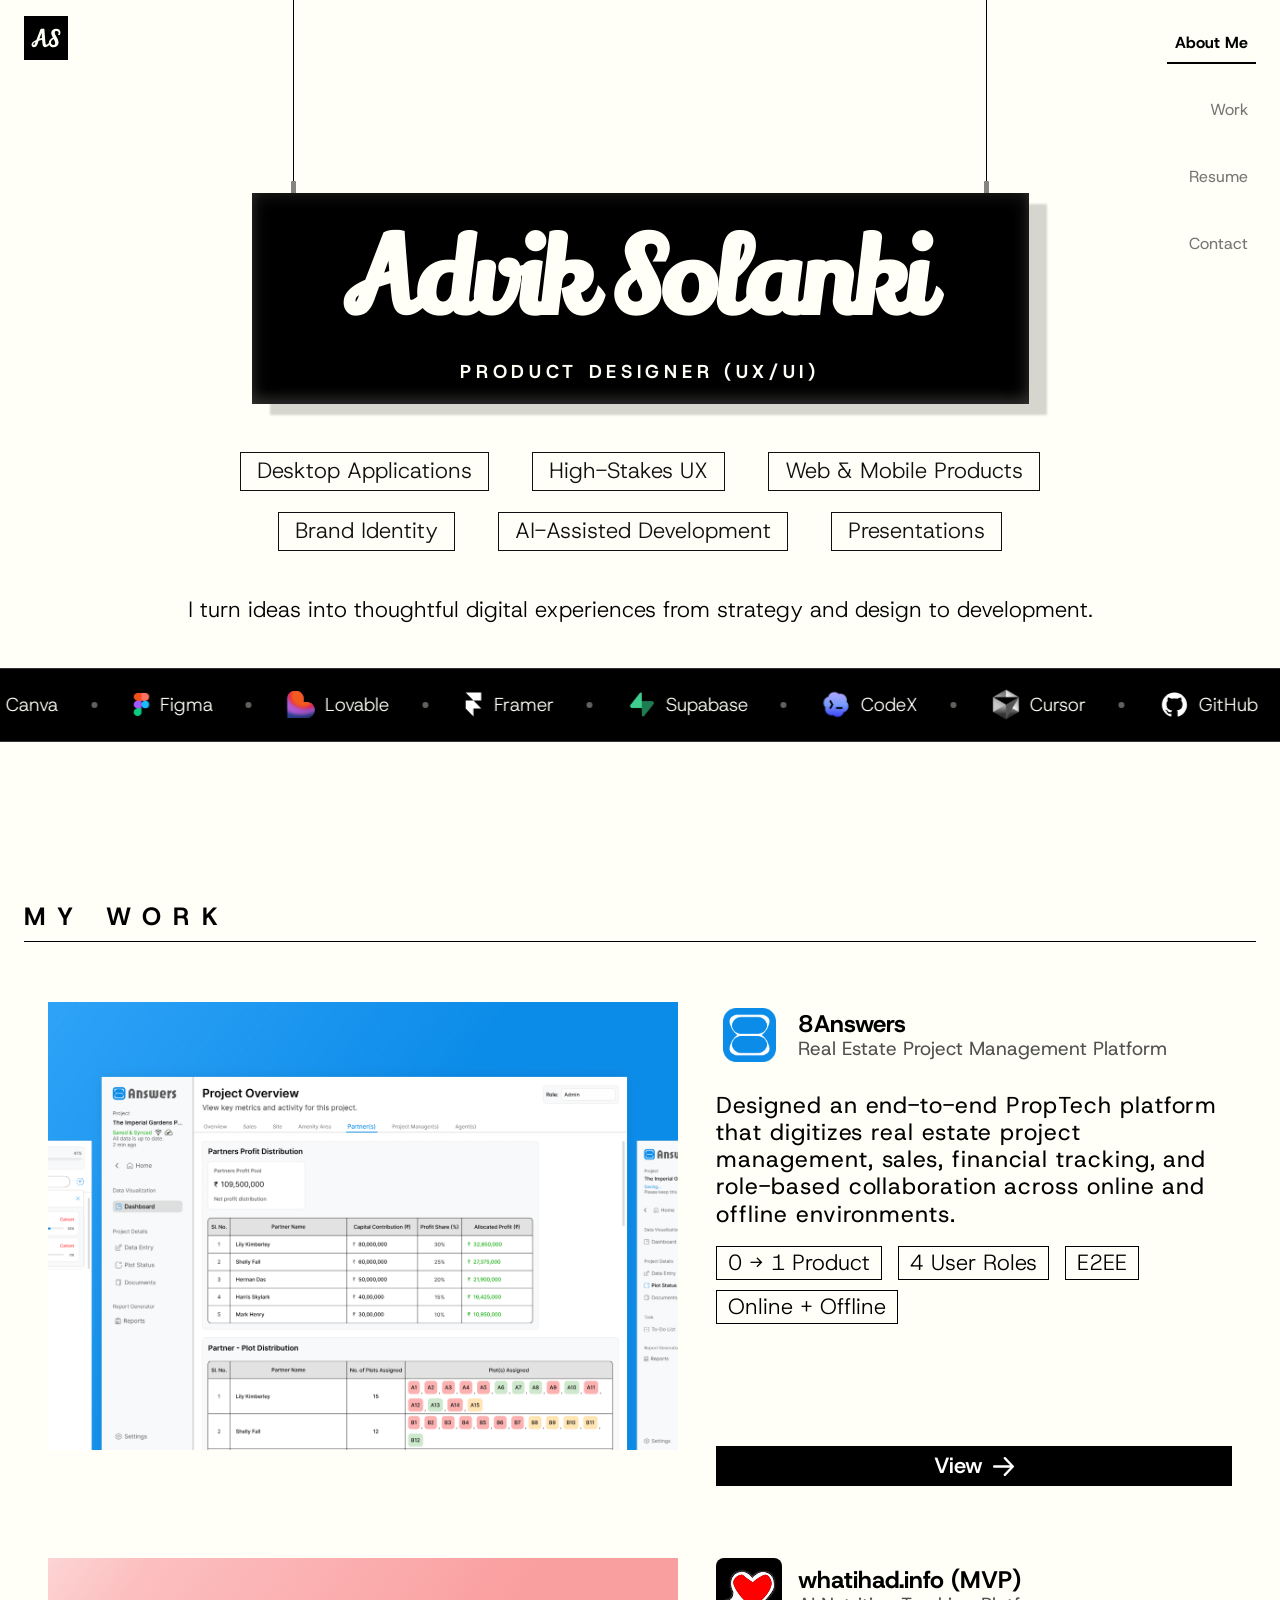
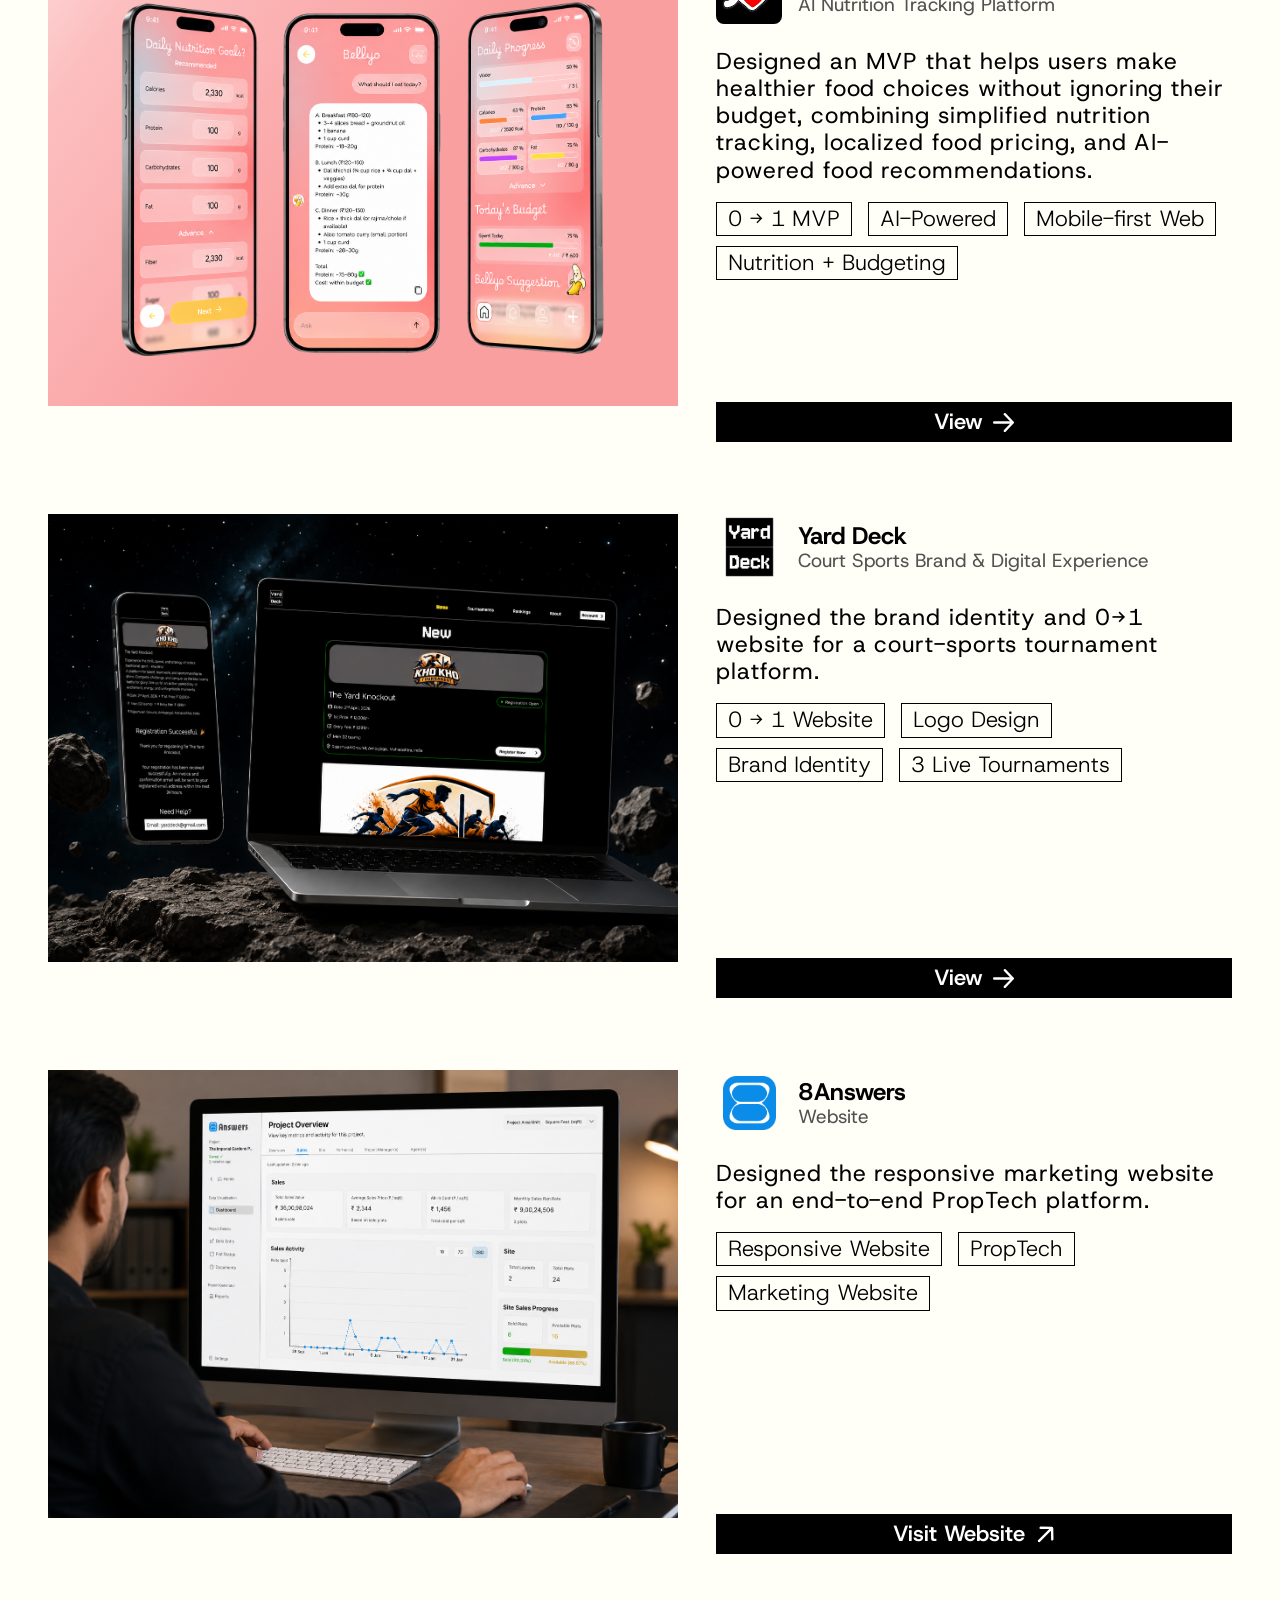
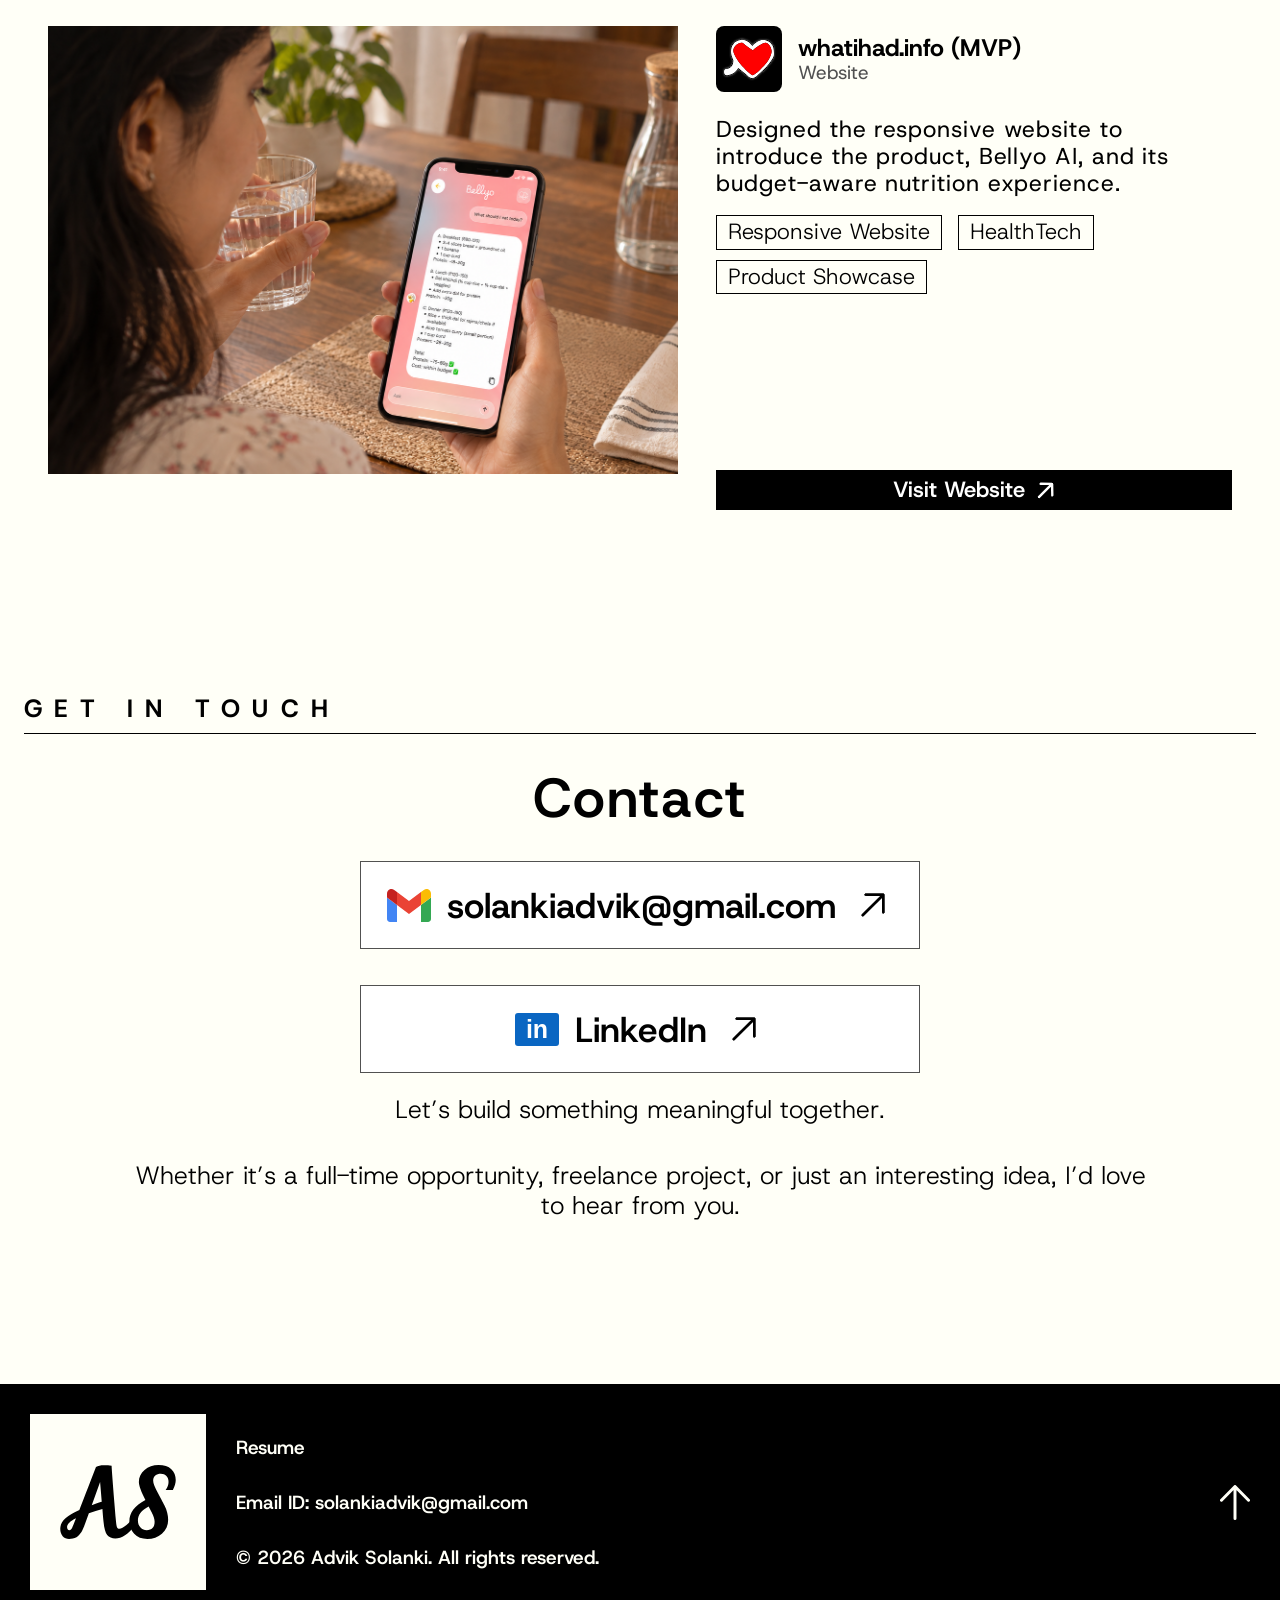
<file: index.html>
<!doctype html>
<html lang="en">
  <head>
    <meta charset="UTF-8" />
    <meta name="viewport" content="width=device-width, initial-scale=1.0" />
    <meta name="theme-color" content="#fffff7" />
    <meta name="description" content="Portfolio of Advik Solanki, a product designer creating thoughtful digital experiences from strategy and UX/UI design to development." />
    <meta name="robots" content="index,follow" />
    <link rel="icon" href="/public/assets/logo-header.svg" type="image/svg+xml" />
    <link rel="apple-touch-icon" href="/public/assets/logo-header.svg" />
    <title>Advik Solanki | Product Designer &amp; Developer</title>
    <meta property="og:type" content="website" />
    <meta property="og:title" content="Advik Solanki | Product Designer &amp; Developer" />
    <meta property="og:description" content="Thoughtful digital experiences from strategy and UX/UI design to development." />
    <meta name="twitter:card" content="summary" />
    <meta name="twitter:title" content="Advik Solanki | Product Designer &amp; Developer" />
    <meta name="twitter:description" content="Thoughtful digital experiences from strategy and UX/UI design to development." />
    <script type="application/ld+json">
      {"@context":"https://schema.org","@type":"Person","name":"Advik Solanki","jobTitle":"Product Designer","description":"Product designer creating thoughtful digital experiences from strategy and UX/UI design to development.","sameAs":["https://www.linkedin.com/in/advik-solanki/"]}
    </script>
    <link rel="preconnect" href="https://fonts.googleapis.com" />
    <link rel="preconnect" href="https://fonts.gstatic.com" crossorigin />
    <link href="https://fonts.googleapis.com/css2?family=Lily+Script+One&family=Nothing+You+Could+Do&family=Host+Grotesk:ital,wght@0,300;0,400;0,600;0,700;1,300&display=swap" rel="stylesheet" />
    <link rel="stylesheet" href="styles.css" />
    <link rel="stylesheet" href="navigation.css" />
  </head>
  <body>
    <header class="site-header" aria-label="Primary navigation">
      <a class="monogram" href="#about_me" aria-label="Advik Solanki home"><img src="public/assets/logo-header.svg" alt="" /></a>
      <nav>
        <a class="active" href="#about_me" aria-current="page">About Me</a>
        <a href="#work">Work</a>
        <a href="public/assets/Advik_Resume.pdf" target="_blank" rel="noreferrer">Resume</a>
        <a href="#contact">Contact</a>
      </nav>
      <button class="menu-toggle" type="button" aria-label="Open navigation" aria-expanded="false"><span></span><span></span><span></span></button>
    </header>

    <main id="about_me" class="hero">
      <section class="identity" aria-labelledby="name">
        <div class="name-banner">
          <div class="banner-threads" aria-hidden="true"><span></span><span></span></div>
          <span class="eyelet eyelet-left" aria-hidden="true"></span>
          <span class="eyelet eyelet-right" aria-hidden="true"></span>
          <h1 id="name">Advik Solanki</h1>
          <p>Product Designer (UX/UI)</p>
        </div>

        <div class="intro">
          <div class="tag-list" aria-label="Design specialities">
            <button class="tag" type="button">Desktop Applications</button>
            <button class="tag" type="button">High-Stakes UX</button>
            <button class="tag" type="button">Web &amp; Mobile Products</button>
            <button class="tag" type="button">Brand Identity</button>
            <button class="tag" type="button">AI-Assisted Development</button>
            <button class="tag" type="button">Presentations</button>
          </div>
          <p>I turn ideas into thoughtful digital experiences from strategy and design to development.</p>
        </div>

        <section class="skills" aria-label="Tools and skills">
          <div class="ticker" aria-label="Drag to browse tools">
            <div class="ticker-group">
          <span class="tool canva"><img src="public/assets/canva.svg" alt="" />Canva</span><i></i>
          <span class="tool figma-tool"><img src="public/assets/figma.png" alt="" />Figma</span><i></i>
          <span class="tool lovable-tool"><span class="lovable-logo"><img src="public/assets/lovable-1.svg" alt="" /><img src="public/assets/lovable-2.svg" alt="" /><img src="public/assets/lovable-3.svg" alt="" /><img src="public/assets/lovable-4.svg" alt="" /></span>Lovable</span><i></i>
          <span class="tool"><img src="public/assets/framer.svg" alt="" />Framer</span><i></i>
          <span class="tool supabase-tool"><img src="public/assets/supabase.png" alt="" />Supabase</span><i></i>
          <span class="tool"><img src="public/assets/codex.png" alt="" />CodeX</span><i></i>
          <span class="tool"><img src="public/assets/cursor.png" alt="" />Cursor</span><i></i>
          <span class="tool"><img src="public/assets/github.svg" alt="" />GitHub</span><i></i>
          <span class="tool"><img src="public/assets/notion.svg" alt="" />Notion</span><i></i>
          <span class="tool google-ai-tool"><img src="public/assets/google-ai.png" alt="" />Google AI Studio</span><i></i>
          <span class="tool"><img src="public/assets/google-analytics.png" alt="" />Google Analytics</span><i></i>
          <span class="tool netlify-tool"><img src="public/assets/netlify.png" alt="" />Netlify</span><i></i>
          <span class="tool"><img src="public/assets/bolt.svg" alt="" />Bolt.new</span><i></i>
          <span class="tool jira-tool"><img src="public/assets/jira.png" alt="" />Jira</span><i></i>
          <span class="tool google-workspace-tool"><span class="workspace-logo"><img src="public/assets/google-workspace.png" alt="" /></span>Google Workspace</span><i></i>
          <span class="tool"><img src="public/assets/microsoft-office.png" alt="" />Microsoft Office Suite</span><i></i>
            </div>
            <div class="ticker-group" aria-hidden="true"></div>
          </div>
        </section>
      </section>
    </main>

    <section class="work" id="work" aria-labelledby="work-heading">
      <div class="section-heading">
        <h2 id="work-heading">My Work</h2>
      </div>

      <div class="project-list">
        <article class="project-card" data-card-url="8answers/" tabindex="0" aria-label="View 8Answers project details">
          <div class="project-visual visual-8answers">
            <img src="public/assets/work-8answers-card.png" alt="8Answers project-management dashboard" />
          </div>
          <div class="project-copy">
            <div>
              <div class="project-title"><span class="project-mark mark-8answers"><img src="public/assets/logo-8answers.png" alt="" /></span><div><h3>8Answers</h3><p>Real Estate Project Management Platform</p></div></div>
              <p class="project-description">Designed an end-to-end PropTech platform that digitizes real estate project management, sales, financial tracking, and role-based collaboration across online and offline environments.</p>
              <ul class="project-tags"><li>0 → 1 Product</li><li>4 User Roles</li><li>E2EE</li><li>Online + Offline</li></ul>
            </div>
            <a class="project-link" href="8answers/">View <img class="project-arrow project-arrow-right" src="public/assets/arrow-up-right.svg" alt="" /></a>
          </div>
        </article>

        <article class="project-card" data-card-url="whatihad.info/" tabindex="0" aria-label="View whatihad.info project details">
          <div class="project-visual visual-nutrition"><img src="public/assets/work-nutrition-figma.png" alt="Bellyo AI nutrition tracking app" /></div>
          <div class="project-copy">
            <div>
              <div class="project-title"><span class="project-mark mark-whatihad"><img src="public/assets/logo-whatihad.svg" alt="" /></span><div><h3>whatihad.info (MVP)</h3><p>AI Nutrition Tracking Platform</p></div></div>
              <p class="project-description">Designed an MVP that helps users make healthier food choices without ignoring their budget, combining simplified nutrition tracking, localized food pricing, and AI-powered food recommendations.</p>
              <ul class="project-tags"><li>0 → 1 MVP</li><li>AI-Powered</li><li>Mobile-first Web</li><li>Nutrition + Budgeting</li></ul>
            </div>
            <a class="project-link" href="whatihad.info/">View <img class="project-arrow project-arrow-right" src="public/assets/arrow-up-right.svg" alt="" /></a>
          </div>
        </article>

        <article class="project-card" data-card-url="yard_deck/" tabindex="0" aria-label="View Yard Deck project details">
          <div class="project-visual"><img src="public/assets/work-yard.png" alt="Yard Deck court-sports website on laptop" /></div>
          <div class="project-copy">
            <div>
              <div class="project-title"><span class="project-mark mark-yard"><img src="public/assets/logo-yard-deck.png" alt="" /></span><div><h3>Yard Deck</h3><p>Court Sports Brand &amp; Digital Experience</p></div></div>
              <p class="project-description">Designed the brand identity and 0→1 website for a court-sports tournament platform.</p>
              <ul class="project-tags"><li>0 → 1 Website</li><li>Logo Design</li><li>Brand Identity</li><li>3 Live Tournaments</li></ul>
            </div>
            <a class="project-link" href="yard_deck/">View <img class="project-arrow project-arrow-right" src="public/assets/arrow-up-right.svg" alt="" /></a>
          </div>
        </article>

        <article class="project-card" data-card-url="https://8answers.in" data-card-target="_blank" tabindex="0" aria-label="Open 8Answers website">
          <div class="project-visual"><img src="public/assets/work-8answers-web.png" alt="8Answers responsive marketing website" /></div>
          <div class="project-copy">
            <div>
              <div class="project-title"><span class="project-mark mark-8answers"><img src="public/assets/logo-8answers.png" alt="" /></span><div><h3>8Answers</h3><p>Website</p></div></div>
              <p class="project-description">Designed the responsive marketing website for an end-to-end PropTech platform.</p>
              <ul class="project-tags"><li>Responsive Website</li><li>PropTech</li><li>Marketing Website</li></ul>
            </div>
            <a class="project-link" href="https://8answers.in" target="_blank" rel="noreferrer">Visit Website <img class="project-arrow project-arrow-external" src="public/assets/arrow-up-right.svg" alt="" /></a>
          </div>
        </article>

        <article class="project-card" data-card-url="https://whatihad.info" data-card-target="_blank" tabindex="0" aria-label="Open whatihad.info website">
          <div class="project-visual"><img src="public/assets/work-bellyo.png" alt="Bellyo AI nutrition product website" /></div>
          <div class="project-copy">
            <div>
              <div class="project-title"><span class="project-mark mark-whatihad"><img src="public/assets/logo-whatihad.svg" alt="" /></span><div><h3>whatihad.info (MVP)</h3><p>Website</p></div></div>
              <p class="project-description">Designed the responsive website to introduce the product, Bellyo AI, and its budget-aware nutrition experience.</p>
              <ul class="project-tags"><li>Responsive Website</li><li>HealthTech</li><li>Product Showcase</li></ul>
            </div>
            <a class="project-link" href="https://whatihad.info" target="_blank" rel="noreferrer">Visit Website <img class="project-arrow project-arrow-external" src="public/assets/arrow-up-right.svg" alt="" /></a>
          </div>
        </article>
      </div>
    </section>

    <section class="contact" aria-labelledby="contact-heading">
      <div class="section-heading" id="contact"><h2>Get in Touch</h2></div>
      <h2 id="contact-heading">Contact</h2>
      <a class="contact-link" href="https://mail.google.com/mail/?view=cm&amp;fs=1&amp;to=solankiadvik@gmail.com" target="_blank" rel="noreferrer"><img class="gmail-mark" src="public/assets/logo-gmail.svg" alt="" />solankiadvik@gmail.com <img class="contact-arrow" src="public/assets/arrow-contact.svg" alt="" /></a>
      <a class="contact-link" href="https://www.linkedin.com/in/advik-solanki/" target="_blank" rel="noreferrer"><span class="linkedin-mark" aria-hidden="true">in</span>LinkedIn <img class="contact-arrow" src="public/assets/arrow-contact.svg" alt="" /></a>
      <p>Let’s build something meaningful together.</p>
      <p>Whether it’s a full-time opportunity, freelance project, or just an interesting idea, I’d love to hear from you.</p>
    </section>

    <footer>
      <div class="footer-monogram"><img src="public/assets/logo-footer.svg" alt="" /></div>
      <div class="footer-copy"><a href="public/assets/Advik_Resume.pdf" target="_blank" rel="noreferrer">Resume</a><a href="https://mail.google.com/mail/?view=cm&amp;fs=1&amp;to=solankiadvik@gmail.com" target="_blank" rel="noreferrer">Email ID: solankiadvik@gmail.com</a><span>© 2026 Advik Solanki. All rights reserved.</span></div>
      <a class="back-to-top" href="#about_me" aria-label="Back to top"><img src="public/assets/arrow-footer.svg" alt="" /></a>
    </footer>

    <script src="script.js"></script>
    <script src="navigation.js"></script>
  </body>
</html>
</file>
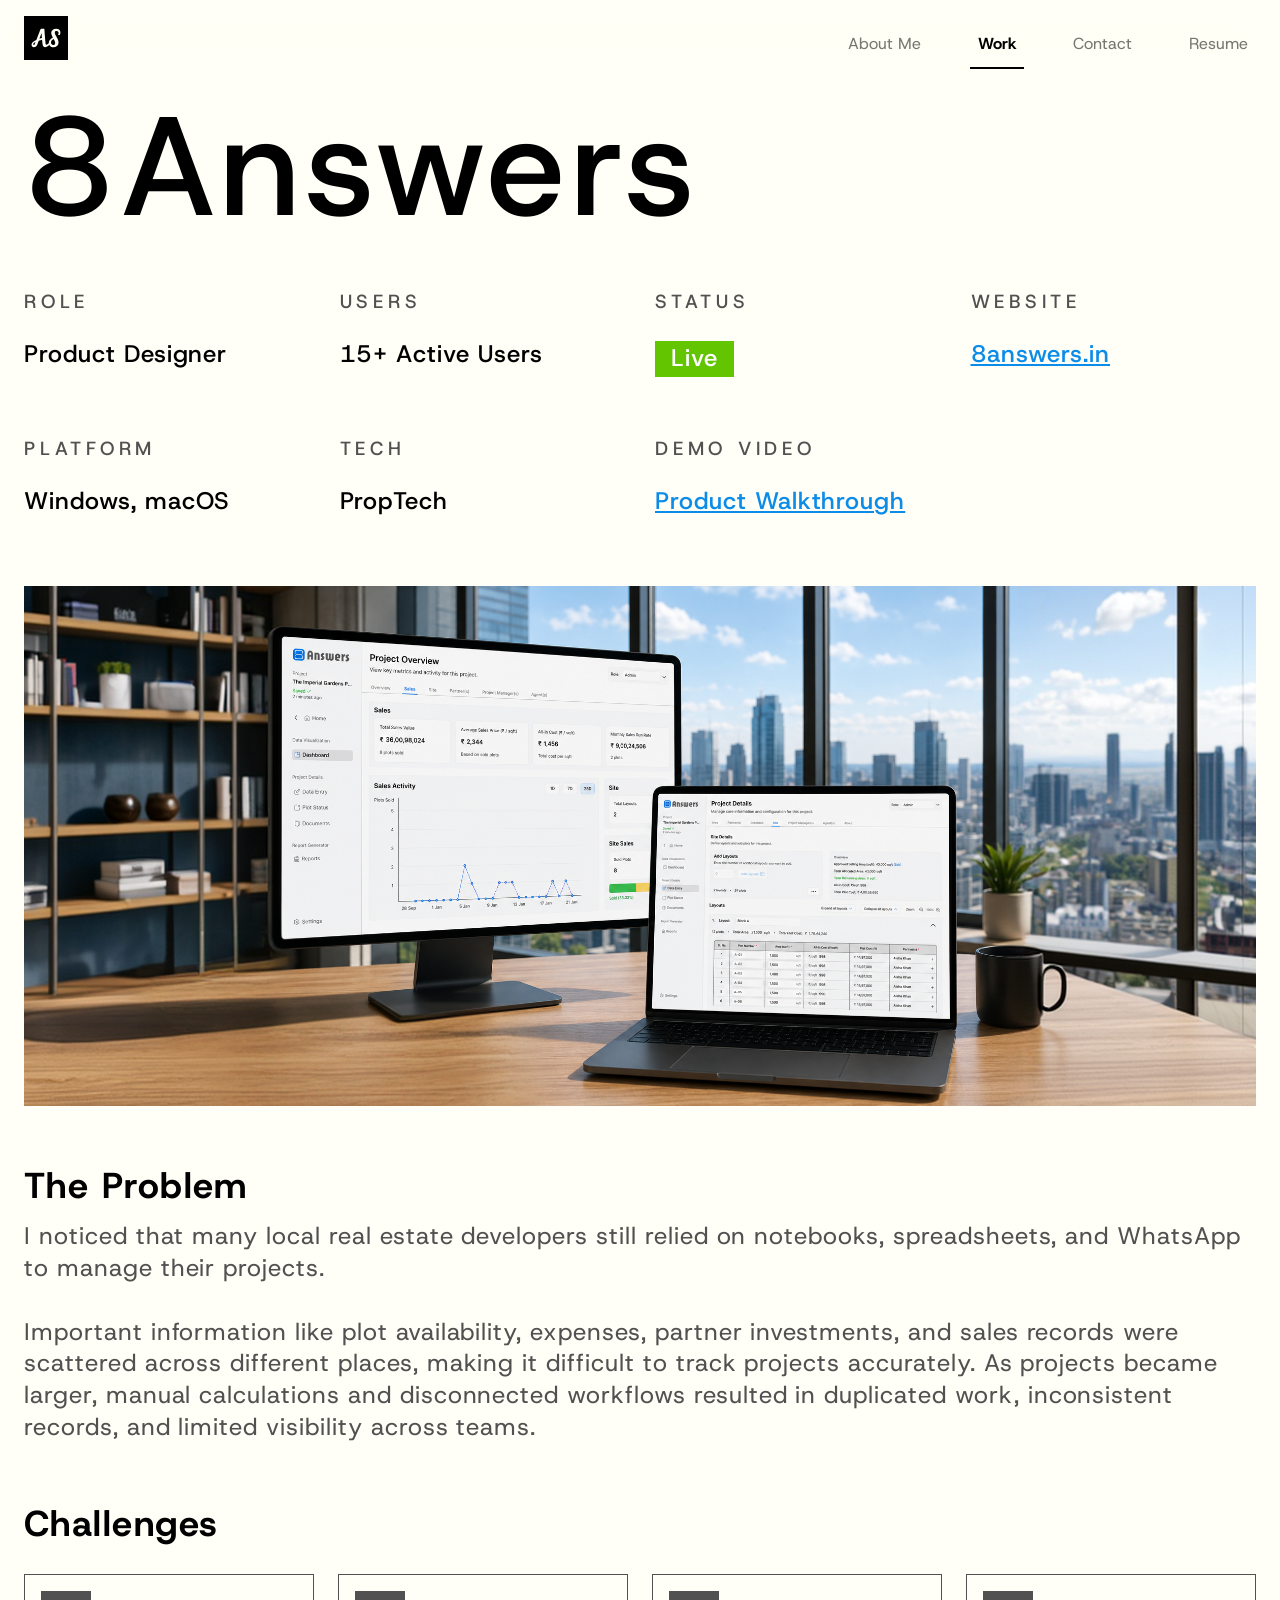
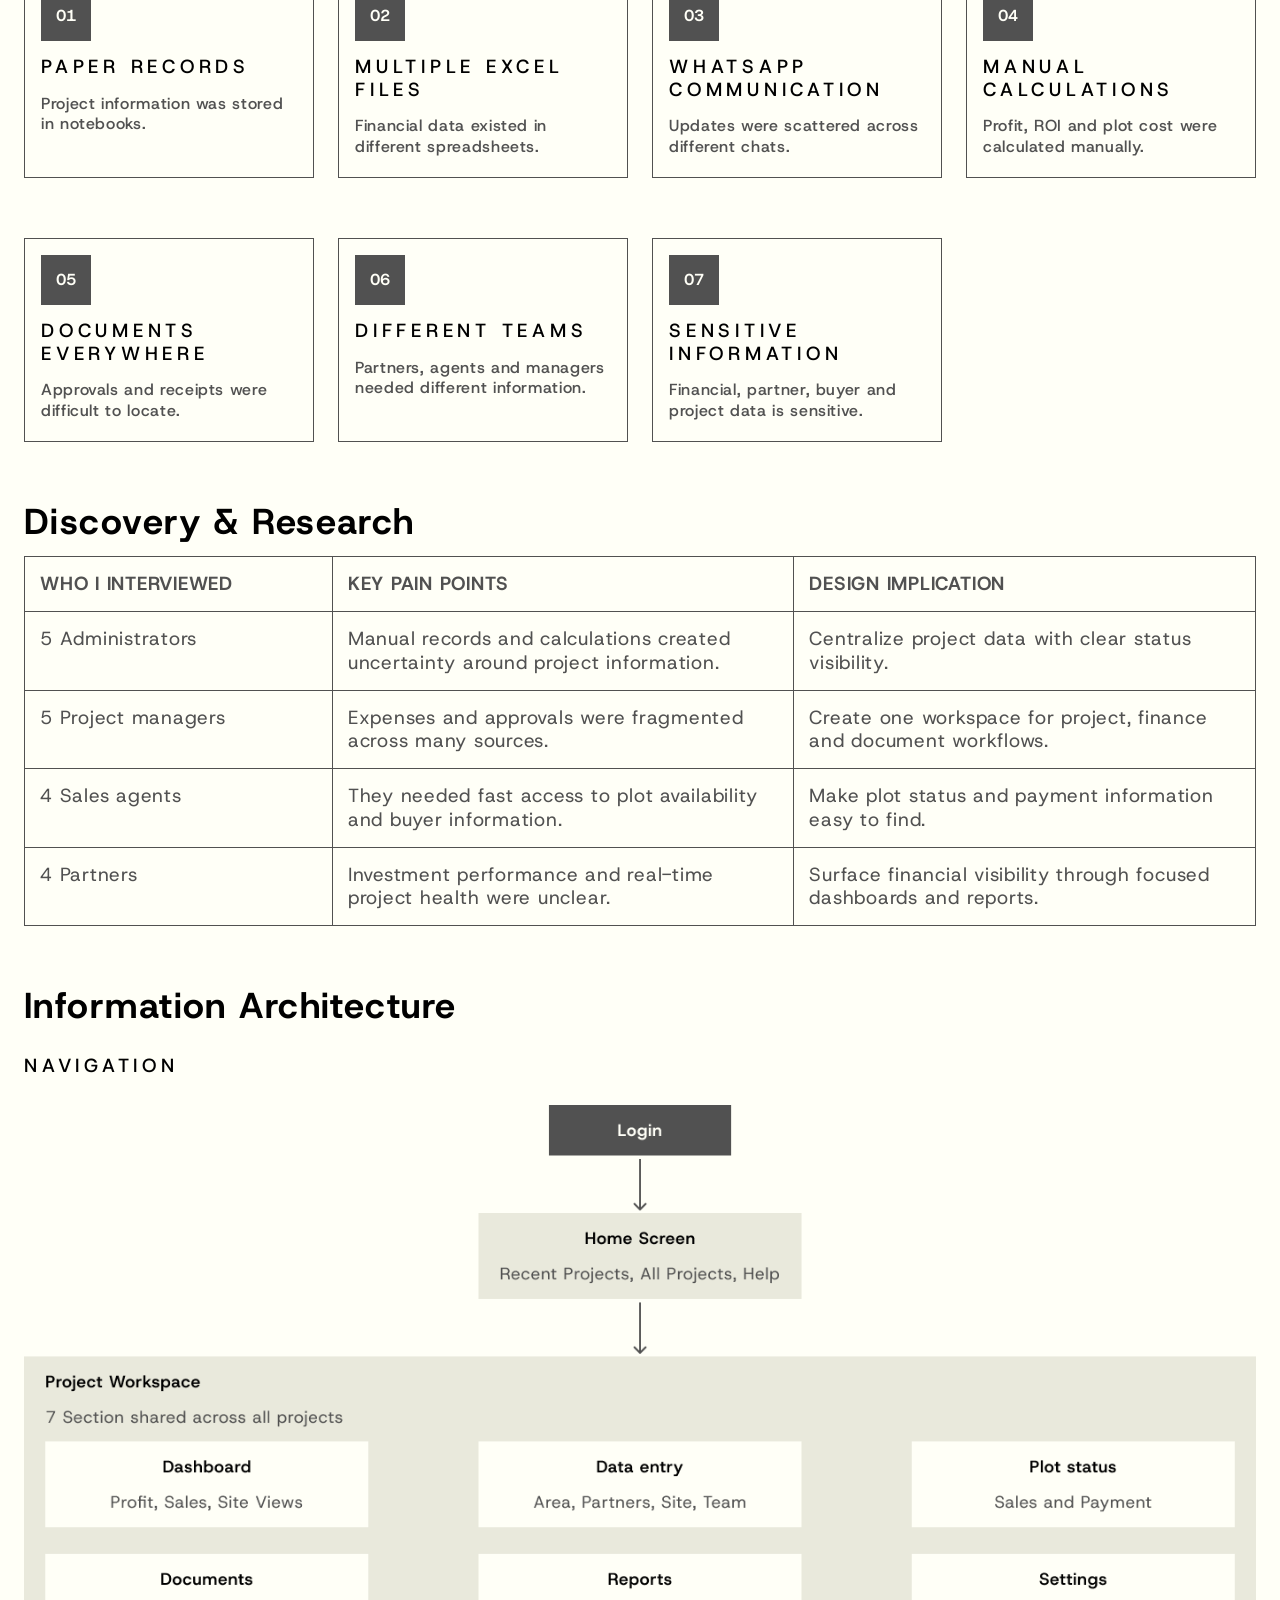
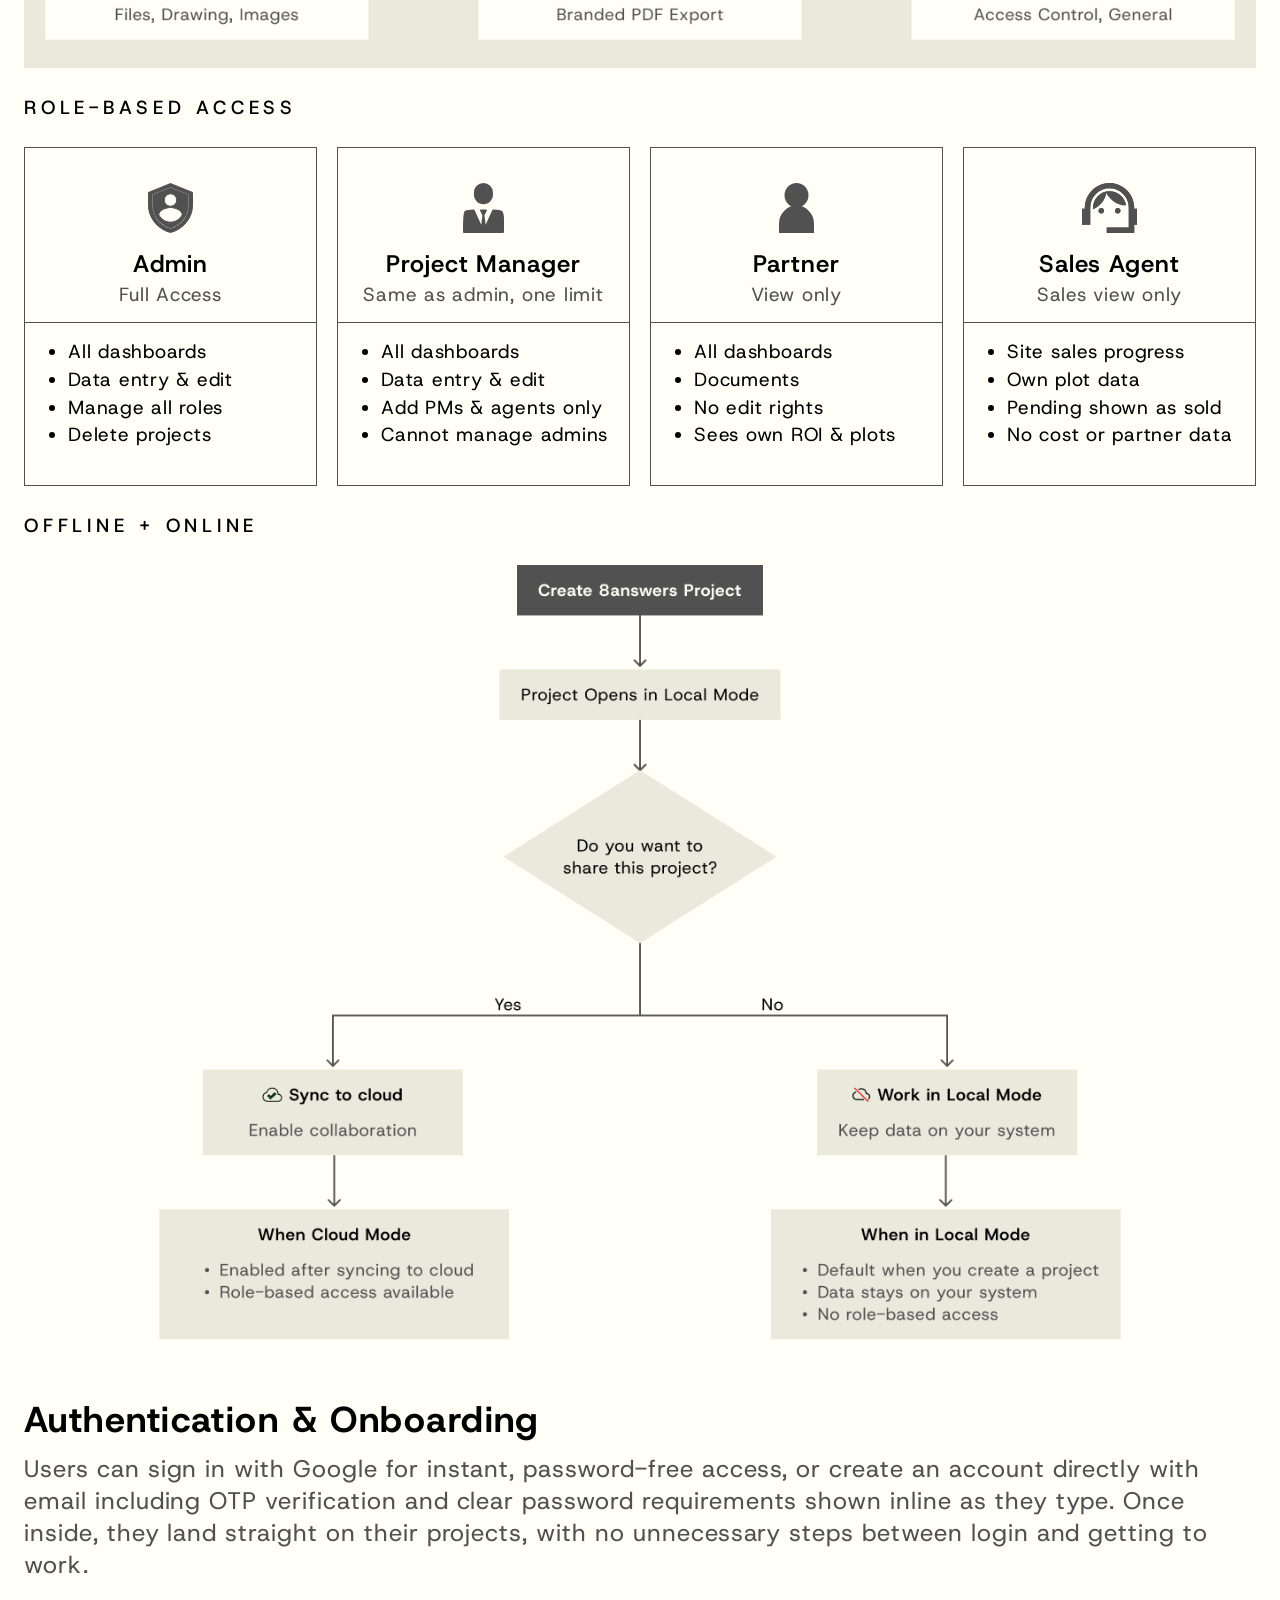
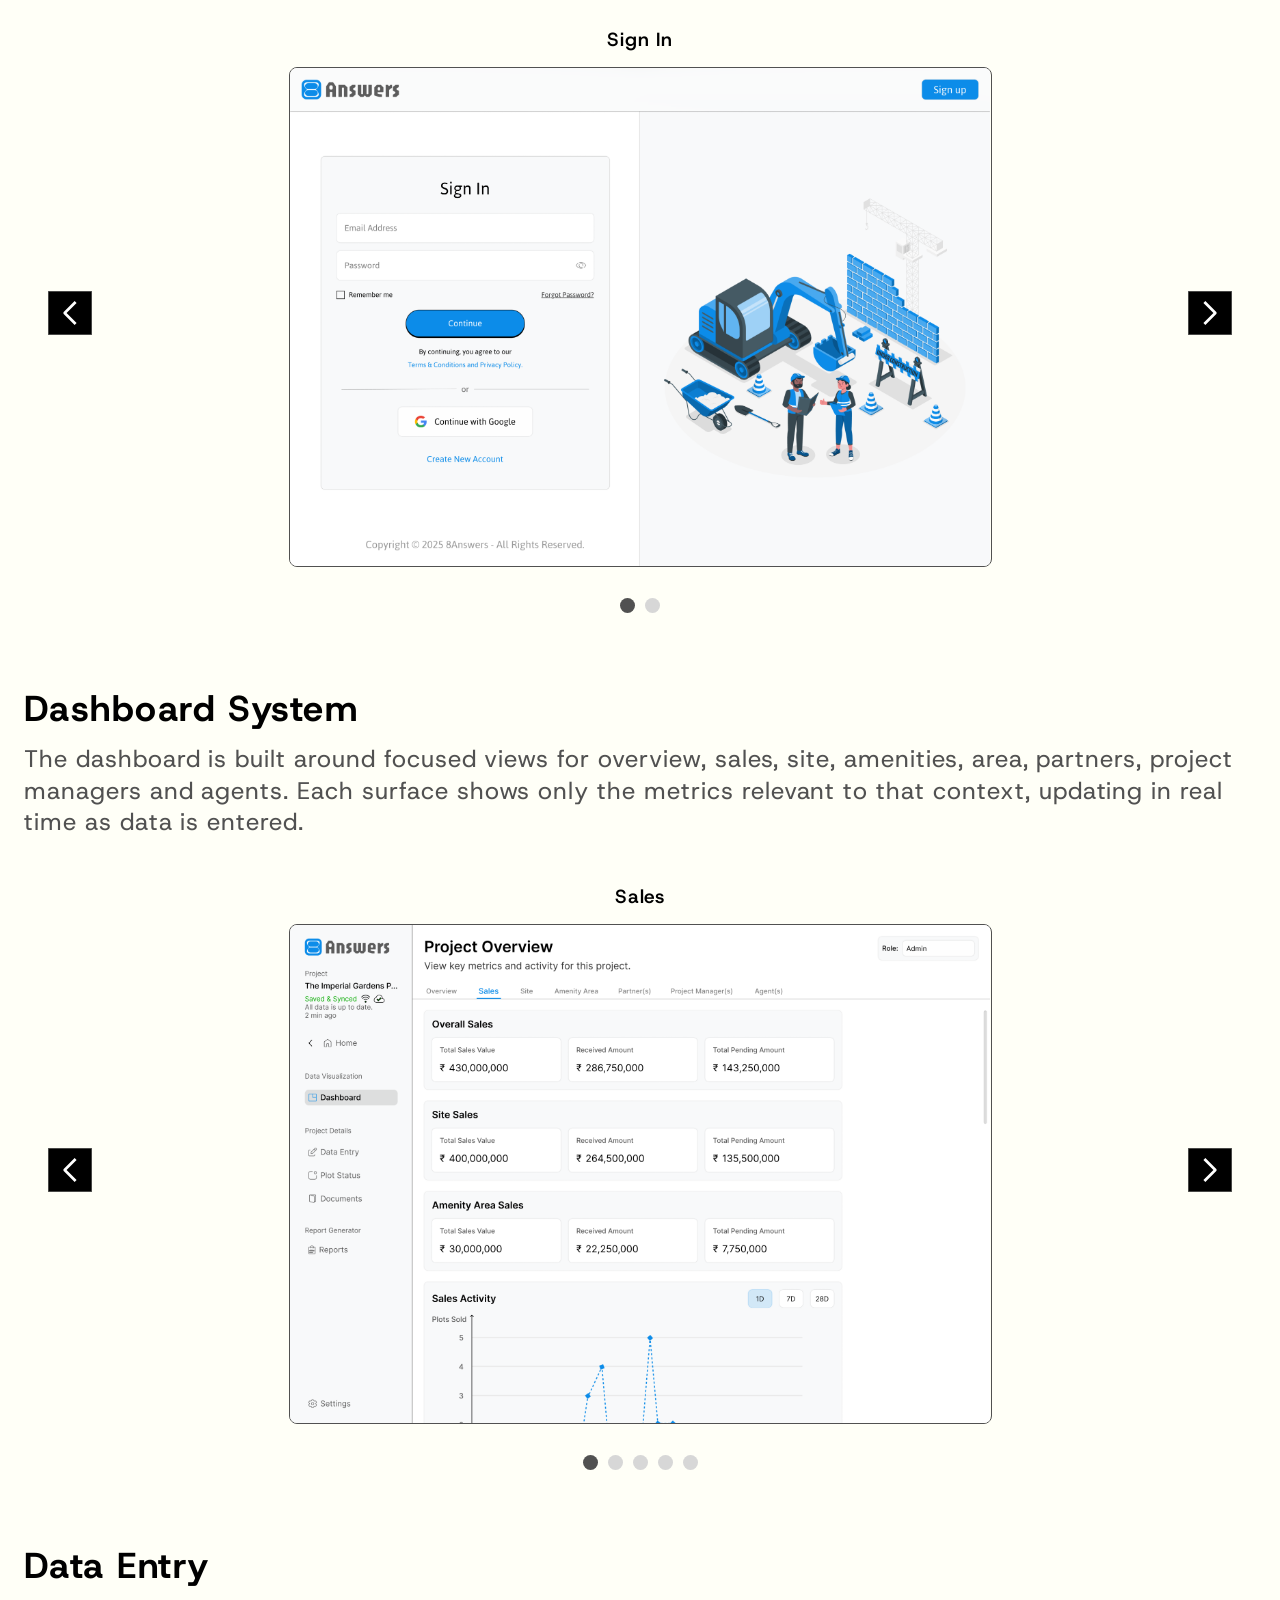
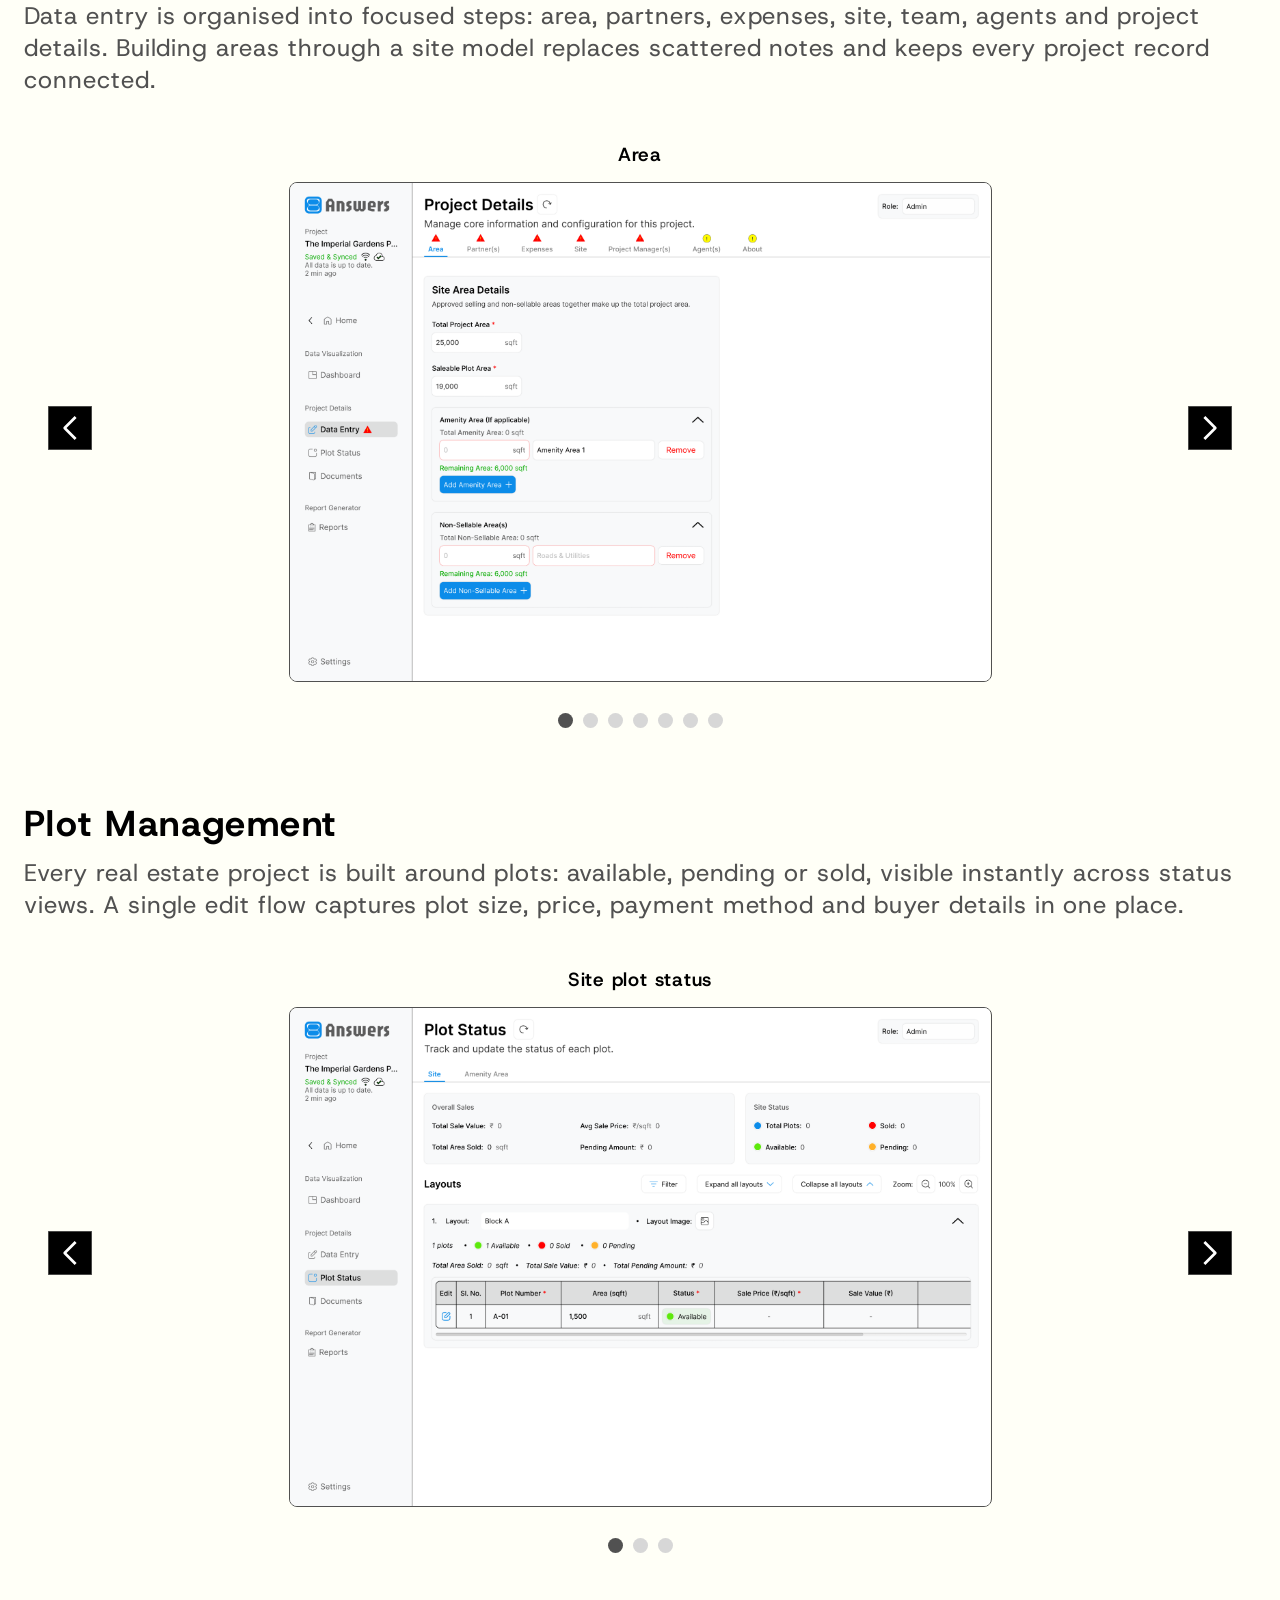
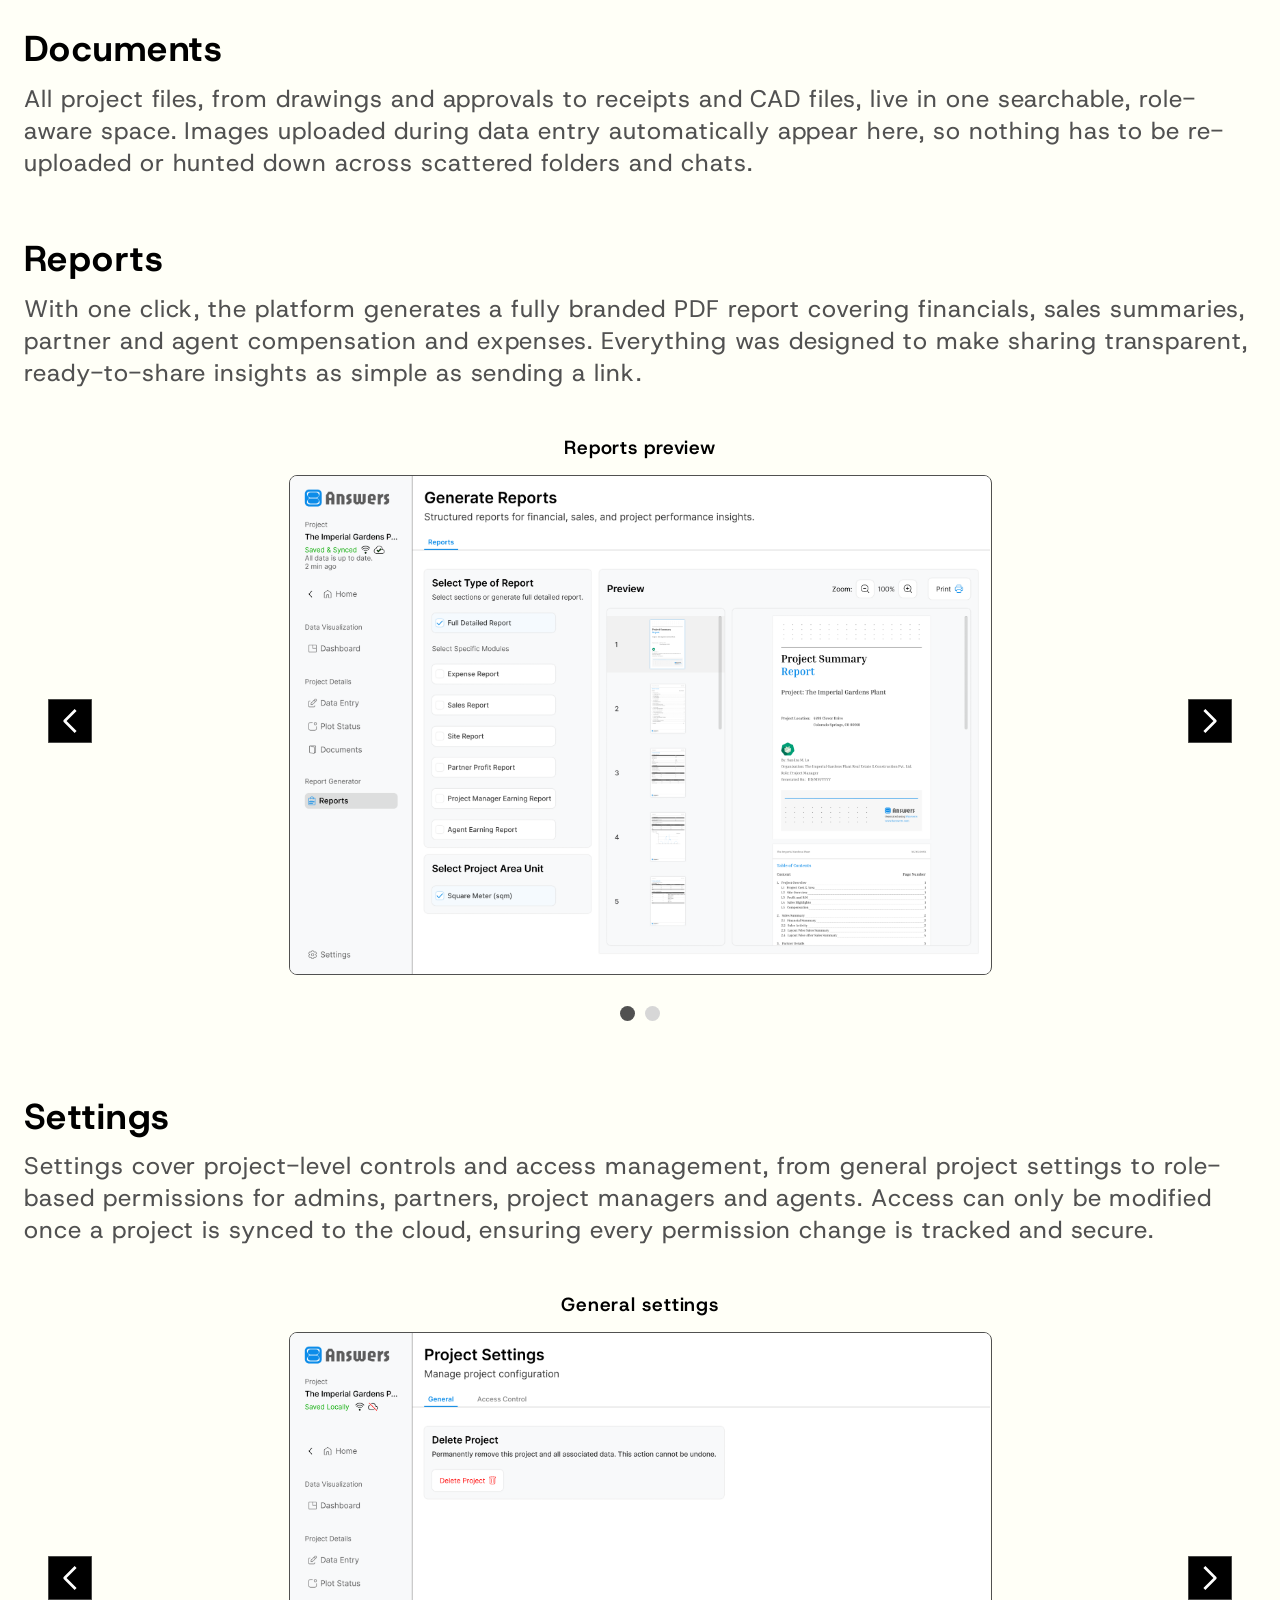
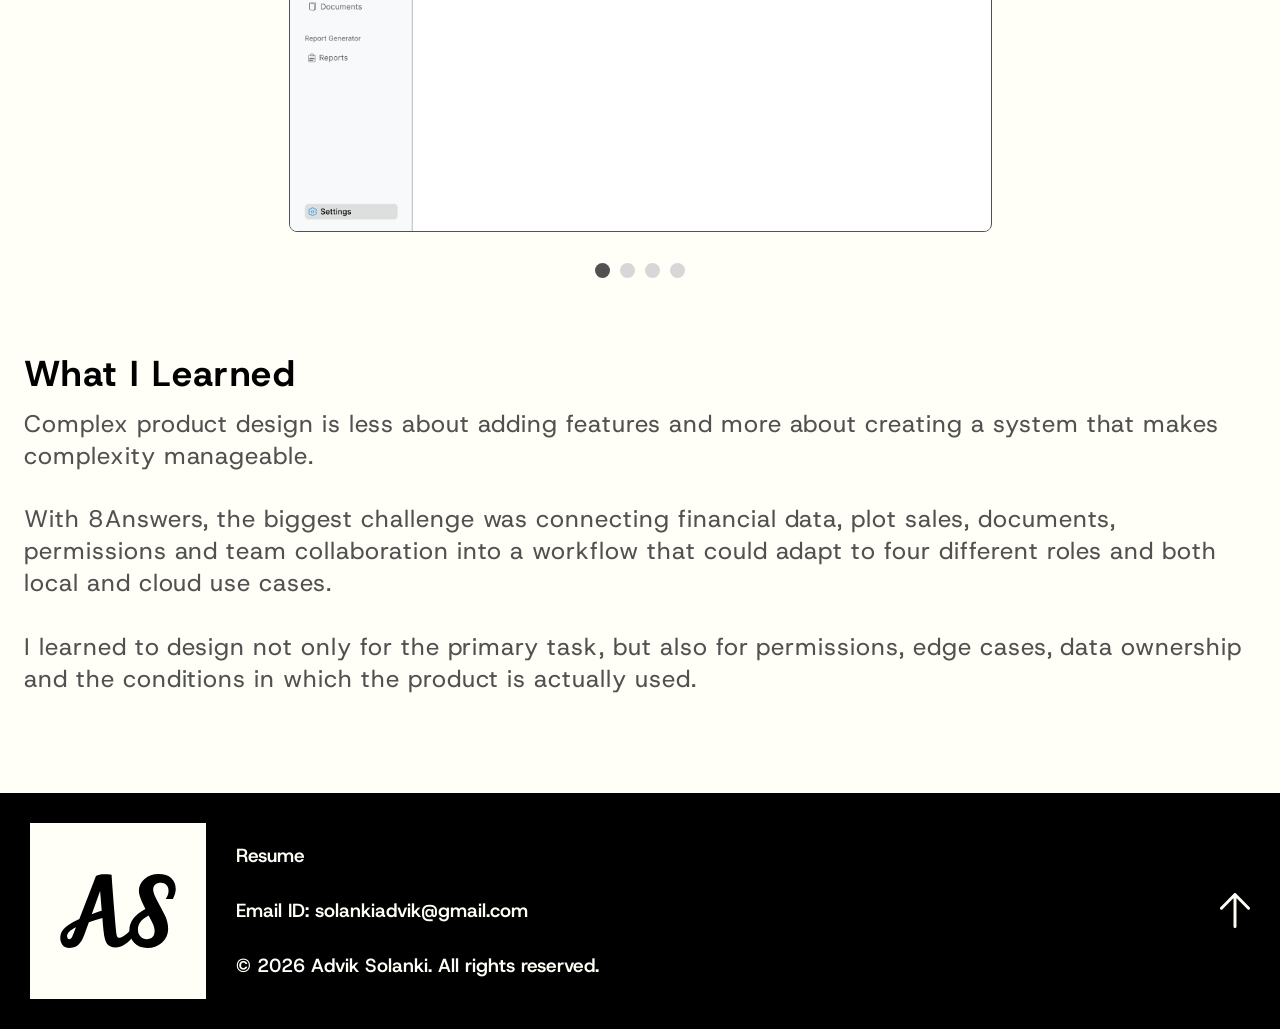
<file: 8answers.html>
<!doctype html>
<html lang="en">
  <head>
    <meta charset="UTF-8" />
    <meta name="viewport" content="width=device-width, initial-scale=1.0" />
    <base href="/" />
    <meta name="description" content="8Answers case study: a role-based real estate project management platform designed by Advik Solanki." />
    <meta name="robots" content="index,follow" />
    <link rel="icon" href="/public/assets/logo-header.svg" type="image/svg+xml" />
    <link rel="apple-touch-icon" href="/public/assets/logo-header.svg" />
    <title>8Answers Case Study | Advik Solanki</title>
    <meta property="og:type" content="article" />
    <meta property="og:title" content="8Answers Case Study | Advik Solanki" />
    <meta property="og:description" content="A role-based real estate project management platform for teams, partners, and sales agents." />
    <meta name="twitter:card" content="summary" />
    <meta name="twitter:title" content="8Answers Case Study | Advik Solanki" />
    <meta name="twitter:description" content="A role-based real estate project management platform for teams, partners, and sales agents." />
    <script type="application/ld+json">
      {"@context":"https://schema.org","@type":"CreativeWork","name":"8Answers Case Study","author":{"@type":"Person","name":"Advik Solanki"},"description":"A role-based real estate project management platform for teams, partners, and sales agents."}
    </script>
    <link rel="preconnect" href="https://fonts.googleapis.com" />
    <link rel="preconnect" href="https://fonts.gstatic.com" crossorigin />
    <link href="https://fonts.googleapis.com/css2?family=Host+Grotesk:wght@400;500;600;700&display=swap" rel="stylesheet" />
    <link rel="stylesheet" href="8answers.css" />
    <link rel="stylesheet" href="navigation.css" />
  </head>
  <body id="top">
    <header class="site-header" aria-label="Primary navigation">
      <a class="monogram" href="/#about_me" aria-label="Advik Solanki home"><img src="public/assets/logo-header.svg" alt="" /></a>
      <nav><a href="/#about_me">About Me</a><a class="active" href="/#work">Work</a><a href="/#contact">Contact</a><a href="public/assets/Advik_Resume.pdf" target="_blank" rel="noreferrer">Resume</a></nav>
      <button class="menu-toggle" type="button" aria-label="Open navigation" aria-expanded="false"><span></span><span></span><span></span></button>
    </header>

    <main class="case-study">
      <h1>8Answers</h1>
      <section class="project-facts" aria-label="Project facts"><dl>
        <div><dt>Role</dt><dd>Product Designer</dd></div><div><dt>Users</dt><dd>15+ Active Users</dd></div><div><dt>Status</dt><dd><span class="status-live">Live</span></dd></div><div><dt>Website</dt><dd><a href="https://8answers.in" target="_blank" rel="noreferrer">8answers.in</a></dd></div>
        <div><dt>Platform</dt><dd>Windows, macOS</dd></div><div><dt>Tech</dt><dd>PropTech</dd></div><div><dt>Demo Video</dt><dd><a class="walkthrough-link" href="https://youtu.be/eU9oLOobhTw" target="_blank" rel="noreferrer">Product Walkthrough</a></dd></div>
      </dl></section>
      <figure class="hero-visual"><img src="public/assets/8answers-hero.png" alt="8Answers real estate project management platform shown on desktop devices" /></figure>

      <div class="case-content">
        <section><h2>The Problem</h2><p class="intro-copy">I noticed that many local real estate developers still relied on notebooks, spreadsheets, and WhatsApp to manage their projects.<br><br>Important information like plot availability, expenses, partner investments, and sales records were scattered across different places, making it difficult to track projects accurately. As projects became larger, manual calculations and disconnected workflows resulted in duplicated work, inconsistent records, and limited visibility across teams.</p></section>

        <section><h2>Challenges</h2><div class="challenge-grid">
          <article><b>01</b><h3>Paper records</h3><p>Project information was stored in notebooks.</p></article><article><b>02</b><h3>Multiple Excel files</h3><p>Financial data existed in different spreadsheets.</p></article><article><b>03</b><h3>WhatsApp communication</h3><p>Updates were scattered across different chats.</p></article><article><b>04</b><h3>Manual calculations</h3><p>Profit, ROI and plot cost were calculated manually.</p></article><article><b>05</b><h3>Documents everywhere</h3><p>Approvals and receipts were difficult to locate.</p></article><article><b>06</b><h3>Different teams</h3><p>Partners, agents and managers needed different information.</p></article><article><b>07</b><h3>Sensitive information</h3><p>Financial, partner, buyer and project data is sensitive.</p></article>
        </div></section>

        <section><h2>Discovery &amp; Research</h2><div class="research-table" role="table"><div class="research-row research-head" role="row"><b>Who I interviewed</b><b>Key pain points</b><b>Design implication</b></div><div class="research-row" role="row"><span>5 Administrators</span><span>Manual records and calculations created uncertainty around project information.</span><span>Centralize project data with clear status visibility.</span></div><div class="research-row" role="row"><span>5 Project managers</span><span>Expenses and approvals were fragmented across many sources.</span><span>Create one workspace for project, finance and document workflows.</span></div><div class="research-row" role="row"><span>4 Sales agents</span><span>They needed fast access to plot availability and buyer information.</span><span>Make plot status and payment information easy to find.</span></div><div class="research-row" role="row"><span>4 Partners</span><span>Investment performance and real-time project health were unclear.</span><span>Surface financial visibility through focused dashboards and reports.</span></div></div></section>

        <section class="architecture"><h2>Information Architecture</h2><p class="label">Navigation</p><img class="diagram" src="public/assets/8answers-navigation-flow.png" alt="8Answers project navigation flow" /><div class="role-based-access"><p class="label">Role-based access</p><div class="access-grid"><article><div class="access-heading"><img src="public/assets/8answers-role-admin.svg" alt="" /><div><b>Admin</b><span>Full Access</span></div></div><ul><li>All dashboards</li><li>Data entry &amp; edit</li><li>Manage all roles</li><li>Delete projects</li></ul></article><article><div class="access-heading"><img src="public/assets/8answers-role-manager.svg" alt="" /><div><b>Project Manager</b><span>Same as admin, one limit</span></div></div><ul><li>All dashboards</li><li>Data entry &amp; edit</li><li>Add PMs &amp; agents only</li><li>Cannot manage admins</li></ul></article><article><div class="access-heading"><img src="public/assets/8answers-role-partner.svg" alt="" /><div><b>Partner</b><span>View only</span></div></div><ul><li>All dashboards</li><li>Documents</li><li>No edit rights</li><li>Sees own ROI &amp; plots</li></ul></article><article><div class="access-heading"><img src="public/assets/8answers-role-agent.svg" alt="" /><div><b>Sales Agent</b><span>Sales view only</span></div></div><ul><li>Site sales progress</li><li>Own plot data</li><li>Pending shown as sold</li><li>No cost or partner data</li></ul></article></div></div><p class="label">Offline + online</p><img class="diagram" src="public/assets/8answers-local-cloud-flow.png" alt="8Answers local and cloud project workflow" /></section>

        <section class="product-screens"><h2>Authentication &amp; Onboarding</h2><p class="intro-copy">Users can sign in with Google for instant, password-free access, or create an account directly with email including OTP verification and clear password requirements shown inline as they type. Once inside, they land straight on their projects, with no unnecessary steps between login and getting to work.</p><div class="product-carousel" data-carousel aria-label="Authentication and onboarding screens"><button class="carousel-arrow carousel-previous" type="button" aria-label="Previous authentication screen"><img src="public/assets/carousel-arrow-previous.svg" alt="" /></button><div class="carousel-viewport"><div class="carousel-track"><figure class="carousel-slide"><figcaption>Sign In</figcaption><img src="public/assets/8answers-auth-01.png" alt="8Answers sign-in screen" /></figure><figure class="carousel-slide"><figcaption>Onboarding</figcaption><img src="public/assets/8answers-auth-02.png" alt="8Answers onboarding screen" /></figure></div></div><button class="carousel-arrow carousel-next" type="button" aria-label="Next authentication screen"><img src="public/assets/carousel-arrow-next.svg" alt="" /></button><div class="carousel-dots" aria-label="Authentication screen navigation"><button type="button" aria-label="Show sign in screen"></button><button type="button" aria-label="Show onboarding screen"></button></div></div></section>

        <section class="product-screens"><h2>Dashboard System</h2><p class="intro-copy">The dashboard is built around focused views for overview, sales, site, amenities, area, partners, project managers and agents. Each surface shows only the metrics relevant to that context, updating in real time as data is entered.</p><div class="product-carousel" data-carousel aria-label="Dashboard system screens"><button class="carousel-arrow carousel-previous" type="button" aria-label="Previous dashboard screen"><img src="public/assets/carousel-arrow-previous.svg" alt="" /></button><div class="carousel-viewport"><div class="carousel-track"><figure class="carousel-slide"><figcaption>Sales</figcaption><img src="public/assets/8answers-dashboard-01.png" alt="8Answers sales dashboard" /></figure><figure class="carousel-slide"><figcaption>Site</figcaption><img src="public/assets/8answers-dashboard-02.png" alt="8Answers site dashboard" /></figure><figure class="carousel-slide"><figcaption>Partners</figcaption><img src="public/assets/8answers-dashboard-03.png" alt="8Answers partners dashboard" /></figure><figure class="carousel-slide"><figcaption>Project managers</figcaption><img src="public/assets/8answers-dashboard-04.png" alt="8Answers project managers dashboard" /></figure><figure class="carousel-slide"><figcaption>Agents</figcaption><img src="public/assets/8answers-dashboard-05.png" alt="8Answers agents dashboard" /></figure></div></div><button class="carousel-arrow carousel-next" type="button" aria-label="Next dashboard screen"><img src="public/assets/carousel-arrow-next.svg" alt="" /></button><div class="carousel-dots" aria-label="Dashboard screen navigation"><button type="button" aria-label="Show sales"></button><button type="button" aria-label="Show site"></button><button type="button" aria-label="Show partners"></button><button type="button" aria-label="Show project managers"></button><button type="button" aria-label="Show agents"></button></div></div></section>

        <section class="product-screens"><h2>Data Entry</h2><p class="intro-copy">Data entry is organised into focused steps: area, partners, expenses, site, team, agents and project details. Building areas through a site model replaces scattered notes and keeps every project record connected.</p><div class="product-carousel" data-carousel aria-label="Data entry screens"><button class="carousel-arrow carousel-previous" type="button" aria-label="Previous data entry screen"><img src="public/assets/carousel-arrow-previous.svg" alt="" /></button><div class="carousel-viewport"><div class="carousel-track"><figure class="carousel-slide"><figcaption>Area</figcaption><img src="public/assets/8answers-data-01.png" alt="Area data entry screen" /></figure><figure class="carousel-slide"><figcaption>Partners</figcaption><img src="public/assets/8answers-data-02.png" alt="Partners data entry screen" /></figure><figure class="carousel-slide"><figcaption>Expenses</figcaption><img src="public/assets/8answers-data-03.png" alt="Expenses data entry screen" /></figure><figure class="carousel-slide"><figcaption>Site</figcaption><img src="public/assets/8answers-data-04.png" alt="Site data entry screen" /></figure><figure class="carousel-slide"><figcaption>Edit tool</figcaption><img src="public/assets/8answers-data-05.png" alt="Edit tool screen" /></figure><figure class="carousel-slide"><figcaption>Project manager</figcaption><img src="public/assets/8answers-data-06.png" alt="Project manager data entry screen" /></figure><figure class="carousel-slide"><figcaption>About</figcaption><img src="public/assets/8answers-data-07.png" alt="Project details screen" /></figure></div></div><button class="carousel-arrow carousel-next" type="button" aria-label="Next data entry screen"><img src="public/assets/carousel-arrow-next.svg" alt="" /></button><div class="carousel-dots" aria-label="Data entry screen navigation"><button type="button" aria-label="Show area"></button><button type="button" aria-label="Show partners"></button><button type="button" aria-label="Show expenses"></button><button type="button" aria-label="Show site"></button><button type="button" aria-label="Show edit tool"></button><button type="button" aria-label="Show project manager"></button><button type="button" aria-label="Show about"></button></div></div></section>

        <section class="product-screens"><h2>Plot Management</h2><p class="intro-copy">Every real estate project is built around plots: available, pending or sold, visible instantly across status views. A single edit flow captures plot size, price, payment method and buyer details in one place.</p><div class="product-carousel" data-carousel aria-label="Plot management screens"><button class="carousel-arrow carousel-previous" type="button" aria-label="Previous plot management screen"><img src="public/assets/carousel-arrow-previous.svg" alt="" /></button><div class="carousel-viewport"><div class="carousel-track"><figure class="carousel-slide"><figcaption>Site plot status</figcaption><img src="public/assets/8answers-plot-01.png" alt="Site plot status screen" /></figure><figure class="carousel-slide"><figcaption>Plot status details</figcaption><img src="public/assets/8answers-plot-02.png" alt="Plot status details screen" /></figure><figure class="carousel-slide"><figcaption>Payment entry</figcaption><img src="public/assets/8answers-plot-03.png" alt="Payment entry screen" /></figure></div></div><button class="carousel-arrow carousel-next" type="button" aria-label="Next plot management screen"><img src="public/assets/carousel-arrow-next.svg" alt="" /></button><div class="carousel-dots" aria-label="Plot management screen navigation"><button type="button" aria-label="Show plot status"></button><button type="button" aria-label="Show plot details"></button><button type="button" aria-label="Show payment entry"></button></div></div></section>

        <section><h2>Documents</h2><p class="intro-copy">All project files, from drawings and approvals to receipts and CAD files, live in one searchable, role-aware space. Images uploaded during data entry automatically appear here, so nothing has to be re-uploaded or hunted down across scattered folders and chats.</p></section>

        <section class="product-screens"><h2>Reports</h2><p class="intro-copy">With one click, the platform generates a fully branded PDF report covering financials, sales summaries, partner and agent compensation and expenses. Everything was designed to make sharing transparent, ready-to-share insights as simple as sending a link.</p><div class="product-carousel" data-carousel aria-label="Report screens"><button class="carousel-arrow carousel-previous" type="button" aria-label="Previous report screen"><img src="public/assets/carousel-arrow-previous.svg" alt="" /></button><div class="carousel-viewport"><div class="carousel-track"><figure class="carousel-slide"><figcaption>Reports preview</figcaption><img src="public/assets/8answers-reports-01.png" alt="Reports preview screen" /></figure><figure class="carousel-slide"><figcaption>Branded report</figcaption><img src="public/assets/8answers-reports-02.png" alt="Branded report screen" /></figure></div></div><button class="carousel-arrow carousel-next" type="button" aria-label="Next report screen"><img src="public/assets/carousel-arrow-next.svg" alt="" /></button><div class="carousel-dots" aria-label="Report screen navigation"><button type="button" aria-label="Show reports preview"></button><button type="button" aria-label="Show branded report"></button></div></div></section>

        <section class="product-screens"><h2>Settings</h2><p class="intro-copy">Settings cover project-level controls and access management, from general project settings to role-based permissions for admins, partners, project managers and agents. Access can only be modified once a project is synced to the cloud, ensuring every permission change is tracked and secure.</p><div class="product-carousel" data-carousel aria-label="Settings screens"><button class="carousel-arrow carousel-previous" type="button" aria-label="Previous settings screen"><img src="public/assets/carousel-arrow-previous.svg" alt="" /></button><div class="carousel-viewport"><div class="carousel-track"><figure class="carousel-slide"><figcaption>General settings</figcaption><img src="public/assets/8answers-settings-01.png" alt="General settings screen" /></figure><figure class="carousel-slide"><figcaption>Access control syncing</figcaption><img src="public/assets/8answers-settings-02.png" alt="Access control syncing screen" /></figure><figure class="carousel-slide"><figcaption>Access control</figcaption><img src="public/assets/8answers-settings-03.png" alt="Access control settings screen" /></figure><figure class="carousel-slide"><figcaption>Access control active</figcaption><img src="public/assets/8answers-settings-04.png" alt="Active access control screen" /></figure></div></div><button class="carousel-arrow carousel-next" type="button" aria-label="Next settings screen"><img src="public/assets/carousel-arrow-next.svg" alt="" /></button><div class="carousel-dots" aria-label="Settings screen navigation"><button type="button" aria-label="Show general settings"></button><button type="button" aria-label="Show syncing"></button><button type="button" aria-label="Show access control"></button><button type="button" aria-label="Show active access control"></button></div></div></section>

        <section><h2>What I Learned</h2><p class="intro-copy">Complex product design is less about adding features and more about creating a system that makes complexity manageable.<br><br>With 8Answers, the biggest challenge was connecting financial data, plot sales, documents, permissions and team collaboration into a workflow that could adapt to four different roles and both local and cloud use cases.<br><br>I learned to design not only for the primary task, but also for permissions, edge cases, data ownership and the conditions in which the product is actually used.</p></section>
      </div>
    </main>
    <footer><div class="footer-monogram"><img src="public/assets/logo-footer.svg" alt="" /></div><div class="footer-copy"><a href="public/assets/Advik_Resume.pdf" target="_blank" rel="noreferrer">Resume</a><a href="https://mail.google.com/mail/?view=cm&amp;fs=1&amp;to=solankiadvik@gmail.com" target="_blank" rel="noreferrer">Email ID: solankiadvik@gmail.com</a><span>© 2026 Advik Solanki. All rights reserved.</span></div><a class="back-to-top" href="#top" aria-label="Back to top"><img src="public/assets/arrow-footer.svg" alt="" /></a></footer>
    <script src="8answers.js"></script>
    <script src="navigation.js"></script>
  </body>
</html>
</file>
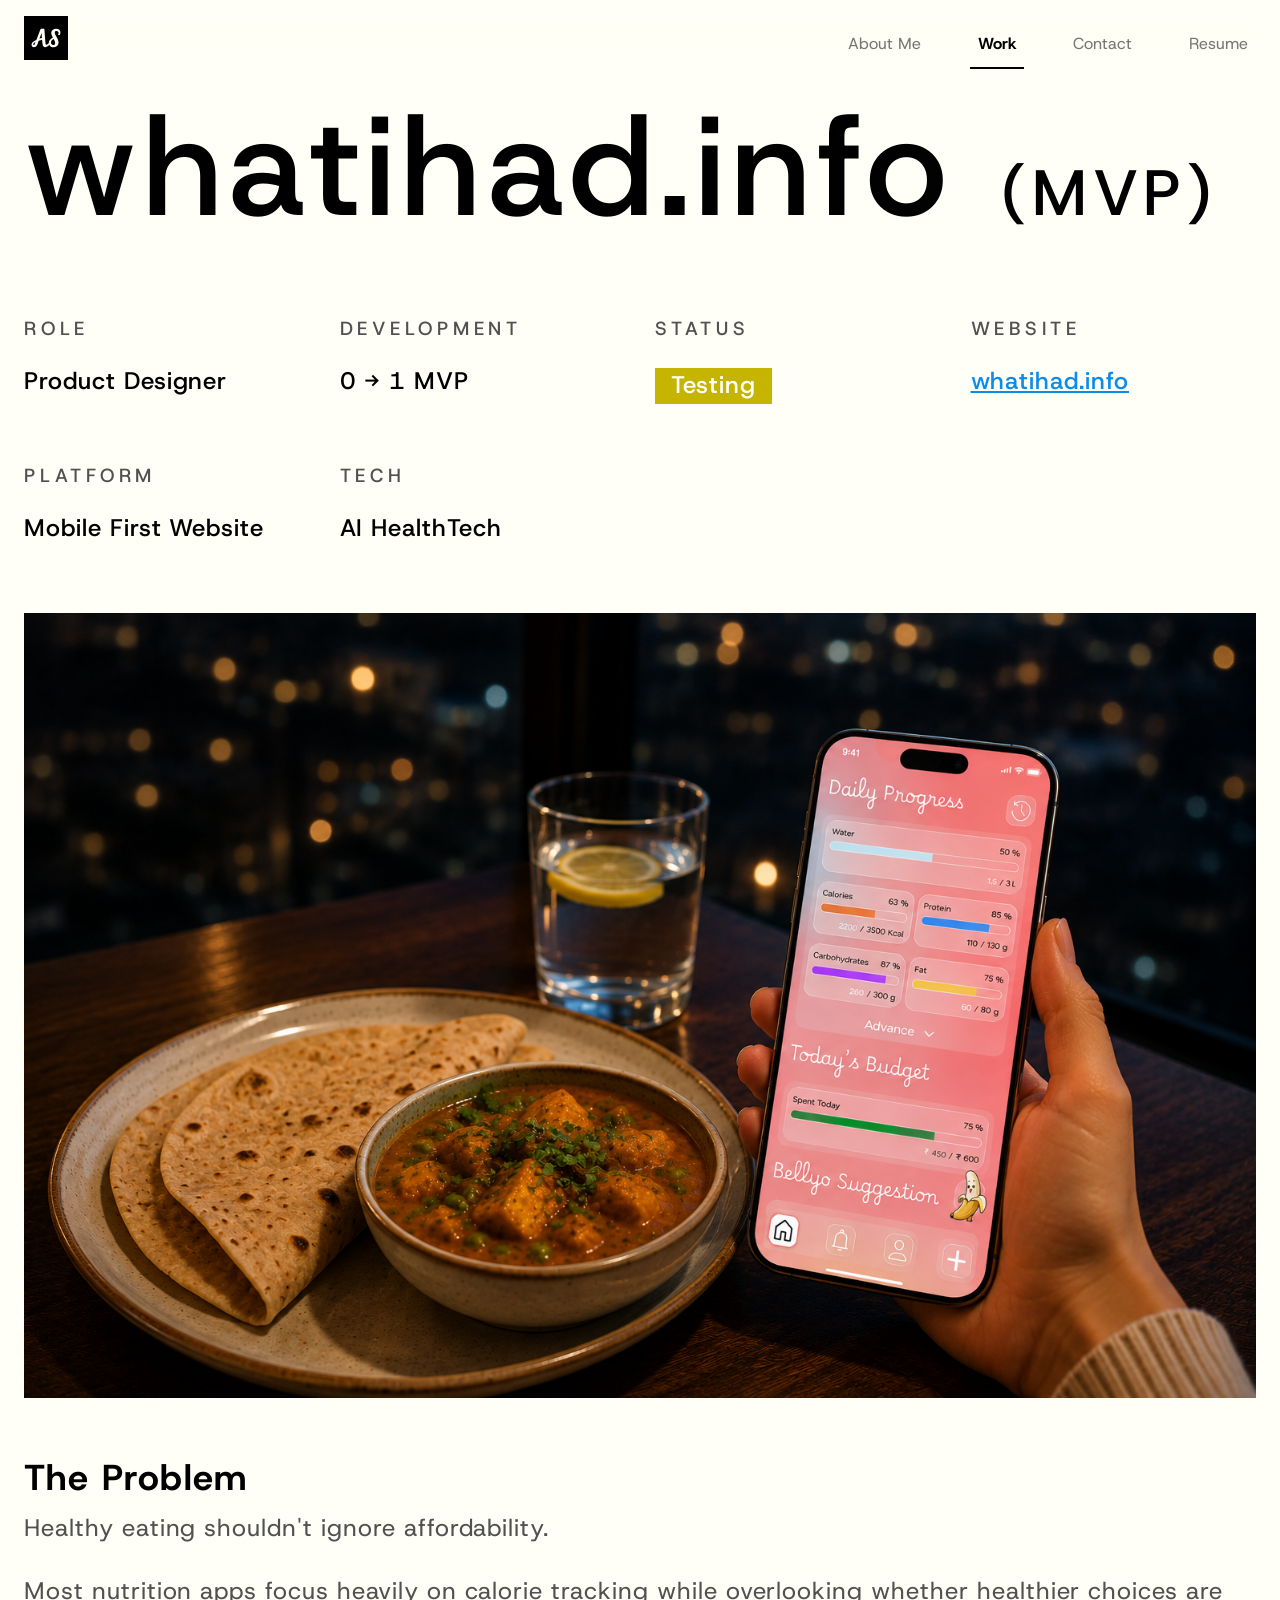
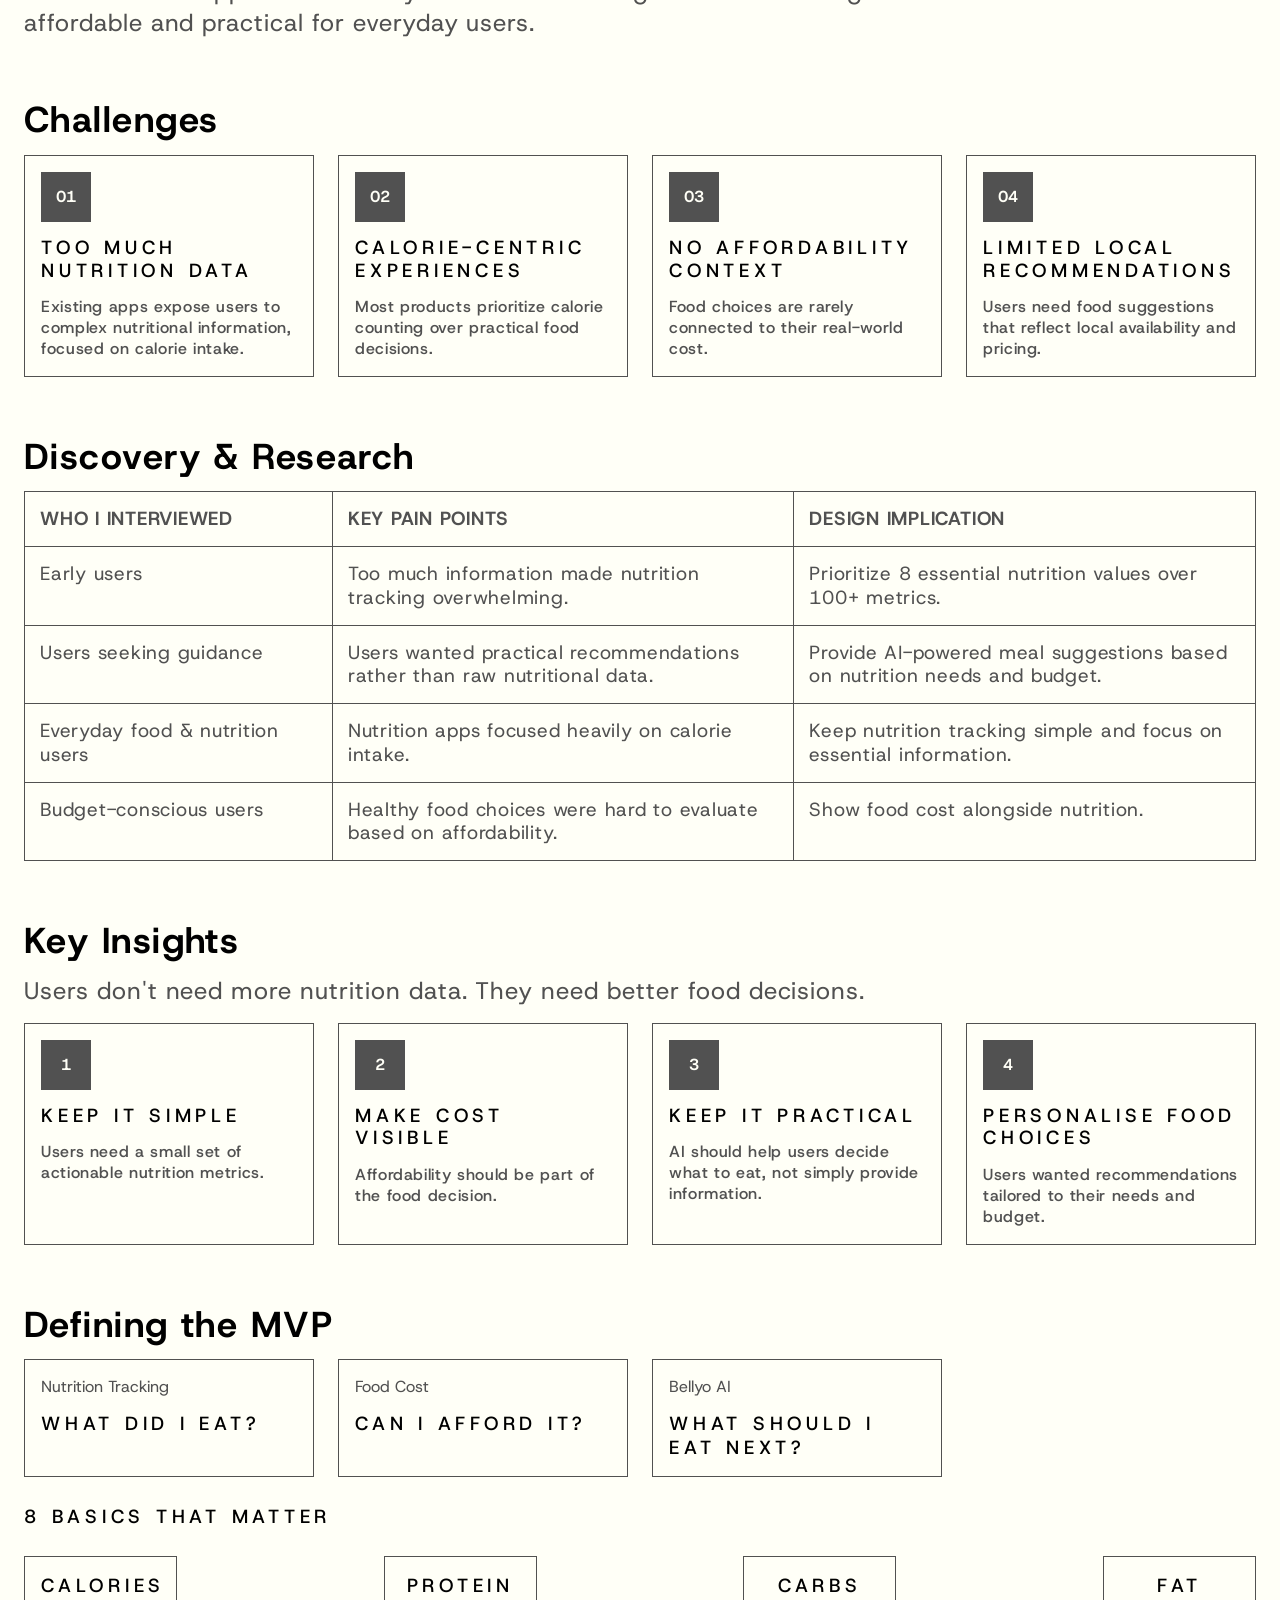
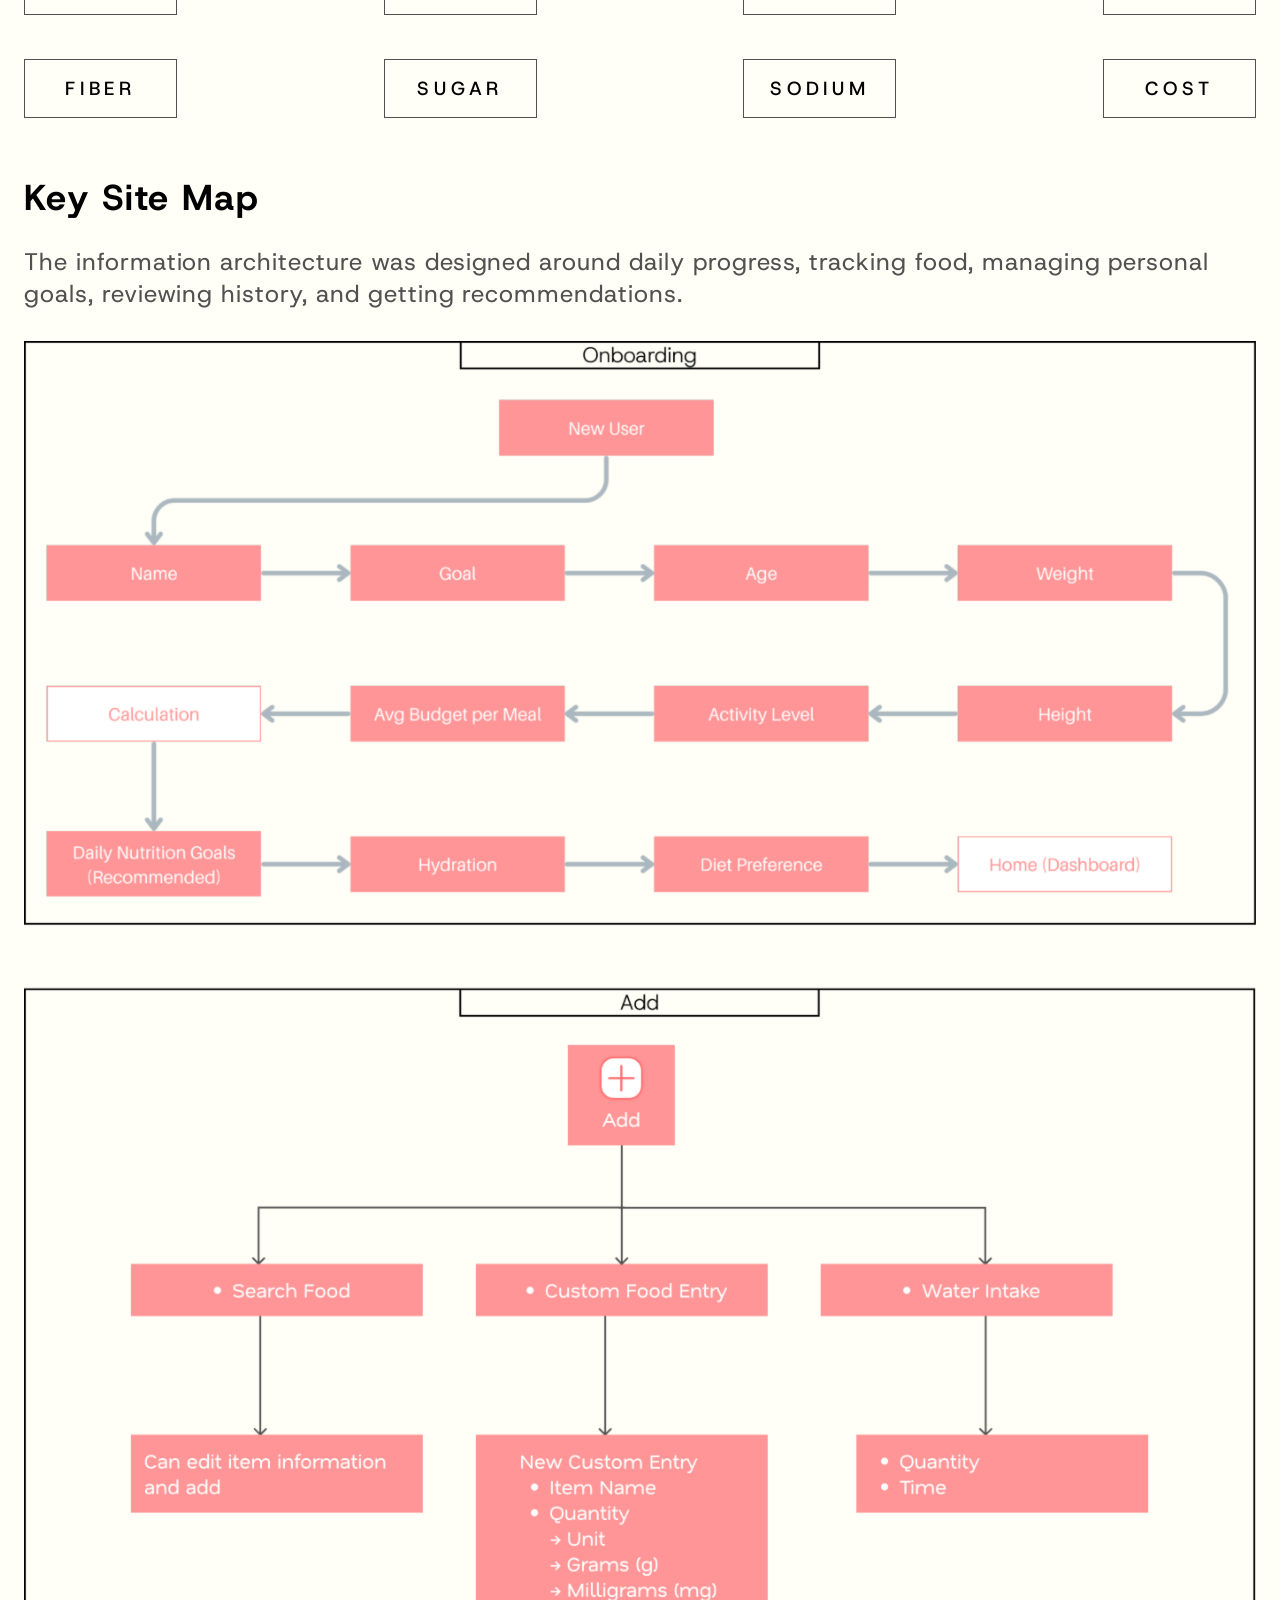
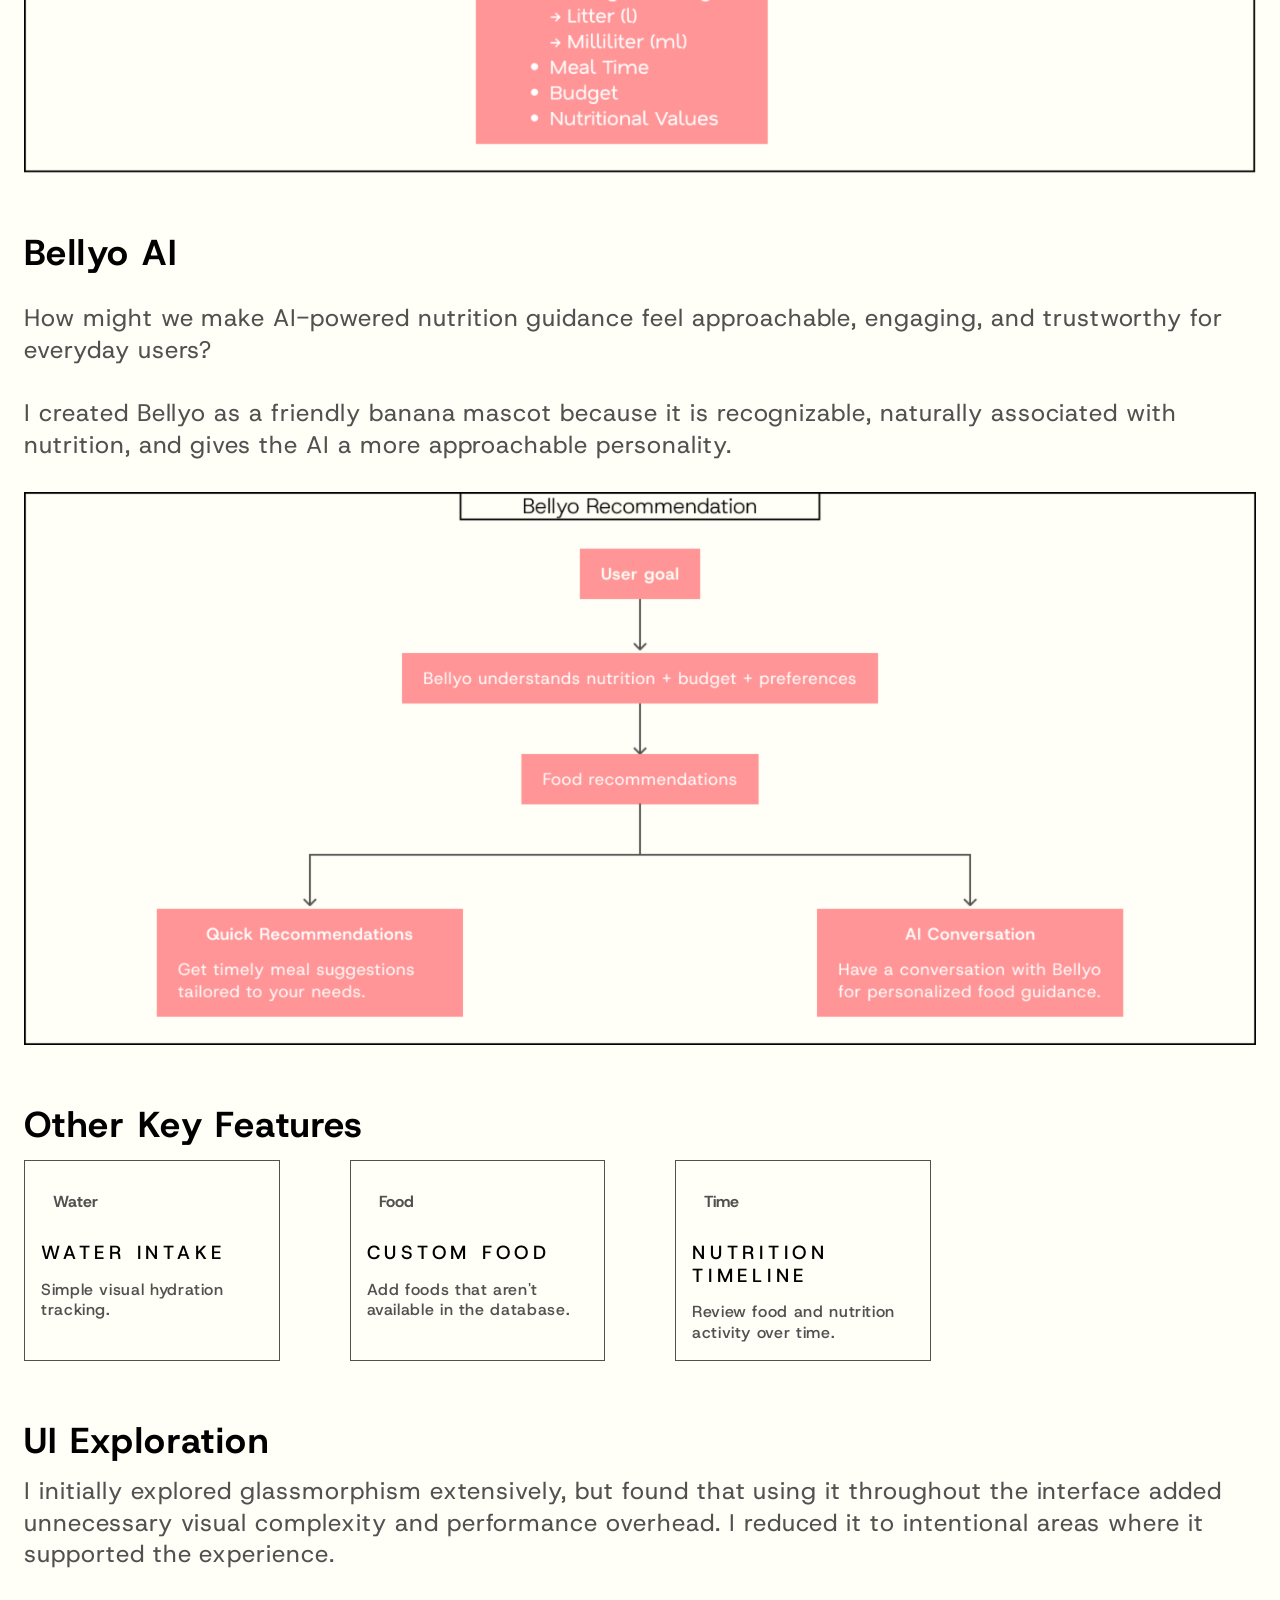
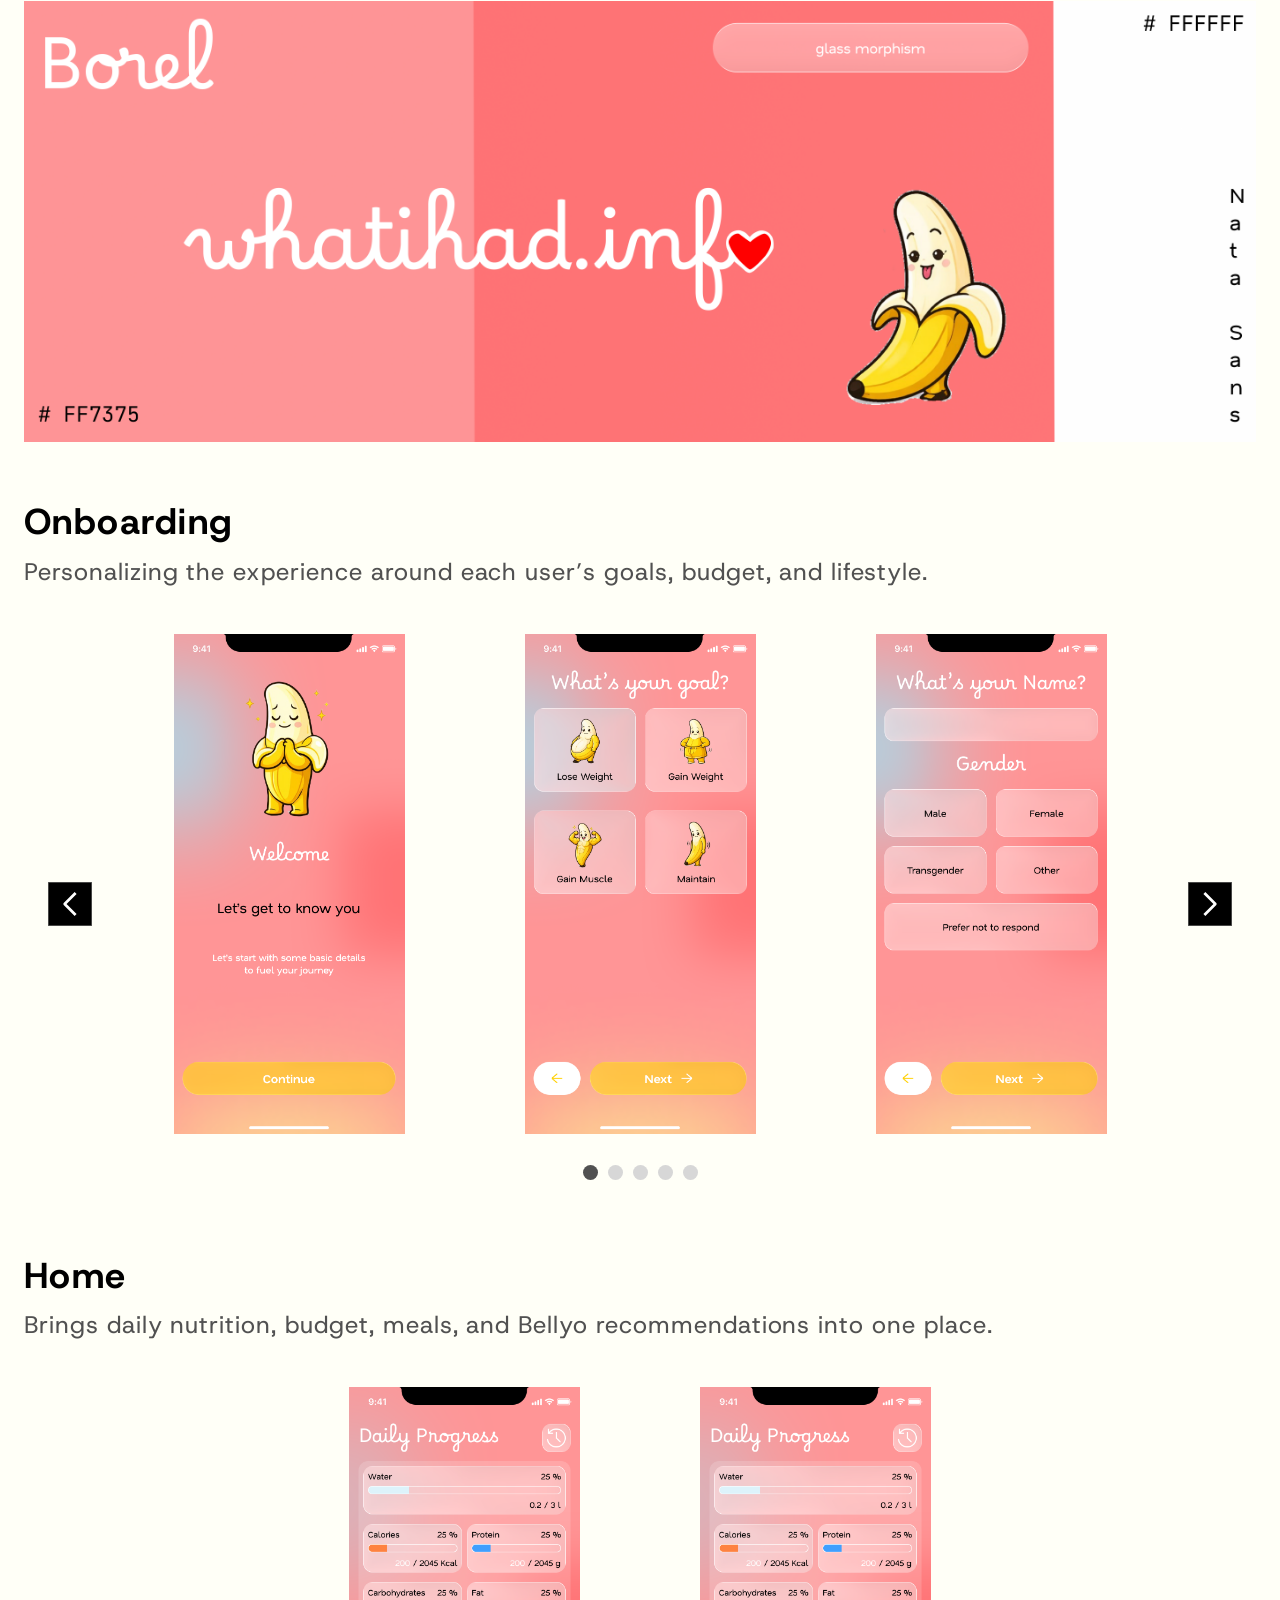
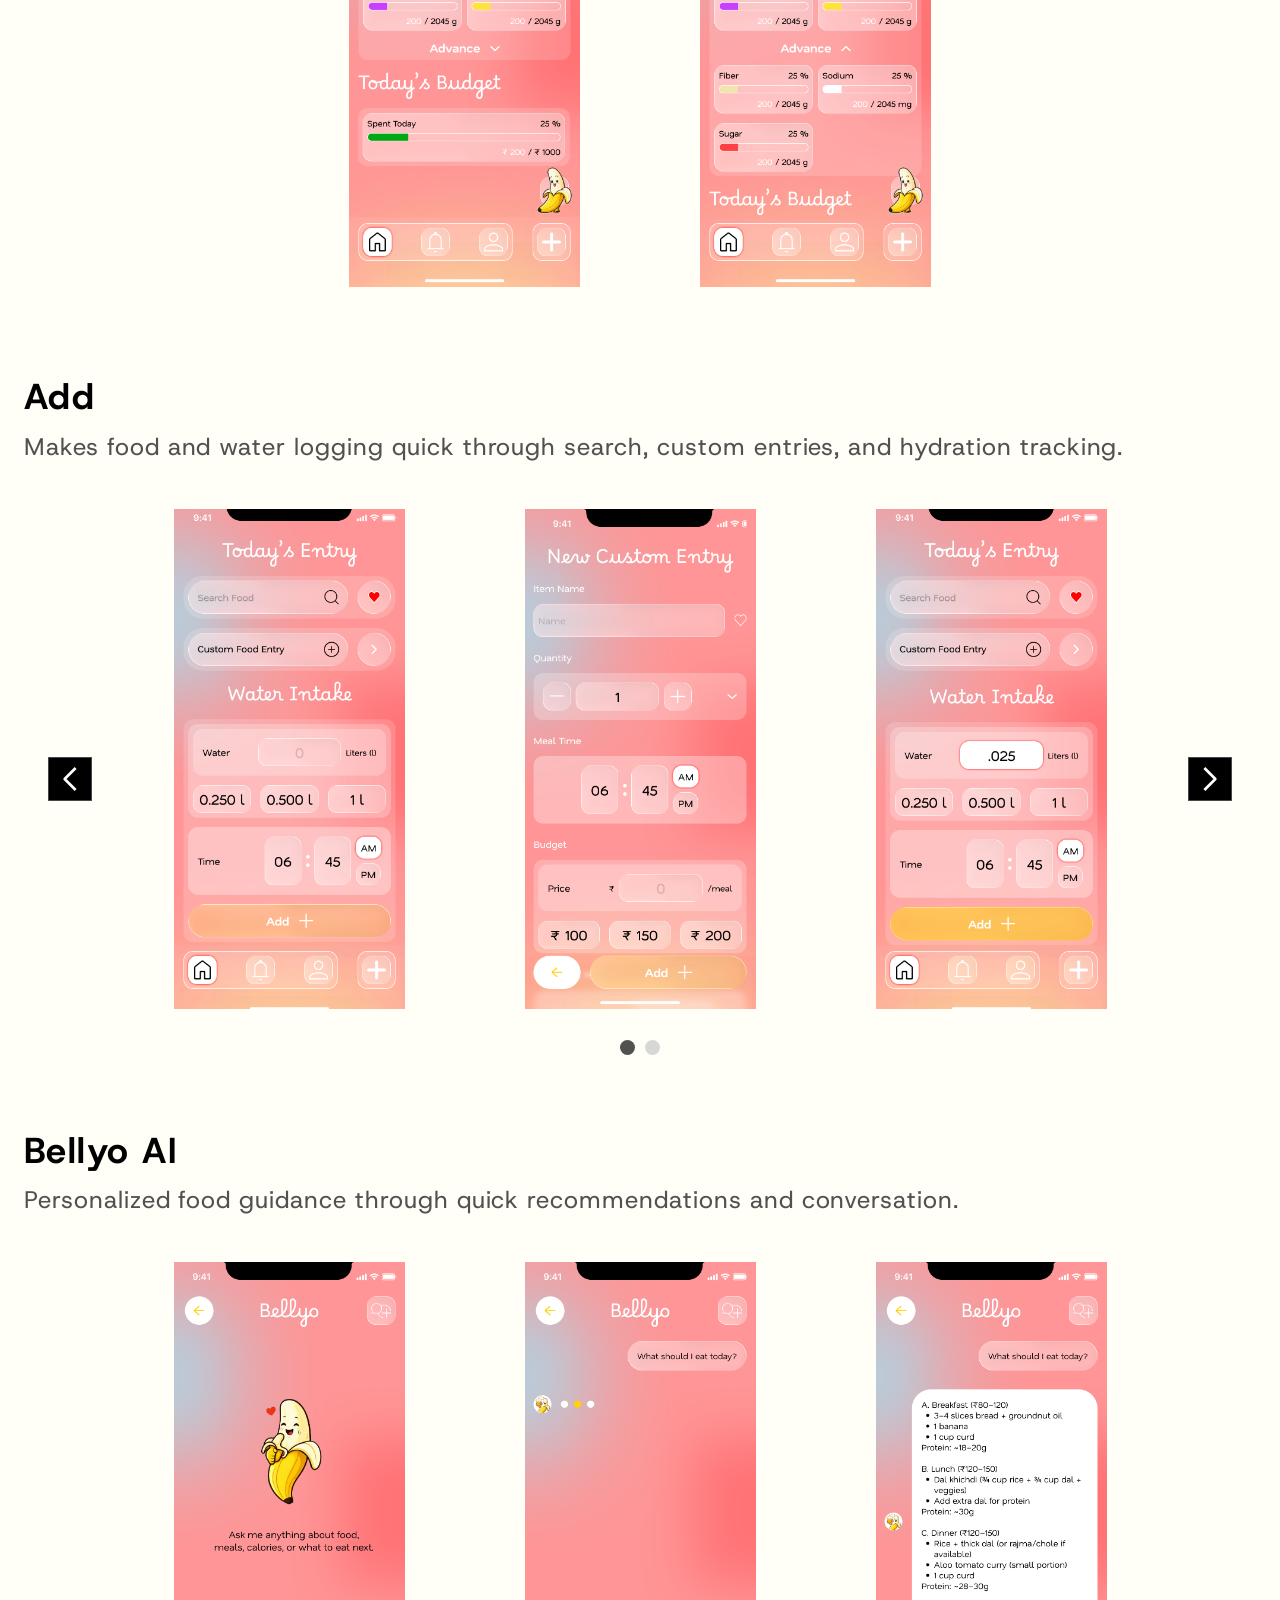
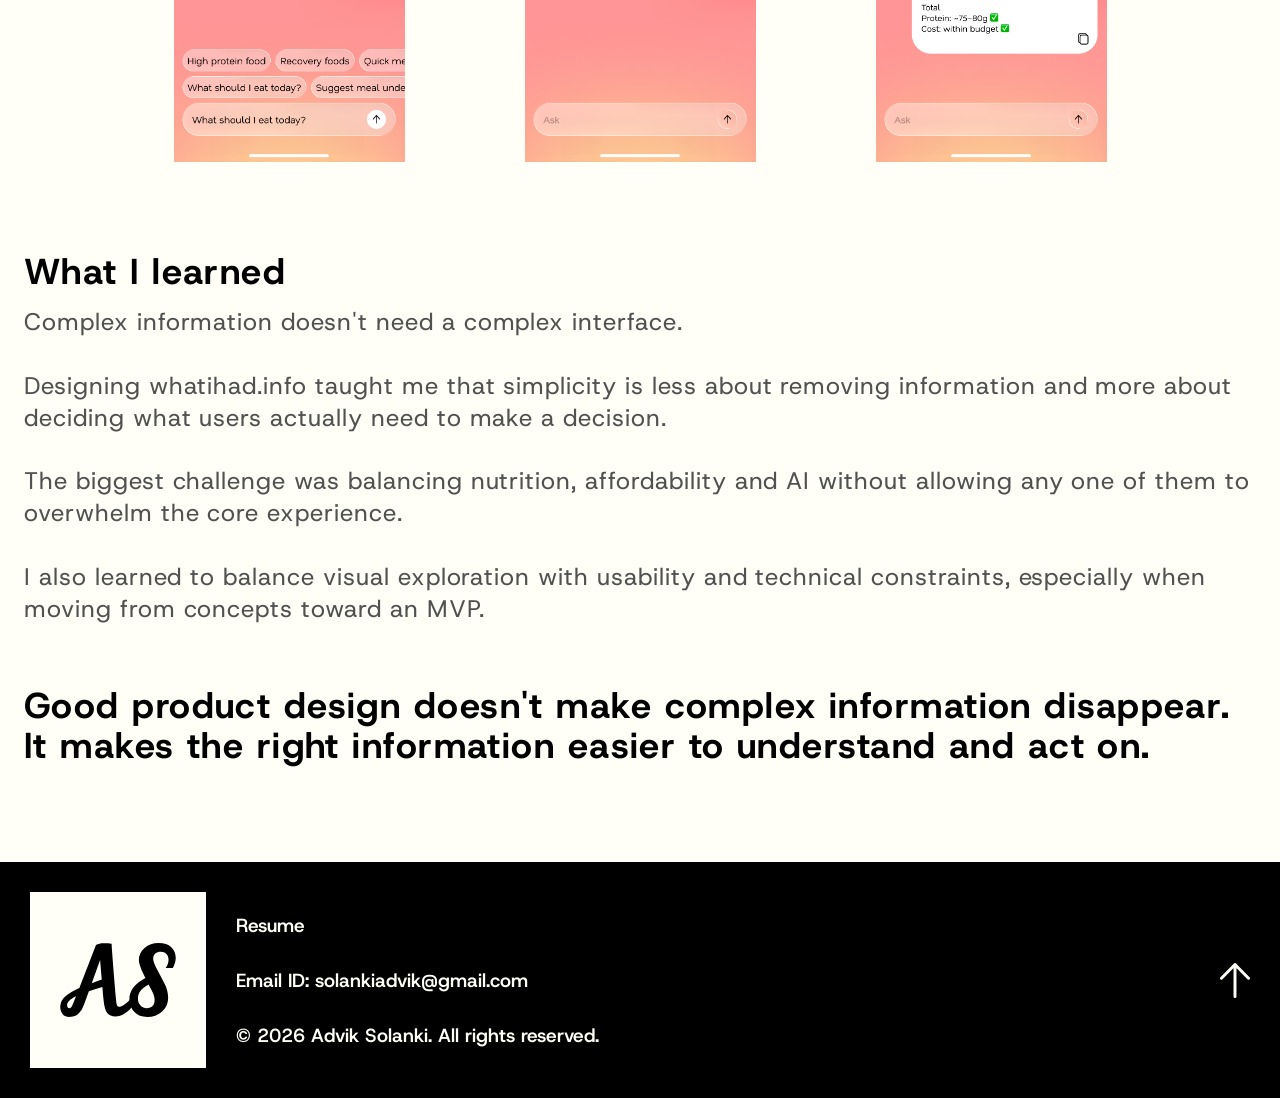
<file: whatihad.html>
<!doctype html>
<html lang="en">
  <head>
    <meta charset="UTF-8" />
    <meta name="viewport" content="width=device-width, initial-scale=1.0" />
    <base href="/" />
    <meta name="theme-color" content="#fffff7" />
    <meta name="description" content="whatihad.info case study: an AI nutrition tracking MVP that makes healthier food decisions more affordable and practical." />
    <meta name="robots" content="index,follow" />
    <link rel="icon" href="/public/assets/logo-header.svg" type="image/svg+xml" />
    <link rel="apple-touch-icon" href="/public/assets/logo-header.svg" />
    <title>whatihad.info Case Study | Advik Solanki</title>
    <meta property="og:type" content="article" />
    <meta property="og:title" content="whatihad.info Case Study | Advik Solanki" />
    <meta property="og:description" content="An AI nutrition tracking MVP that connects food choices, nutrition, and affordability." />
    <meta name="twitter:card" content="summary" />
    <meta name="twitter:title" content="whatihad.info Case Study | Advik Solanki" />
    <meta name="twitter:description" content="An AI nutrition tracking MVP that connects food choices, nutrition, and affordability." />
    <script type="application/ld+json">
      {"@context":"https://schema.org","@type":"CreativeWork","name":"whatihad.info Case Study","author":{"@type":"Person","name":"Advik Solanki"},"description":"An AI nutrition tracking MVP that connects food choices, nutrition, and affordability."}
    </script>
    <link rel="preconnect" href="https://fonts.googleapis.com" />
    <link rel="preconnect" href="https://fonts.gstatic.com" crossorigin />
    <link href="https://fonts.googleapis.com/css2?family=Host+Grotesk:ital,wght@0,400;0,500;0,600;0,700;0,800&display=swap" rel="stylesheet" />
    <link rel="stylesheet" href="whatihad.css" />
    <link rel="stylesheet" href="navigation.css" />
  </head>
  <body id="top">
    <header class="site-header" aria-label="Primary navigation">
      <a class="monogram" href="/#about_me" aria-label="Advik Solanki home"><img src="public/assets/logo-header.svg" alt="" /></a>
      <nav><a href="/#about_me">About Me</a><a class="active" href="/#work" aria-current="page">Work</a><a href="/#contact">Contact</a><a href="public/assets/Advik_Resume.pdf" target="_blank" rel="noreferrer">Resume</a></nav>
      <button class="menu-toggle" type="button" aria-label="Open navigation" aria-expanded="false"><span></span><span></span><span></span></button>
    </header>

    <main class="case-study">
      <h1>whatihad.info <small>(MVP)</small></h1>

      <section class="project-facts" aria-label="Project details"><dl>
        <div><dt>Role</dt><dd>Product Designer</dd></div><div><dt>Development</dt><dd>0 → 1 MVP</dd></div><div><dt>Status</dt><dd><span class="status-testing">Testing</span></dd></div><div><dt>Website</dt><dd><a href="https://whatihad.info/" target="_blank" rel="noreferrer">whatihad.info</a></dd></div>
        <div><dt>Platform</dt><dd>Mobile First Website</dd></div><div><dt>Tech</dt><dd>AI HealthTech</dd></div>
      </dl></section>

      <figure class="hero-visual"><img src="public/assets/whatihad-hero.png" alt="whatihad.info nutrition and affordability product screens" /></figure>

      <div class="case-content">
        <section><h2>The Problem</h2><p class="intro-copy"><strong>Healthy eating shouldn't ignore affordability.</strong><br><br>Most nutrition apps focus heavily on calorie tracking while overlooking whether healthier choices are affordable and practical for everyday users.</p></section>

        <section><h2>Challenges</h2><div class="card-grid challenges">
          <article><b>01</b><h3>Too much nutrition data</h3><p>Existing apps expose users to complex nutritional information, focused on calorie intake.</p></article>
          <article><b>02</b><h3>Calorie-centric experiences</h3><p>Most products prioritize calorie counting over practical food decisions.</p></article>
          <article><b>03</b><h3>No affordability context</h3><p>Food choices are rarely connected to their real-world cost.</p></article>
          <article><b>04</b><h3>Limited local recommendations</h3><p>Users need food suggestions that reflect local availability and pricing.</p></article>
        </div></section>

        <section><h2>Discovery &amp; Research</h2><div class="research-table" role="table"><div class="research-row research-head" role="row"><b>Who I interviewed</b><b>Key pain points</b><b>Design implication</b></div><div class="research-row" role="row"><span>Early users</span><span>Too much information made nutrition tracking overwhelming.</span><span>Prioritize 8 essential nutrition values over 100+ metrics.</span></div><div class="research-row" role="row"><span>Users seeking guidance</span><span>Users wanted practical recommendations rather than raw nutritional data.</span><span>Provide AI-powered meal suggestions based on nutrition needs and budget.</span></div><div class="research-row" role="row"><span>Everyday food &amp; nutrition users</span><span>Nutrition apps focused heavily on calorie intake.</span><span>Keep nutrition tracking simple and focus on essential information.</span></div><div class="research-row" role="row"><span>Budget-conscious users</span><span>Healthy food choices were hard to evaluate based on affordability.</span><span>Show food cost alongside nutrition.</span></div></div></section>

        <section><h2>Key Insights</h2><p class="intro-copy">Users don't need more nutrition data. They need better food decisions.</p><div class="card-grid insights"><article><b>1</b><h3>Keep it simple</h3><p>Users need a small set of actionable nutrition metrics.</p></article><article><b>2</b><h3>Make cost visible</h3><p>Affordability should be part of the food decision.</p></article><article><b>3</b><h3>Keep it practical</h3><p>AI should help users decide what to eat, not simply provide information.</p></article><article><b>4</b><h3>Personalise food choices</h3><p>Users wanted recommendations tailored to their needs and budget.</p></article></div></section>

        <section class="mvp"><h2>Defining the MVP</h2><div class="mvp-pill-grid"><article><p>Nutrition Tracking</p><strong>What did I eat?</strong></article><article><p>Food Cost</p><strong>Can I afford it?</strong></article><article><p>Bellyo AI</p><strong>What should I eat next?</strong></article></div><p class="label">8 basics that matter</p><div class="basics"><span>Calories</span><span>Protein</span><span>Carbs</span><span>Fat</span><span>Fiber</span><span>Sugar</span><span>Sodium</span><span>Cost</span></div></section>

        <section class="site-map"><h2>Key Site Map</h2><p class="intro-copy">The information architecture was designed around daily progress, tracking food, managing personal goals, reviewing history, and getting recommendations.</p><img class="diagram" src="public/assets/whatihad-site-map-4x.png" alt="whatihad.info onboarding and add experience site map" /></section>

        <section class="bellyo"><h2>Bellyo AI</h2><p class="intro-copy">How might we make AI-powered nutrition guidance feel approachable, engaging, and trustworthy for everyday users?<br><br>I created Bellyo as a friendly banana mascot because it is recognizable, naturally associated with nutrition, and gives the AI a more approachable personality.</p><img class="diagram" src="public/assets/whatihad-bellyo-flow-4x.png" alt="Bellyo recommendation flow from user goal to personalized recommendations" /></section>

        <section><h2>Other Key Features</h2><div class="card-grid feature-cards"><article><b>Water</b><h3>Water intake</h3><p>Simple visual hydration tracking.</p></article><article><b>Food</b><h3>Custom food</h3><p>Add foods that aren't available in the database.</p></article><article><b>Time</b><h3>Nutrition timeline</h3><p>Review food and nutrition activity over time.</p></article></div></section>

        <section><h2>UI Exploration</h2><p class="intro-copy">I initially explored glassmorphism extensively, but found that using it throughout the interface added unnecessary visual complexity and performance overhead. I reduced it to intentional areas where it supported the experience.</p><img class="ui-exploration-image" src="public/assets/whatihad-ui-exploration.png" alt="whatihad.info glassmorphism UI exploration and Bellyo brand direction" /></section>

        <section class="product-screens"><h2>Onboarding</h2><p class="intro-copy">Personalizing the experience around each user’s goals, budget, and lifestyle.</p>
          <div class="screen-carousel" data-carousel aria-label="Onboarding screens">
            <button class="carousel-arrow carousel-previous" type="button" aria-label="Previous onboarding screens"><img src="public/assets/carousel-arrow-previous.svg" alt="" /></button>
            <div class="carousel-viewport"><div class="carousel-track">
              <div class="carousel-slide"><img src="public/assets/whatihad-onboarding-01.png" alt="Onboarding welcome screen" /><img src="public/assets/whatihad-onboarding-02.png" alt="Onboarding goal screen" /><img src="public/assets/whatihad-onboarding-03.png" alt="Onboarding personal details screen" /></div>
              <div class="carousel-slide"><img src="public/assets/whatihad-onboarding-04.png" alt="Onboarding weight screen" /><img src="public/assets/whatihad-onboarding-05.png" alt="Onboarding height screen" /><img src="public/assets/whatihad-onboarding-06.png" alt="Onboarding activity screen" /></div>
              <div class="carousel-slide"><img src="public/assets/whatihad-onboarding-07.png" alt="Onboarding goals screen" /><img src="public/assets/whatihad-onboarding-08.png" alt="Onboarding budget screen" /><img src="public/assets/whatihad-onboarding-09.png" alt="Onboarding preferences screen" /></div>
              <div class="carousel-slide"><img src="public/assets/whatihad-onboarding-10.png" alt="Onboarding measurements screen" /><img src="public/assets/whatihad-onboarding-11.png" alt="Onboarding nutrition goals screen" /><img src="public/assets/whatihad-onboarding-12.png" alt="Onboarding daily budget screen" /></div>
              <div class="carousel-slide"><img src="public/assets/whatihad-onboarding-13.png" alt="Onboarding hydration goal screen" /><img src="public/assets/whatihad-onboarding-14.png" alt="Onboarding complete screen" /></div>
            </div></div>
            <button class="carousel-arrow carousel-next" type="button" aria-label="Next onboarding screens"><img src="public/assets/carousel-arrow-next.svg" alt="" /></button>
            <div class="carousel-dots" aria-label="Onboarding slide navigation"><button type="button" aria-label="Show onboarding screens 1 to 3"></button><button type="button" aria-label="Show onboarding screens 4 to 6"></button><button type="button" aria-label="Show onboarding screens 7 to 9"></button><button type="button" aria-label="Show onboarding screens 10 to 12"></button><button type="button" aria-label="Show onboarding screens 13 and 14"></button></div>
          </div>
        </section>
        <section class="product-screens"><h2>Home</h2><p class="intro-copy">Brings daily nutrition, budget, meals, and Bellyo recommendations into one place.</p><div class="phone-row"><img src="public/assets/whatihad-home-1.png" alt="whatihad.info daily home screen" /><img src="public/assets/whatihad-home-2.png" alt="whatihad.info nutrition home screen" /></div></section>
        <section class="product-screens"><h2>Add</h2><p class="intro-copy">Makes food and water logging quick through search, custom entries, and hydration tracking.</p>
          <div class="screen-carousel" data-carousel aria-label="Add screens">
            <button class="carousel-arrow carousel-previous" type="button" aria-label="Previous add screens"><img src="public/assets/carousel-arrow-previous.svg" alt="" /></button>
            <div class="carousel-viewport"><div class="carousel-track">
              <div class="carousel-slide"><img src="public/assets/whatihad-add-01.png" alt="Food and water entry screen" /><img src="public/assets/whatihad-add-02.png" alt="New custom entry screen" /><img src="public/assets/whatihad-add-03.png" alt="Water intake entry screen" /></div>
              <div class="carousel-slide"><img src="public/assets/whatihad-add-04.png" alt="Favorites screen" /><img src="public/assets/whatihad-add-05.png" alt="Custom entries screen" /></div>
            </div></div>
            <button class="carousel-arrow carousel-next" type="button" aria-label="Next add screens"><img src="public/assets/carousel-arrow-next.svg" alt="" /></button>
            <div class="carousel-dots" aria-label="Add slide navigation"><button type="button" aria-label="Show first three add screens"></button><button type="button" aria-label="Show final two add screens"></button></div>
          </div>
        </section>
        <section class="product-screens"><h2>Bellyo AI</h2><p class="intro-copy">Personalized food guidance through quick recommendations and conversation.</p><div class="phone-row"><img src="public/assets/whatihad-bellyo-1.png" alt="Bellyo AI recommendation screen" /><img src="public/assets/whatihad-bellyo-2.png" alt="Bellyo AI conversation screen" /><img src="public/assets/whatihad-bellyo-3.png" alt="Bellyo AI result screen" /></div></section>

        <section><h2>What I learned</h2><p class="intro-copy"><strong>Complex information doesn't need a complex interface.</strong><br><br>Designing whatihad.info taught me that simplicity is less about removing information and more about deciding what users actually need to make a decision.<br><br>The biggest challenge was balancing nutrition, affordability and AI without allowing any one of them to overwhelm the core experience.<br><br>I also learned to balance visual exploration with usability and technical constraints, especially when moving from concepts toward an MVP.</p></section>
        <p class="closing-line">Good product design doesn't make complex information disappear. It makes the right information easier to understand and act on.</p>
      </div>
    </main>

    <footer><div class="footer-monogram"><img src="public/assets/logo-footer.svg" alt="" /></div><div class="footer-copy"><a href="public/assets/Advik_Resume.pdf" target="_blank" rel="noreferrer">Resume</a><a href="https://mail.google.com/mail/?view=cm&amp;fs=1&amp;to=solankiadvik@gmail.com" target="_blank" rel="noreferrer">Email ID: solankiadvik@gmail.com</a><span>© 2026 Advik Solanki. All rights reserved.</span></div><a class="back-to-top" href="#top" aria-label="Back to top"><img src="public/assets/arrow-footer.svg" alt="" /></a></footer>
    <script src="whatihad.js"></script>
    <script src="navigation.js"></script>
  </body>
</html>
</file>
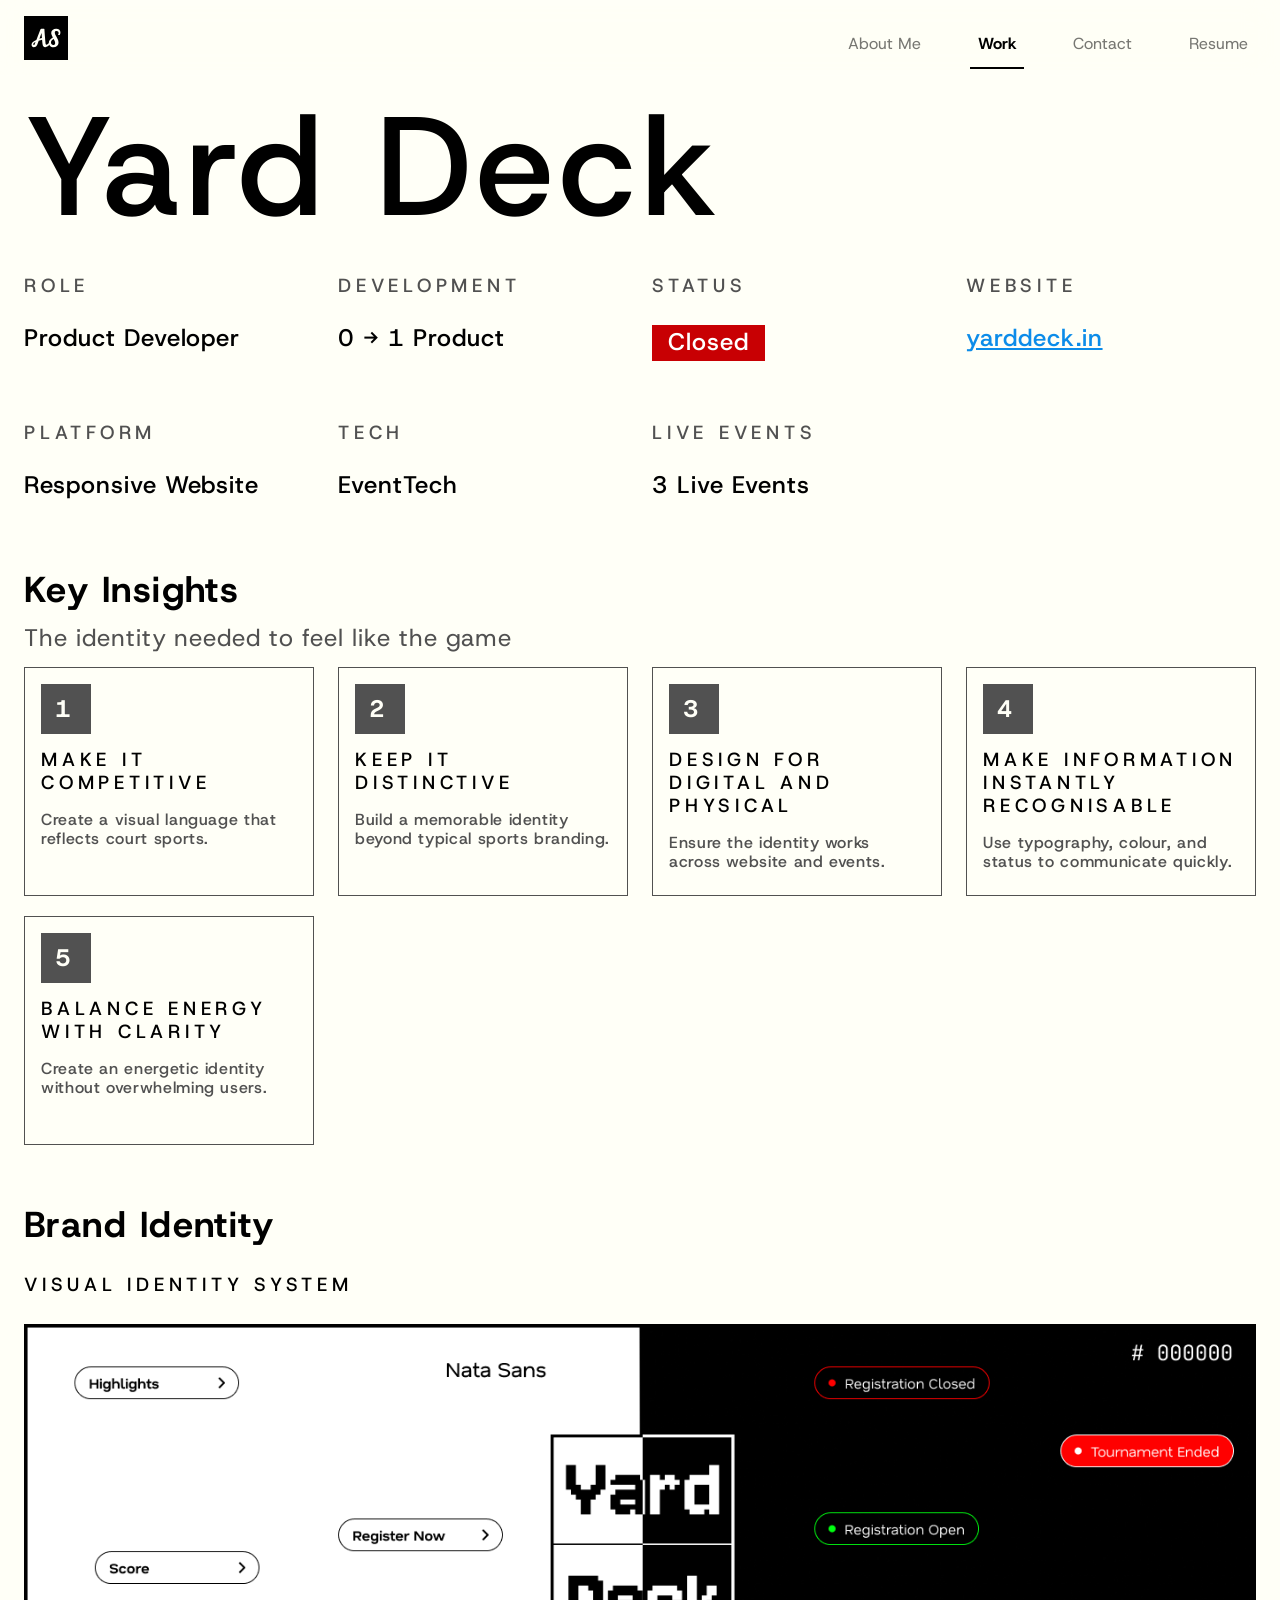
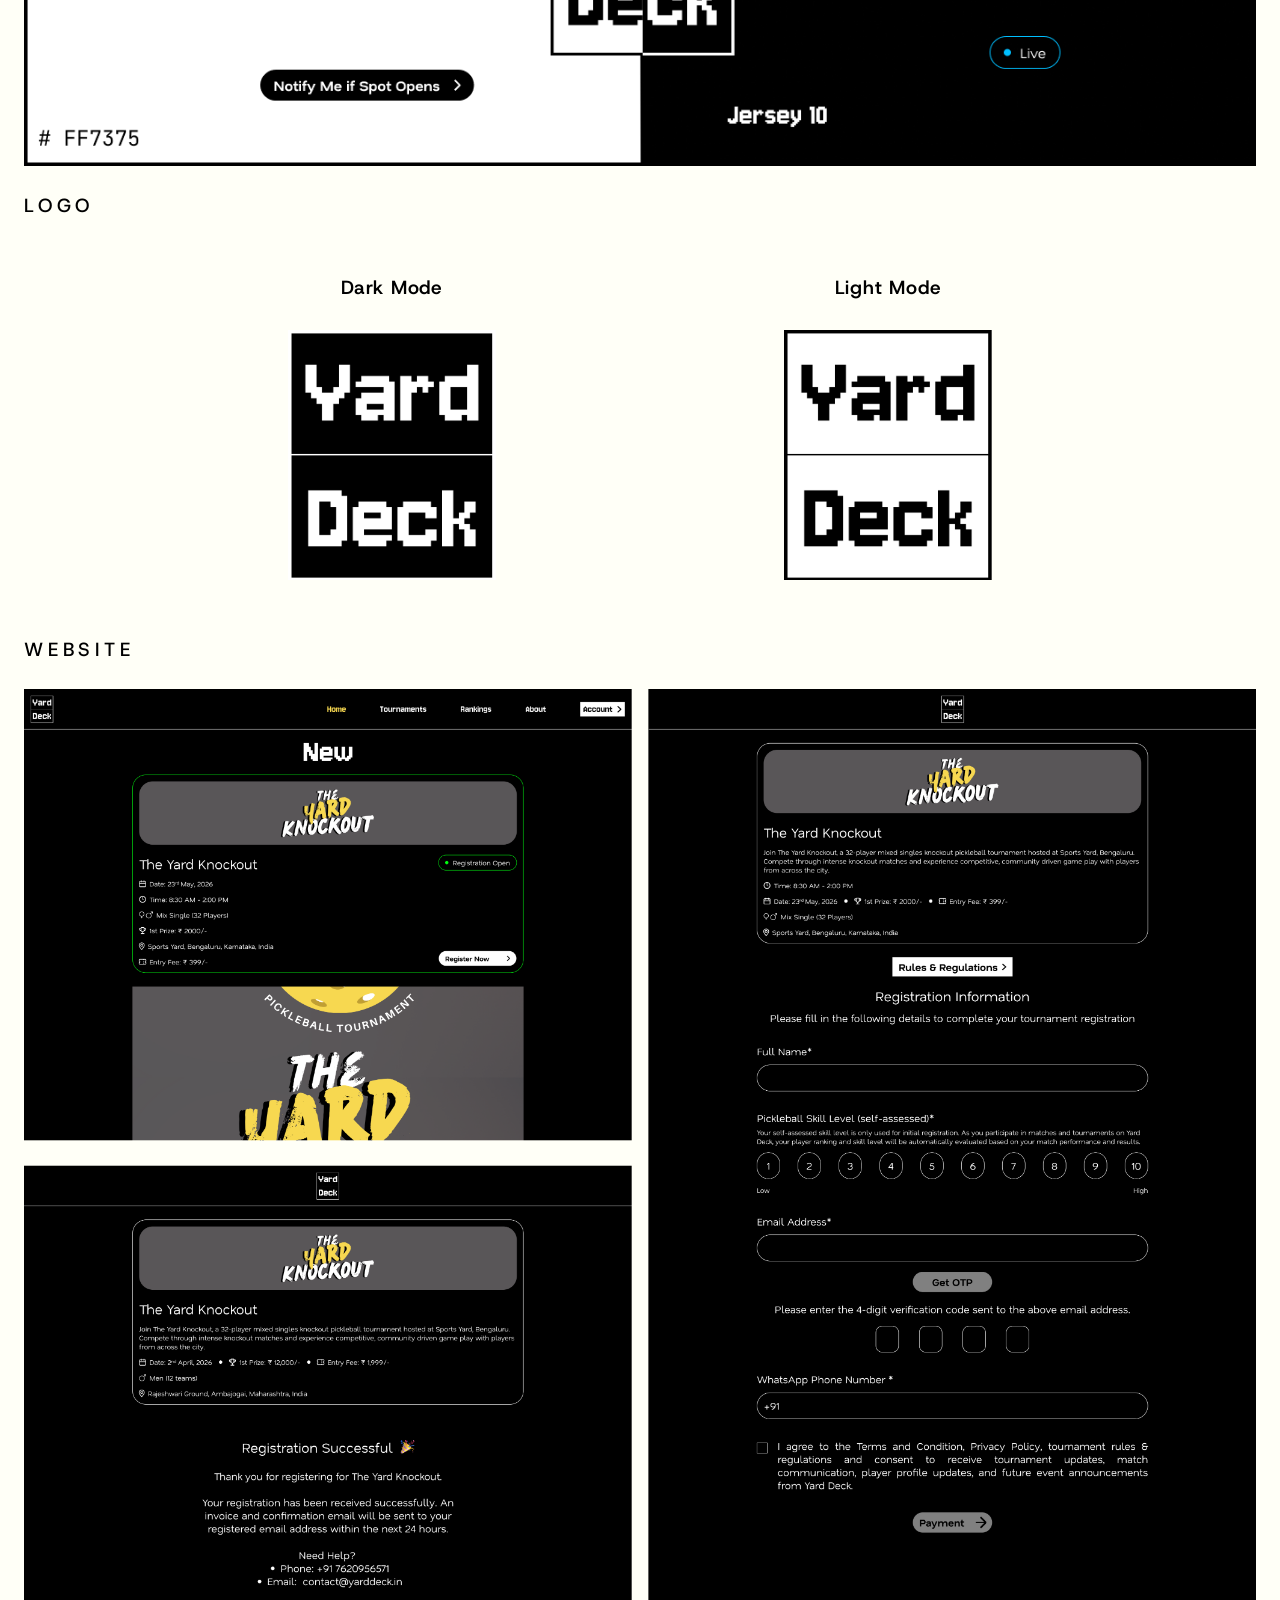
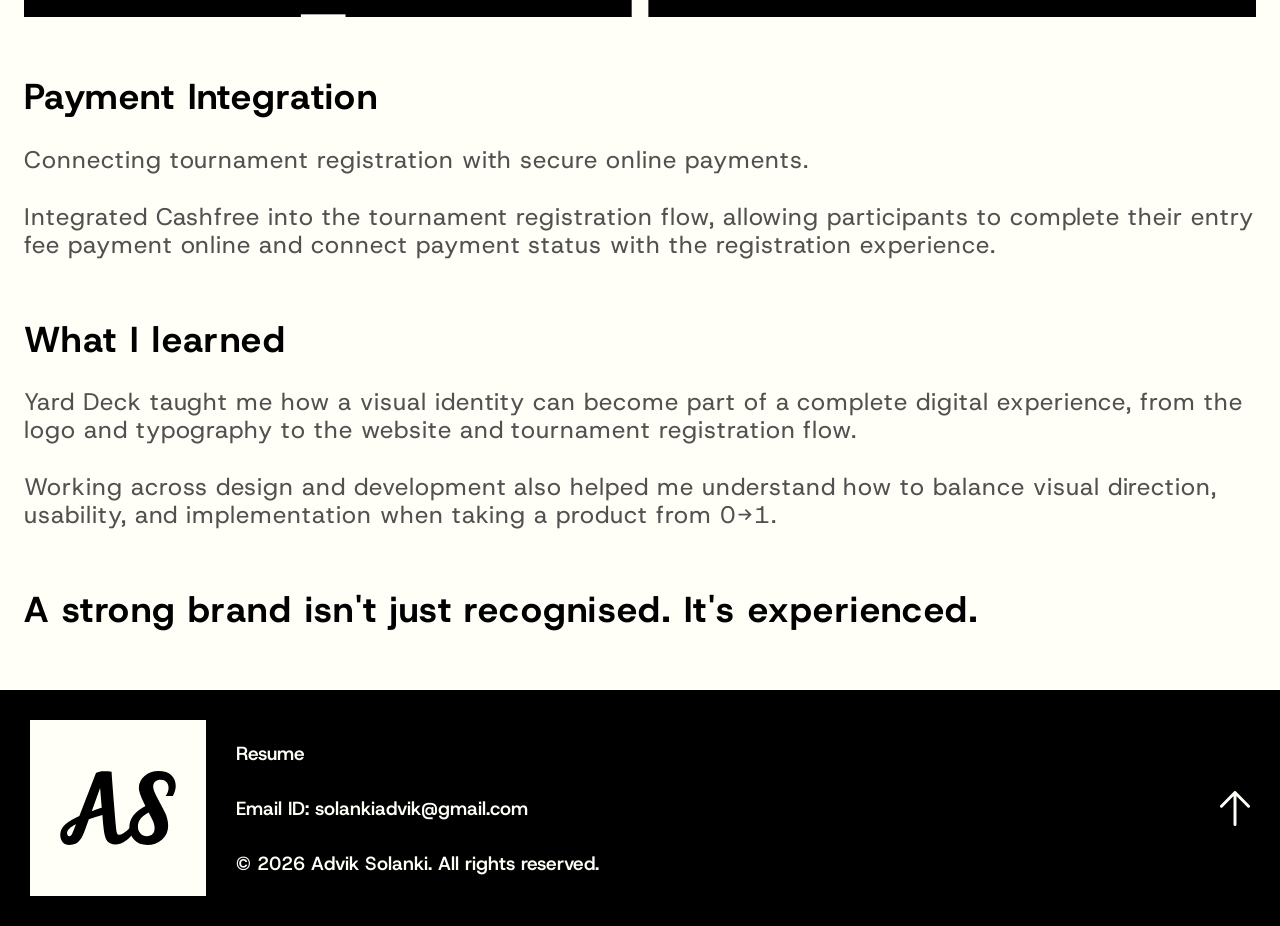
<file: yard-deck.html>
<!doctype html>
<html lang="en">
  <head>
    <meta charset="UTF-8" />
    <meta name="viewport" content="width=device-width, initial-scale=1.0" />
    <base href="/" />
    <meta name="theme-color" content="#fffff7" />
    <meta name="description" content="Yard Deck case study: a court sports brand identity and digital experience designed by Advik Solanki." />
    <meta name="robots" content="index,follow" />
    <link rel="icon" href="/public/assets/logo-header.svg" type="image/svg+xml" />
    <link rel="apple-touch-icon" href="/public/assets/logo-header.svg" />
    <title>Yard Deck Case Study | Advik Solanki</title>
    <meta property="og:type" content="article" />
    <meta property="og:title" content="Yard Deck Case Study | Advik Solanki" />
    <meta property="og:description" content="A distinctive court sports brand identity and digital experience." />
    <meta name="twitter:card" content="summary" />
    <meta name="twitter:title" content="Yard Deck Case Study | Advik Solanki" />
    <meta name="twitter:description" content="A distinctive court sports brand identity and digital experience." />
    <script type="application/ld+json">
      {"@context":"https://schema.org","@type":"CreativeWork","name":"Yard Deck Case Study","author":{"@type":"Person","name":"Advik Solanki"},"description":"A distinctive court sports brand identity and digital experience."}
    </script>
    <link rel="preconnect" href="https://fonts.googleapis.com" />
    <link rel="preconnect" href="https://fonts.gstatic.com" crossorigin />
    <link href="https://fonts.googleapis.com/css2?family=Host+Grotesk:ital,wght@0,400;0,500;0,600;0,700;0,800;1,400&display=swap" rel="stylesheet" />
    <link rel="stylesheet" href="yard-deck.css" />
    <link rel="stylesheet" href="navigation.css" />
  </head>
  <body id="top">
    <header class="site-header" aria-label="Primary navigation">
      <a class="monogram" href="/#about_me" aria-label="Advik Solanki home"><img src="public/assets/logo-header.svg" alt="" /></a>
      <nav>
        <a href="/#about_me">About Me</a>
        <a class="active" href="/#work" aria-current="page">Work</a>
        <a href="/#contact">Contact</a>
        <a href="public/assets/Advik_Resume.pdf" target="_blank" rel="noreferrer">Resume</a>
      </nav>
      <button class="menu-toggle" type="button" aria-label="Open navigation" aria-expanded="false"><span></span><span></span><span></span></button>
    </header>

    <main class="yard-deck-case-study">
      <h1>Yard Deck</h1>

      <div class="case-study-content">
        <section class="project-facts" aria-label="Project details">
          <dl>
            <div><dt>Role</dt><dd>Product Developer</dd></div>
            <div><dt>Development</dt><dd>0 → 1 Product</dd></div>
            <div><dt>Status</dt><dd><span class="status-closed">Closed</span></dd></div>
            <div><dt>Website</dt><dd><a href="https://yarddeck.in/" target="_blank" rel="noreferrer">yarddeck.in</a></dd></div>
            <div><dt>Platform</dt><dd>Responsive Website</dd></div>
            <div><dt>Tech</dt><dd>EventTech</dd></div>
            <div><dt>Live Events</dt><dd>3 Live Events</dd></div>
          </dl>
        </section>

        <div class="case-study-sections">
          <section class="key-insights" aria-labelledby="insights-heading">
            <h2 id="insights-heading">Key Insights</h2>
            <p class="section-intro">The identity needed to feel like the game</p>
            <div class="insight-grid">
              <article><span>1</span><h3>Make it competitive</h3><p>Create a visual language that reflects court sports.</p></article>
              <article><span>2</span><h3>Keep it distinctive</h3><p>Build a memorable identity beyond typical sports branding.</p></article>
              <article><span>3</span><h3>Design for digital and physical</h3><p>Ensure the identity works across website and events.</p></article>
              <article><span>4</span><h3>Make information instantly recognisable</h3><p>Use typography, colour, and status to communicate quickly.</p></article>
              <article><span>5</span><h3>Balance energy with clarity</h3><p>Create an energetic identity without overwhelming users.</p></article>
            </div>
          </section>

          <section class="brand-identity" aria-labelledby="brand-heading">
            <h2 id="brand-heading">Brand Identity</h2>
            <div class="identity-block">
              <p class="label">Visual identity system</p>
              <img class="brand-system-image" src="public/assets/yard-deck-brand-system.png" alt="Yard Deck visual identity system with logo, typography, interface controls, and tournament states" />
            </div>
            <div class="identity-block">
              <p class="label">Logo</p>
              <div class="logo-modes">
                <figure><figcaption>Dark Mode</figcaption><img src="public/assets/yard-deck-logo-dark.png" alt="Yard Deck logo in dark mode" /></figure>
                <figure><figcaption>Light Mode</figcaption><img src="public/assets/yard-deck-logo-light.png" alt="Yard Deck logo in light mode" /></figure>
              </div>
            </div>
            <div class="identity-block">
              <p class="label">Website</p>
              <img class="website-image" src="public/assets/yard-deck-website.png" alt="Yard Deck responsive tournament website screens" />
            </div>
          </section>
        </div>

        <section class="case-notes" aria-label="Project notes">
          <article>
            <h2>Payment Integration</h2>
            <p>Connecting tournament registration with secure online payments.</p>
            <p>Integrated Cashfree into the tournament registration flow, allowing participants to complete their entry fee payment online and connect payment status with the registration experience.</p>
          </article>
          <article>
            <h2>What I learned</h2>
            <p>Yard Deck taught me how a visual identity can become part of a complete digital experience, from the logo and typography to the website and tournament registration flow.</p>
            <p>Working across design and development also helped me understand how to balance visual direction, usability, and implementation when taking a product from 0→1.</p>
          </article>
          <p class="closing-line">A strong brand isn't just recognised. It's experienced.</p>
        </section>
      </div>
    </main>

    <footer>
      <div class="footer-monogram"><img src="public/assets/logo-footer.svg" alt="" /></div>
      <div class="footer-copy"><a href="public/assets/Advik_Resume.pdf" target="_blank" rel="noreferrer">Resume</a><a href="https://mail.google.com/mail/?view=cm&amp;fs=1&amp;to=solankiadvik@gmail.com" target="_blank" rel="noreferrer">Email ID: solankiadvik@gmail.com</a><span>© 2026 Advik Solanki. All rights reserved.</span></div>
      <a class="back-to-top" href="#top" aria-label="Back to top"><img src="public/assets/arrow-footer.svg" alt="" /></a>
    </footer>
    <script src="navigation.js"></script>
  </body>
</html>
</file>
<file: styles.css>
:root {
  --paper: #fffff7;
  --ink: #000;
  --header-height: 76px;
  --skills-height: 73.75px;
  --hero-section-gap: clamp(140px, 18vh, 220px);
  --hero-gap: 44px;
}

* { box-sizing: border-box; }
html { scroll-behavior: smooth; background: #000; overscroll-behavior-y: none; }
body {
  position: relative;
  margin: 0;
  min-width: 320px;
  min-height: 100vh;
  padding-top: var(--header-height);
  background: var(--paper);
  color: var(--ink);
  font-family: 'Host Grotesk', Arial, sans-serif;
  overflow-x: hidden;
}

.site-header {
  position: fixed;
  top: 0;
  left: 0;
  z-index: 20;
  width: 100%;
  height: var(--header-height);
  display: flex;
  align-items: center;
  justify-content: space-between;
  padding: 0 24px;
  background: rgb(255 255 247 / 62%);
  border-bottom: 1px solid rgb(255 255 247 / 28%);
  backdrop-filter: blur(16px) saturate(130%);
  -webkit-backdrop-filter: blur(16px) saturate(130%);
}
.monogram {
  display: grid;
  width: 44px;
  height: 44px;
  place-items: center;
  text-decoration: none;
}
.monogram img { display: block; width: 100%; height: 100%; }
nav { display: flex; gap: clamp(28px, 3.2vw, 52px); align-items: center; }
nav a { color: #777772; font-size: 16px; text-decoration: none; padding: 26px 8px 13px; border-bottom: 2px solid transparent; }
nav a:hover, nav a:focus-visible, nav a.active { border-color: #000; color: #000; font-weight: 700; outline: none; }
main[id], section[id], .section-heading[id] { scroll-margin-top: calc(var(--header-height) + 16px); }
#work { scroll-margin-top: calc(var(--header-height) + 32px); }

/* The ropes are anchored to the banner, so their inset remains correct at every width. */
.banner-threads {
  position: absolute;
  z-index: 0;
  top: calc(20px - var(--header-height) - var(--hero-section-gap));
  left: 0;
  width: 100%;
  height: calc(var(--header-height) + var(--hero-section-gap) - 20px);
  pointer-events: none;
}
.banner-threads span {
  position: absolute;
  bottom: 0;
  width: 1px;
  height: 100%;
  background: #000;
}
.banner-threads span:first-child { left: 5.4%; }
.banner-threads span:last-child { right: 5.4%; }
.banner-threads span::after {
  position: absolute;
  right: -2px;
  bottom: 0;
  width: 5px;
  height: 12px;
  border-radius: 1px 1px 0 0;
  background: #858580;
  content: '';
}

@media (min-width: 851px) {
  /* Desktop home, before the visitor has scrolled: match the open Figma composition. */
  body.home-at-top .site-header {
    background: transparent;
    border-color: transparent;
    backdrop-filter: none;
    -webkit-backdrop-filter: none;
  }
  body.home-at-top .site-header nav {
    position: absolute;
    top: 32px;
    right: 24px;
    flex-direction: column;
    align-items: flex-end;
    gap: 35px;
  }
  body.home-at-top .site-header nav a {
    padding: 0 8px 9px;
  }
  body .name-banner {
    scale: 1;
    translate: 0 -25px;
    margin-bottom: -21px;
  }
  .eyelet { display: none; }
}

.hero {
  position: relative;
  isolation: isolate;
  display: grid;
  padding: calc(var(--hero-section-gap) - 20px) 0 0;
  place-items: center;
  overflow: visible;
}

.identity { position: relative; z-index: 1; width: min(100% - 32px, 1000px); text-align: center; }
.cursor-trail-photo {
  position: absolute;
  z-index: 0;
  width: 170.4px;
  margin: 0;
  padding: 6px 6px 4px;
  background: #fff;
  border: 1px solid #cacaca;
  box-shadow: 6px 4px 3px rgb(0 0 0 / 18%);
  pointer-events: none;
  animation: cursor-image-trail 1.25s ease-out forwards;
  will-change: transform, opacity;
}
.cursor-trail-photo img { display: block; width: 100%; height: 164px; object-fit: cover; }
.cursor-trail-photo figcaption { display: grid; height: 20px; place-items: center; color: #111; font-family: 'Nothing You Could Do', cursive; font-size: 10px; white-space: nowrap; }
.name-banner {
  position: relative;
  width: fit-content;
  min-width: min(100%, 777px);
  margin: 0 auto;
  padding: 35px 42px 20px;
  color: var(--paper);
  background: #000;
  scale: .75;
  transform-origin: center top;
  text-align: center;
  margin-bottom: -55px;
  box-shadow: inset 0 0 18px rgb(255 255 247 / 14%), inset 0 -8px 12px rgb(255 255 247 / 9%), 18px 11px 2px rgb(0 0 0 / 16%);
}
.name-banner h1, .name-banner p, .eyelet { position: relative; z-index: 1; }
.name-banner h1 { position: relative; left: -8px; margin: 0; font-family: 'Lily Script One', cursive; font-size: clamp(56px, 8.25vw, 119px); line-height: 1; letter-spacing: -2px; text-align: center; white-space: nowrap; text-shadow: 5.0235px 2.5075px 2.5075px rgb(0 0 0 / 25%); }
.name-banner p { margin: 25px 0 0; text-align: center; text-transform: uppercase; font-size: clamp(12px, 1.46vw, 21px); font-weight: 700; letter-spacing: .25em; }
.eyelet { position: absolute; top: 8px; width: 21px; height: 21px; border: 6px solid var(--paper); border-radius: 50%; }
.eyelet-left { left: 7px; }.eyelet-right { right: 7px; }
.intro { margin-top: var(--hero-gap); opacity: 0; }
.tag-list { display: flex; flex-wrap: wrap; max-width: 910px; margin: 0 auto; justify-content: center; gap: 21px 43px; }
.tag {
  padding: 6px 16px 7px;
  border: 1px solid #111;
  color: #111;
  background: #fffff7;
  font-family: inherit;
  text-decoration: none;
  font-size: clamp(16px, 1.73vw, 25px);
  font-weight: 300;
  line-height: 1.1;
  white-space: nowrap;
  cursor: pointer;
  transition: transform 180ms ease, color 180ms ease, background 180ms ease, box-shadow 180ms ease;
}
.tag:hover, .tag:focus-visible { color: var(--paper); box-shadow: 4px 4px 0 #000; transform: translate(-2px, -2px); outline: none; }
.tag:nth-child(1):hover, .tag:nth-child(1):focus-visible { background: #b942fa; }.tag:nth-child(2):hover, .tag:nth-child(2):focus-visible { background: #f34d50; }.tag:nth-child(3):hover, .tag:nth-child(3):focus-visible { background: #158eea; }.tag:nth-child(4):hover, .tag:nth-child(4):focus-visible { background: #57ca53; }.tag:nth-child(5):hover, .tag:nth-child(5):focus-visible { background: #6743ea; }.tag:nth-child(6):hover, .tag:nth-child(6):focus-visible { background: #f02979; }
.intro > p { margin: var(--hero-gap) 0 0; background: #fffff7; font-size: clamp(15px, 1.73vw, 25px); font-weight: 300; white-space: nowrap; }

.skills { width: 100vw; height: var(--skills-height); margin: var(--hero-gap) 0 0 calc((100% - 100vw) / 2); border-block: 1px solid #333331; overflow: hidden; color: var(--paper); background: #000; }
.skills-secondary { display: none; }
.ticker { display: flex; gap: 33px; width: max-content; height: 100%; padding-inline: 33px; cursor: grab; touch-action: pan-y; user-select: none; will-change: transform; }
.ticker.is-dragging { cursor: grabbing; }
.ticker-group { display: flex; align-items: center; gap: 33px; height: 100%; }
.tool { display: inline-flex; min-height: 33px; gap: 7.5px; align-items: center; white-space: nowrap; font-size: 18.75px; font-weight: 300; }
.tool > img { width: auto; height: 33px; flex: 0 0 auto; pointer-events: none; -webkit-user-drag: none; }
.ticker-group > i { width: 6px; height: 6px; display: block; flex: none; background: #62625d; border-radius: 50%; }
.lovable-logo { position: relative; display: grid; width: 33px; height: 33px; flex: 0 0 33px; }.lovable-logo img { position: absolute; inset: 0; width: 33px; height: 33px; }
.canva > img { transform: scale(.75); }
.figma-tool > img { transform: scale(.70); }
.lovable-tool .lovable-logo { transform: scale(.84); }
.google-ai-tool > img { transform: scale(.94); }
.netlify-tool > img { transform: scale(1.8); }
.jira-tool > img { transform: scale(.89); }
.workspace-logo { position: relative; display: block; width: 33px; height: 33px; flex: 0 0 33px; overflow: hidden; border-radius: 50%; }
.workspace-logo img { position: absolute; top: 50%; left: 50%; display: block; width: auto; height: 61px; max-width: none; transform: translate(-50%, -46.5%); }
.supabase-tool > img { transform: scale(.75); }
.canva img { border-radius: 50%; }

.work { width: min(100% - 48px, 1392px); margin: 0 auto; padding: var(--hero-section-gap) 0; }
.section-heading { display: flex; align-items: flex-start; border-bottom: 1px solid #000; padding-bottom: 12px; }
.section-heading h2 { margin: 0; font-size: 25px; font-weight: 700; letter-spacing: .49em; line-height: 1; text-transform: uppercase; }
.project-list { display: grid; gap: 24px; padding: 36px 24px 0; }
.project-card { display: grid; grid-template-columns: 680px minmax(0, 1fr); gap: 44px; min-height: 532px; padding: 24px; margin-inline: -24px; cursor: pointer; transition: background 180ms ease; }
.project-card:nth-child(5n + 1):hover, .project-card:nth-child(5n + 1):focus-within { background: rgb(12 140 233 / 10%); }
.project-card:nth-child(5n + 2):hover, .project-card:nth-child(5n + 2):focus-within { background: rgb(250 159 160 / 20%); }
.project-card:nth-child(5n + 3):hover, .project-card:nth-child(5n + 3):focus-within { background: rgb(0 0 0 / 10%); }
.project-card:nth-child(5n + 4):hover, .project-card:nth-child(5n + 4):focus-within { background: rgb(12 140 233 / 10%); }
.project-card:nth-child(5n):hover, .project-card:nth-child(5n):focus-within { background: rgb(250 159 160 / 20%); }
.project-card:focus-visible { outline: 2px solid #000; outline-offset: 4px; }
.project-visual { height: 484px; display: grid; place-items: center; overflow: hidden; background: #eee; }
.project-visual img { display: block; width: 100%; height: 100%; object-fit: cover; }
.visual-8answers { background: #fff; }
.visual-8answers img { object-fit: cover; }
.visual-nutrition { background: linear-gradient(-54.558deg, #fa9fa0 48.08%, #fcbebf 88.466%, #fdd4d4 99.98%, #feeced 99.99%, #fff 100%); }
.visual-nutrition img { width: 94%; height: 88%; object-fit: contain; }
.project-copy { min-width: 0; height: 484px; display: flex; flex-direction: column; justify-content: space-between; }
.project-title { display: flex; align-items: center; gap: 16px; margin-bottom: 24px; }
.project-title h3, .project-title p { margin: 0; line-height: 1.18; }
.project-title h3 { font-size: 25px; font-weight: 700; }
.project-title p { color: #515151; font-size: 20px; font-weight: 400; }
.project-mark { display: grid; flex: 0 0 66px; width: 66px; height: 66px; place-items: center; overflow: hidden; }
.project-mark img { display: block; max-width: 100%; max-height: 100%; object-fit: contain; }
.mark-8answers img { width: 81.1%; height: 81.1%; }
.mark-whatihad img { width: 100%; height: 100%; }
.mark-yard img { width: 75.8%; height: 90.9%; }
.project-description { margin: 0 0 24px; font-size: 25px; font-weight: 400; letter-spacing: .04em; line-height: 1.18; }
.project-tags { display: flex; flex-wrap: wrap; gap: 16px 32px; padding: 0; margin: 0; list-style: none; }
.project-tags li { padding: 4px 16px; border: 1px solid #000; font-size: 25px; font-weight: 300; line-height: 1.1; white-space: nowrap; transition: transform 180ms ease, color 180ms ease, background 180ms ease, box-shadow 180ms ease; }
.project-tags li:hover { color: var(--paper); box-shadow: 4px 4px 0 #000; transform: translate(-2px, -2px); }
.project-tags li:nth-child(6n + 1):hover { background: #b942fa; }
.project-tags li:nth-child(6n + 2):hover { background: #f34d50; }
.project-tags li:nth-child(6n + 3):hover { background: #158eea; }
.project-tags li:nth-child(6n + 4):hover { background: #57ca53; }
.project-tags li:nth-child(6n + 5):hover { background: #6743ea; }
.project-tags li:nth-child(6n):hover { background: #f02979; }
.project-link { display: flex; width: 100%; min-height: 40px; align-items: center; justify-content: center; gap: 10px; padding: 8px 4px; color: #fff; background: #000; font-size: 25px; font-weight: 600; line-height: 1; text-align: center; text-decoration: none; transition: background 160ms ease, color 160ms ease; }
.project-arrow { display: block; flex: 0 0 21px; width: 21px; height: 21px; object-fit: contain; }
.project-arrow-right { transform: rotate(90deg); }
.project-arrow-external { transform: rotate(45deg); }
.project-link:hover, .project-link:focus-visible { color: #fff; background: #515151; outline: 1px solid #515151; }

.contact { display: flex; width: min(100% - 48px, 1344px); margin: 0 auto var(--hero-section-gap); flex-direction: column; align-items: center; gap: 36px; text-align: center; }
.contact .section-heading { width: 100%; }.contact > h2 { margin: 0; font-size: 55px; font-weight: 600; letter-spacing: .04em; line-height: 1; }
.contact-link { display: flex; min-width: 560px; height: 88px; align-items: center; justify-content: center; gap: 16px; padding: 4px 24px; border: .5px solid #515151; color: #000; background: #fff; font-size: 35px; font-weight: 600; line-height: 1; text-decoration: none; transition: box-shadow 160ms ease, transform 160ms ease; }
.contact-arrow { display: block; flex: 0 0 42px; width: 27.429px; height: 32px; object-fit: contain; transform: rotate(45deg); }
.contact-link:hover, .contact-link:focus-visible { box-shadow: 5px 5px 0 #000; outline: none; transform: translate(-2px, -2px); }
.gmail-mark { display: block; flex: 0 0 44px; width: 44px; height: 33px; object-fit: contain; }
.linkedin-mark { display: grid; flex: 0 0 44px; width: 44px; height: 33px; place-items: center; border-radius: 3px; color: #fff; background: #0a66c2; font-family: Arial, sans-serif; font-size: 25px; font-weight: 700; }
.contact > p { max-width: 1027px; margin: 0; font-size: 25px; font-weight: 300; line-height: 1.2; }
.contact > p:nth-last-child(2) { margin-top: -14px; }
footer { display: flex; min-height: 196px; align-items: center; justify-content: space-between; padding: 30px; border-top: 1px solid var(--paper); color: var(--paper); background: #000; }
.footer-monogram { display: grid; width: 176px; height: 176px; place-items: center; }
.footer-monogram img { display: block; width: 100%; height: 100%; }
.footer-copy { display: flex; min-height: 135px; flex: 1; flex-direction: column; justify-content: space-between; margin-left: 30px; font-size: 19px; font-weight: 600; }
.footer-copy a { color: inherit; text-decoration: none; }.back-to-top { display: grid; width: 30px; height: 35px; place-items: center; text-decoration: none; }.back-to-top img { display: block; width: 100%; height: 100%; }

body.is-ready .name-banner { opacity: 1; }
body.is-ready .intro { opacity: 1; }
@keyframes cursor-image-trail {
  0% { opacity: 0; transform: translate(-50%, calc(-50% + 16px)) rotate(var(--rotation)) scale(.72); }
  18% { opacity: .8; }
  72% { opacity: .72; }
  100% { opacity: 0; transform: translate(-50%, calc(-50% - 18px)) rotate(var(--rotation)) scale(1); }
}

@media (max-width: 850px) {
  :root { --header-height: 58px; --skills-height: 52.5px; --hero-section-gap: 110px; }
  .site-header { padding: 0 15px; }.monogram { width: 34px; height: 34px; font-size: 20px; }
  nav { gap: 13px; } nav a { font-size: 13px; padding: 20px 0 9px; } nav a:nth-child(3), nav a:nth-child(4) { display: none; }
  .banner-threads {
    top: calc(0px - var(--header-height) - var(--hero-section-gap) - 48px);
    height: calc(var(--header-height) + var(--hero-section-gap) + 48px);
    scale: 1.333333;
    transform-origin: center bottom;
  }
  .banner-threads span { display: none; }
  .banner-threads span:first-child {
    display: block;
    left: 50%;
    right: auto;
    transform: translateX(-50%);
  }
  /* At the very top, let the centered rope visibly cross the burger header. */
  body.home-at-top .hero { z-index: 61; }
  .hero { padding: calc(var(--hero-section-gap) + 48px) 0 var(--hero-section-gap); justify-items: center; }
  .identity { display: flex; width: calc(100% - 20px); flex-direction: column; align-items: center; text-align: center; }.name-banner { padding: 20px 23px 12px; min-width: 0; width: fit-content; max-width: 100%; margin-bottom: -27px; }.name-banner h1 { font-size: clamp(40px, 11.6vw, 72px); }.name-banner p { margin-top: 13px; font-size: clamp(8px, 2.1vw, 13px); letter-spacing: .18em; }.eyelet { display: none; }
  .cursor-trail-photo { width: 124.8px; padding: 4px 4px 3px; box-shadow: 4px 3px 2px rgb(0 0 0 / 18%); }
  .cursor-trail-photo img { height: 126px; }.cursor-trail-photo figcaption { height: 16px; font-size: 8px; }
  .intro { display: flex; width: 100%; flex-direction: column; align-items: center; margin-top: 20px; }.tag-list { width: 100%; gap: 9px 10px; max-width: 620px; }.tag { padding: 5px 8px; font-size: clamp(11px, 3vw, 17px); }.intro > p { white-space: normal; margin: 20px auto 0; max-width: 96%; font-size: clamp(12px, 3.2vw, 17px); line-height: 1.15; text-align: center; }
  .skills { position: relative; left: 50%; width: 100vw; height: var(--skills-height); margin-left: 0; transform: translateX(-50%); }.ticker { gap: 12px; padding-inline: 12px; }.ticker-group { gap: 12px; }.tool { gap: 3.75px; font-size: 11.25px; }.tool > img { width: auto; height: 19.5px; flex-basis: auto; }.ticker-group > i { width: 4px; height: 4px; }.lovable-logo { width: 19.5px; height: 19.5px; flex-basis: 19.5px; }.lovable-logo img { width: 19.5px; height: 19.5px; }.workspace-logo { width: 19.5px; height: 19.5px; flex-basis: 19.5px; }.workspace-logo img { height: 36px; }
  .work { width: calc(100% - 30px); padding: var(--hero-section-gap) 0; }.section-heading h2 { font-size: 16px; letter-spacing: .4em; }.project-list { gap: 72px; padding: 24px 0 0; }.project-card { grid-template-columns: 1fr; gap: 20px; min-height: 0; padding: 0; margin-inline: 0; }.project-visual { height: min(61vw, 484px); }.project-copy { height: auto; min-height: 310px; gap: 28px; }.project-title { gap: 8px; margin-bottom: 18px; }.project-mark { flex-basis: 46px; width: 46px; height: 46px; }.project-title h3, .project-description, .project-tags li, .project-link { font-size: clamp(15px, 3.6vw, 21px); }.project-title p { font-size: clamp(12px, 2.88vw, 16.8px); }.project-description { margin-bottom: 18px; letter-spacing: .02em; }.project-tags { gap: 10px; }.project-tags li { padding: 4px 10px; }.project-link { min-height: 36px; }
  .contact { width: calc(100% - 30px); margin-bottom: var(--hero-section-gap); gap: 24px; }.contact > h2 { font-size: 38px; }.contact-link { min-width: 0; width: min(100%, 560px); height: 62px; gap: 10px; padding: 4px 12px; font-size: clamp(16px, 4vw, 22px); }.contact-arrow { flex-basis: 28px; width: 18px; height: 21px; }.gmail-mark { flex-basis: 30px; width: 30px; height: 23px; }.linkedin-mark { flex-basis: 30px; width: 30px; height: 23px; font-size: 18px; }.contact > p { font-size: 25px; }.contact > p:nth-last-child(2) { margin-top: -8px; }
  footer { min-height: 120px; padding: 18px 15px; }.footer-monogram { width: 84px; height: 84px; font-size: 46px; }.footer-copy { min-height: 84px; margin-left: 16px; font-size: 11px; }.back-to-top { width: 22px; height: 26px; }
  .project-card.is-in-view:nth-child(5n + 1) { background: rgb(12 140 233 / 10%); }
  .project-card.is-in-view:nth-child(5n + 2) { background: rgb(250 159 160 / 20%); }
  .project-card.is-in-view:nth-child(5n + 3) { background: rgb(0 0 0 / 10%); }
  .project-card.is-in-view:nth-child(5n + 4) { background: rgb(12 140 233 / 10%); }
  .project-card.is-in-view:nth-child(5n) { background: rgb(250 159 160 / 20%); }
}
@media (min-width: 851px) and (max-width: 1320px) {
  .project-card { grid-template-columns: minmax(380px, 1.1fr) minmax(0, .9fr); gap: clamp(24px, 3vw, 40px); }
  .project-visual { height: auto; aspect-ratio: 680 / 484; }
  .project-copy { height: auto; min-height: 0; }
  .project-title h3 { font-size: clamp(20px, 2vw, 24px); }.project-title p { font-size: clamp(16px, 1.65vw, 19px); }
  .project-description { margin-bottom: 18px; font-size: clamp(18px, 2vw, 23px); }.project-tags { gap: 10px 16px; }.project-tags li, .project-link { font-size: clamp(17px, 1.9vw, 22px); }.project-tags li { padding: 4px 11px; }
}
@media (min-width: 851px) and (max-width: 1157px) {
  .project-card { min-height: 0; }
  .project-tags { display: none; }
  .project-copy { height: auto; align-self: stretch; }
}
@media (max-width: 537px) {
  .hero, .identity { width: 100%; min-width: 0; }
  .name-banner { scale: 1.0125; margin-top: 0; margin-bottom: -7px; transform: translateY(-25px); box-shadow: inset 0 0 13.333px rgb(255 255 247 / 14%), inset 0 -5.926px 8.889px rgb(255 255 247 / 9%), 13.333px 8.148px 2px rgb(0 0 0 / 16%); }
  .intro { overflow: clip; }.tag-list { max-width: 100%; }.tag { font-size: clamp(10px, 2.7vw, 14px); }
  .skills { height: var(--skills-height); }
  .skills:not(.skills-secondary) .ticker-bottom, .skills-secondary .ticker-top { display: none; }
  .skills-secondary { display: block; margin-top: 12px; }
}
@media (max-width: 850px) {
  .site-header .menu-toggle { position: fixed; z-index: 60; top: 12px; right: 15px; display: grid !important; width: 34px; height: 34px; padding: 8px 6px; place-content: center; gap: 5px; border: 0; color: #fffff7; background: #000; cursor: pointer; }
  .menu-toggle span { display: block; width: 22px; height: 2px; background: currentColor; }.site-header nav { position: fixed; z-index: 40; top: var(--header-height); right: 0; display: flex; width: min(84vw, 330px); height: calc(100dvh - var(--header-height)); padding: 28px 18px; flex-direction: column; align-items: stretch; gap: 0; background: #000; box-shadow: -12px 0 30px rgb(0 0 0 / 18%); transform: translateX(100%); transition: transform 280ms ease; }.site-header.menu-open nav { transform: translateX(0); }.site-header nav a, .site-header nav a:nth-child(n) { display: block; padding: 16px 18px; border: 0; color: #fffff7; background: #000; font-size: 20px; font-weight: 500; line-height: 1.1; }.site-header nav a:hover, .site-header nav a:focus-visible, .site-header nav a.active { color: #000; background: #fffff7; font-weight: 700; outline: none; }.site-header.menu-open .menu-toggle span:nth-child(1) { transform: translateY(7px) rotate(45deg); }.site-header.menu-open .menu-toggle span:nth-child(2) { opacity: 0; }.site-header.menu-open .menu-toggle span:nth-child(3) { transform: translateY(-7px) rotate(-45deg); }body.menu-open { overflow: hidden; }
}
@media (max-width: 430px) {
  nav { gap: 12px; } nav a { font-size: 12px; } nav a:nth-child(5) { display: none; }
  .tag-list { gap: 8px; }.tag { font-size: 11px; padding: 5px 6px; }
}
@media (prefers-reduced-motion: reduce) { *, *::before, *::after { animation-duration: .01ms !important; animation-iteration-count: 1 !important; scroll-behavior: auto !important; } }
</file>
<file: navigation.css>
.menu-toggle { display: none; }

/* Shared native smooth scrolling for every portfolio page. */
html { scroll-behavior: smooth; }

@media (prefers-reduced-motion: reduce) {
  html { scroll-behavior: auto; }
}

@media (max-width: 850px) {
  .site-header { z-index: 50; }
  .menu-toggle { position: fixed; z-index: 60; top: 12px; right: 15px; display: grid !important; width: 34px; height: 34px; padding: 8px 6px; place-content: center; gap: 5px; border: 0; color: #fffff7; background: #000; cursor: pointer; }
  .menu-toggle span { display: block; width: 22px; height: 2px; background: currentColor; transition: transform 220ms ease, opacity 180ms ease; }
  .site-header nav { position: fixed; z-index: 40; top: var(--header-height); right: 0; display: flex; width: min(84vw, 330px); height: calc(100dvh - var(--header-height)); padding: 28px 18px; flex-direction: column; align-items: stretch; gap: 0; background: #000; box-shadow: -12px 0 30px rgb(0 0 0 / 18%); transform: translateX(100%); transition: transform 280ms cubic-bezier(.2, .8, .2, 1); }
  .site-header.menu-open nav { transform: translateX(0); }
  .site-header nav a, .site-header nav a:nth-child(n) { display: block; padding: 16px 18px; border: 0; color: #fffff7; background: #000; font-size: 20px; font-weight: 500; line-height: 1.1; }
  .site-header nav a:hover, .site-header nav a:focus-visible, .site-header nav a.active { color: #000; background: #fffff7; font-weight: 700; outline: none; }
  .site-header.menu-open .menu-toggle span:nth-child(1) { transform: translateY(7px) rotate(45deg); }.site-header.menu-open .menu-toggle span:nth-child(2) { opacity: 0; }.site-header.menu-open .menu-toggle span:nth-child(3) { transform: translateY(-7px) rotate(-45deg); }
  body.menu-open { overflow: hidden; }
}
</file>
<file: 8answers.css>
:root { --paper: #fffff7; --ink: #000; --muted: #515151; --pad: 24px; --header-height: 76px; }
* { box-sizing: border-box; }
html { background: #000; scroll-behavior: smooth; overscroll-behavior-y: none; }
body { min-width: 320px; margin: 0; padding-top: var(--header-height); overflow-x: hidden; overscroll-behavior-y: none; color: var(--ink); background: var(--paper); font-family: 'Host Grotesk', Arial, sans-serif; }
.site-header { position: fixed; z-index: 10; inset: 0 0 auto; display: flex; height: var(--header-height); align-items: center; justify-content: space-between; padding: 0 var(--pad); border-bottom: 1px solid rgb(255 255 247 / 28%); background: rgb(255 255 247 / 62%); backdrop-filter: blur(16px) saturate(130%); -webkit-backdrop-filter: blur(16px) saturate(130%); }
.monogram { display: grid; width: 44px; height: 44px; place-items: center; }.monogram img { width: 100%; height: 100%; }
nav { display: flex; align-items: center; gap: clamp(28px, 3.2vw, 52px); }nav a { padding: 26px 8px 13px; border-bottom: 2px solid transparent; color: #777772; font-size: 16px; text-decoration: none; }nav a:hover, nav a:focus-visible, nav a.active { border-color: #000; color: #000; font-weight: 700; outline: none; }
.case-study { padding: 30px 0 96px; }.case-study > h1 { margin: 0; padding: 0 var(--pad); font-size: 140px; font-weight: 500; letter-spacing: .04em; line-height: 120px; text-shadow: 0 0 250px #fff; }
.project-facts { padding: 66px var(--pad) 60px; }.project-facts dl { display: grid; grid-template-columns: repeat(4, minmax(0, 290px)); justify-content: space-between; gap: 60px 30px; padding: 0; margin: 0; }.project-facts dl > div { min-height: 87px; }.project-facts dt, .label { margin: 0 0 30px; color: var(--muted); font-size: 19px; font-weight: 500; letter-spacing: .25em; line-height: 1; text-transform: uppercase; }.project-facts dd { margin: 0; font-size: 24px; font-weight: 500; letter-spacing: .04em; line-height: 1.15; }.project-facts a { color: #0c8ce9; text-underline-offset: 2px; }.walkthrough-link { display: inline-flex; align-items: center; }.status-live { display: inline-block; padding: 4px 16px; color: #fff; background: #62c500; }
.hero-visual { display: grid; height: min(40.64vw, 582px); margin: 0 var(--pad); overflow: hidden; place-items: center; }.hero-visual img { width: 100%; height: 100%; object-fit: cover; }
.case-content { display: flex; flex-direction: column; gap: 60px; padding: 60px var(--pad) 0; }.case-content > section { display: flex; flex-direction: column; gap: 15px; }.case-content h2 { margin: 0; font-size: 36px; font-weight: 700; letter-spacing: .04em; line-height: 1.1; }.intro-copy { margin: 0; color: var(--muted); font-size: 24px; font-weight: 400; letter-spacing: .04em; line-height: 1.33; }
.challenge-grid { display: grid; grid-template-columns: repeat(4, minmax(0, 290px)); justify-content: space-between; gap: 60px 20px; margin-top: 15px; }.challenge-grid article { min-height: 204px; padding: 16px; border: .5px solid var(--muted); }.challenge-grid b { display: grid; width: 50px; height: 50px; place-items: center; color: var(--paper); background: var(--muted); font-size: 16px; }.challenge-grid h3 { margin: 15px 0; font-size: 19px; font-weight: 500; letter-spacing: .25em; line-height: 1.2; text-transform: uppercase; }.challenge-grid p { margin: 0; color: var(--muted); font-size: 16px; font-weight: 500; letter-spacing: .04em; line-height: 1.3; }
.research-table { border-top: .5px solid var(--muted); border-left: .5px solid var(--muted); }.research-row { display: grid; grid-template-columns: 25% 37.5% 37.5%; }.research-row > * { min-height: 66px; padding: 15px; border-right: .5px solid var(--muted); border-bottom: .5px solid var(--muted); color: var(--muted); font-size: 19px; letter-spacing: .04em; line-height: 1.25; }.research-head > * { min-height: 50px; text-transform: uppercase; }
.architecture { gap: 30px !important; }.architecture .label { margin: 0; color: var(--ink); }.diagram { display: block; width: 100%; height: auto; object-fit: contain; }.role-based-access { display: flex; width: 100%; flex-direction: column; gap: 30px; }.access-grid { display: grid; grid-template-columns: repeat(4, minmax(0, 300px)); justify-content: space-between; gap: 20px; }.access-grid article { display: flex; min-height: 339px; flex-direction: column; justify-content: center; gap: 15px; padding: 16px 0; border: .5px solid var(--muted); background: var(--paper); }.access-heading { display: flex; flex-direction: column; align-items: center; gap: 15px; text-align: center; }.access-heading img { width: auto; height: 50px; max-width: 56px; }.access-heading b, .access-heading span { display: block; }.access-heading b { font-size: 24px; font-weight: 600; letter-spacing: .04em; }.access-heading span { margin-top: 2px; color: var(--muted); font-size: 19px; letter-spacing: .04em; }.access-grid ul { width: 100%; margin: 0; padding: 15px 16px 0 43px; border-top: .5px solid var(--muted); color: var(--ink); font-size: 19px; letter-spacing: .04em; line-height: 1.45; }
.product-screens { gap: 15px !important; }.product-carousel { position: relative; width: 100%; padding: 30px 84px 62px; }.carousel-viewport { overflow: hidden; }.carousel-track { display: flex; transition: transform 320ms ease; }.carousel-slide { display: flex; flex: 0 0 100%; min-width: 0; flex-direction: column; align-items: center; justify-content: center; gap: 15px; margin: 0; }.carousel-slide figcaption { font-size: 19px; font-weight: 600; letter-spacing: .04em; text-align: center; }.carousel-slide img { display: block; width: min(100%, 703px); max-height: 500px; border: .5px solid var(--muted); border-radius: 8px; object-fit: contain; }.carousel-arrow { position: absolute; z-index: 1; top: calc(50% - 22px); width: 44px; height: 44px; padding: 0; border: 0; background: transparent; cursor: pointer; }.carousel-arrow img { display: block; width: 44px; height: 44px; }.carousel-previous { left: 24px; }.carousel-previous img { transform: rotate(180deg); }.carousel-next { right: 24px; }.carousel-arrow:focus-visible { outline: 2px solid #000; outline-offset: 3px; }.carousel-dots { position: absolute; inset: auto 0 16px; display: flex; justify-content: center; gap: 10px; }.carousel-dots button { width: 15px; height: 15px; padding: 0; border: 0; border-radius: 50%; background: #d7d7d7; cursor: pointer; }.carousel-dots button.active { background: #515151; }
footer { display: flex; min-height: 196px; align-items: center; justify-content: space-between; padding: 30px; border-top: 1px solid var(--paper); color: var(--paper); background: #000; }.footer-monogram { display: grid; width: 176px; height: 176px; place-items: center; }.footer-monogram img { width: 100%; height: 100%; }.footer-copy { display: flex; min-height: 135px; flex: 1; flex-direction: column; justify-content: space-between; margin-left: 30px; font-size: 19px; font-weight: 600; }.footer-copy a { color: inherit; text-decoration: none; }.back-to-top { display: grid; width: 30px; height: 35px; place-items: center; }.back-to-top img { width: 100%; height: 100%; }
@media (max-width: 1100px) { .case-study > h1 { font-size: clamp(72px, 10.5vw, 140px); line-height: .9; }.project-facts dl { grid-template-columns: repeat(2, minmax(0, 1fr)); }.challenge-grid, .access-grid { grid-template-columns: repeat(2, minmax(0, 1fr)); }.research-table { width: 100%; overflow-x: auto; }.research-row { min-width: 650px; }.research-row > * { font-size: 16px; } }
@media (max-width: 700px) { :root { --pad: 15px; --header-height: 58px; }.site-header { padding: 0 var(--pad); }.monogram { width: 34px; height: 34px; }nav { gap: 13px; }nav a { padding: 20px 0 9px; font-size: 13px; }nav a:nth-child(3), nav a:nth-child(4) { display: none; }.case-study { padding-bottom: 60px; }.case-study > h1 { font-size: clamp(48px, 14vw, 64px); letter-spacing: .01em; line-height: .9; }.project-facts { padding: 44px var(--pad); }.project-facts dl { grid-template-columns: 1fr; gap: 28px; }.project-facts dl > div { min-height: 0; }.project-facts dt, .label { margin-bottom: 12px; font-size: 13px; }.project-facts dd { font-size: 20px; }.hero-visual { height: 180px; margin: 0; }.case-content { gap: 44px; padding: 44px var(--pad) 0; }.case-content h2 { font-size: 28px; }.intro-copy { font-size: 19px; }.challenge-grid, .access-grid { grid-template-columns: 1fr; gap: 14px; }.challenge-grid article, .access-grid article { min-height: 0; }.research-head { display: grid; }.architecture { gap: 22px !important; }.product-carousel { padding: 18px 34px 48px; }.carousel-slide { gap: 12px; }.carousel-slide figcaption { font-size: 15px; }.carousel-slide img { width: 100%; max-height: none; border-radius: 4px; }.carousel-arrow { top: calc(50% - 16px); width: 26px; height: 26px; }.carousel-arrow img { width: 26px; height: 26px; }.carousel-previous { left: 0; }.carousel-next { right: 0; }.carousel-dots { bottom: 8px; gap: 7px; }.carousel-dots button { width: 10px; height: 10px; }footer { min-height: 120px; padding: 18px 15px; }.footer-monogram { width: 84px; height: 84px; }.footer-copy { min-height: 84px; margin-left: 16px; font-size: 11px; }.back-to-top { width: 22px; height: 26px; } }
@media (max-width: 430px) { nav { gap: 12px; }nav a { font-size: 12px; }nav a:nth-child(5) { display: none; } }
</file>
<file: whatihad.css>
:root { --paper: #fffff7; --ink: #000; --muted: #515151; --coral: #ff9596; --pad: 24px; --header-height: 76px; }
* { box-sizing: border-box; }html { background: #000; scroll-behavior: smooth; overscroll-behavior-y: none; }body { min-width: 320px; margin: 0; padding-top: var(--header-height); overflow-x: hidden; overscroll-behavior-y: none; color: var(--ink); background: var(--paper); font-family: 'Host Grotesk', Arial, sans-serif; }
.site-header { position: fixed; z-index: 10; inset: 0 0 auto; display: flex; height: var(--header-height); align-items: center; justify-content: space-between; padding: 0 var(--pad); border-bottom: 1px solid rgb(255 255 247 / 28%); background: rgb(255 255 247 / 62%); backdrop-filter: blur(16px) saturate(130%); -webkit-backdrop-filter: blur(16px) saturate(130%); }.monogram { display: grid; width: 44px; height: 44px; place-items: center; }.monogram img { width: 100%; height: 100%; }nav { display: flex; align-items: center; gap: clamp(28px, 3.2vw, 52px); }nav a { padding: 26px 8px 13px; border-bottom: 2px solid transparent; color: #777772; font-size: 16px; text-decoration: none; }nav a:hover, nav a:focus-visible, nav a.active { border-color: #000; color: #000; font-weight: 700; outline: none; }
.case-study { padding: 30px 0 96px; }.case-study > h1 { margin: 0; padding: 0 var(--pad); font-size: 140px; font-weight: 500; letter-spacing: .04em; line-height: 120px; text-shadow: 0 0 250px #fff; }.case-study > h1 small { font-size: 64px; }.project-facts { padding: 66px var(--pad) 60px; }.project-facts dl { display: grid; grid-template-columns: repeat(4, minmax(0, 290px)); justify-content: space-between; gap: 60px 30px; padding: 0; margin: 0; }.project-facts dl > div { min-height: 87px; }.project-facts dt, .label { margin: 0 0 30px; color: var(--muted); font-size: 19px; font-weight: 500; letter-spacing: .25em; line-height: 1; text-transform: uppercase; }.project-facts dd { margin: 0; font-size: 24px; font-weight: 500; letter-spacing: .04em; line-height: 1.15; }.project-facts a { color: #0c8ce9; text-underline-offset: 2px; }.status-testing { display: inline-block; padding: 4px 16px; color: #fff; background: #c5b400; }
.hero-visual { display: grid; height: 785px; padding: 0 var(--pad); margin: 0; overflow: hidden; place-items: center; }.hero-visual img { width: 100%; height: 100%; object-fit: cover; object-position: center 43%; }.case-content { display: flex; flex-direction: column; gap: 60px; padding: 60px var(--pad) 0; }.case-content > section { display: flex; flex-direction: column; gap: 15px; }.case-content h2, .closing-line { margin: 0; font-size: 36px; font-weight: 700; letter-spacing: .04em; line-height: 1.1; }.intro-copy { margin: 0; color: var(--muted); font-size: 24px; font-weight: 400; letter-spacing: .04em; line-height: 1.33; }.intro-copy strong { color: var(--muted); font-weight: 400; }
.card-grid { display: grid; grid-template-columns: repeat(4, minmax(0, 290px)); justify-content: space-between; gap: 20px; }.card-grid article { min-height: 200px; padding: 16px; border: .5px solid var(--muted); }.card-grid b { display: grid; width: 50px; min-height: 50px; place-items: center; color: var(--paper); background: var(--muted); font-size: 16px; }.card-grid h3 { margin: 15px 0; font-size: 19px; font-weight: 500; letter-spacing: .25em; line-height: 1.2; text-transform: uppercase; }.card-grid p { margin: 0; color: var(--muted); font-size: 16px; font-weight: 500; letter-spacing: .04em; line-height: 1.3; }.feature-cards { justify-content: flex-start; gap: 70px; }.feature-cards article { min-height: 179px; }.feature-cards b { width: auto; min-height: 50px; padding: 0 12px; color: var(--muted); background: transparent; font-size: 16px; justify-content: flex-start; }
.research-table { border-top: .5px solid var(--muted); border-left: .5px solid var(--muted); }.research-row { display: grid; grid-template-columns: 25% 37.5% 37.5%; }.research-row > * { min-height: 66px; padding: 15px; border-right: .5px solid var(--muted); border-bottom: .5px solid var(--muted); color: var(--muted); font-size: 19px; letter-spacing: .04em; line-height: 1.25; }.research-head > * { min-height: 50px; text-transform: uppercase; }.insights .card-grid { margin-top: 15px; }.mvp { gap: 30px !important; }.mvp h2 { margin-bottom: -15px; }.mvp-pill-grid { display: grid; grid-template-columns: repeat(4, minmax(0, 290px)); justify-content: space-between; gap: 20px; }.mvp-pill-grid article { width: 100%; padding: 16px; border: .5px solid var(--muted); }.mvp-pill-grid p { margin: 0 0 15px; color: var(--muted); font-size: 16px; }.mvp-pill-grid strong { display: block; font-size: 19px; font-weight: 500; letter-spacing: .25em; line-height: 1.25; text-transform: uppercase; }.mvp .label { margin: 0; color: var(--ink); }.basics { display: grid; grid-template-columns: repeat(4, 153px); justify-content: space-between; gap: 44px 20px; }.basics span { display: grid; min-height: 57px; place-items: center; padding: 16px; border: .5px solid var(--muted); font-size: 19px; font-weight: 500; letter-spacing: .25em; text-transform: uppercase; }.diagram { display: block; width: 100%; height: auto; object-fit: contain; }.site-map, .bellyo { gap: 30px !important; }.site-map .diagram, .bellyo .diagram { max-width: 1392px; align-self: center; }.bellyo .label { margin: 0; color: var(--ink); }.product-screens { gap: 15px !important; }.screen-strip { display: grid; justify-content: center; padding: 30px 0; overflow-x: auto; }.screen-strip img { display: block; width: min(100%, 1188px); height: auto; }.screen-strip.wide img { width: min(100%, 3273px); }.phone-row { display: flex; justify-content: center; gap: 120px; padding: 30px 0; }.phone-row img { display: block; width: 231px; height: 500px; object-fit: cover; }.closing-line { margin-top: 0; }
footer { display: flex; min-height: 196px; align-items: center; justify-content: space-between; padding: 30px; border-top: 1px solid var(--paper); color: var(--paper); background: #000; }.footer-monogram { display: grid; width: 176px; height: 176px; place-items: center; }.footer-monogram img { width: 100%; height: 100%; }.footer-copy { display: flex; min-height: 135px; flex: 1; flex-direction: column; justify-content: space-between; margin-left: 30px; font-size: 19px; font-weight: 600; }.footer-copy a { color: inherit; text-decoration: none; }.back-to-top { display: grid; width: 30px; height: 35px; place-items: center; }.back-to-top img { width: 100%; height: 100%; }
@media (max-width: 1100px) { .case-study > h1 { font-size: clamp(72px, 10.5vw, 140px); line-height: .9; }.case-study > h1 small { font-size: clamp(34px, 4.5vw, 64px); }.project-facts dl { grid-template-columns: repeat(2, minmax(0, 1fr)); }.card-grid, .mvp-pill-grid { grid-template-columns: repeat(2, minmax(0, 1fr)); }.phone-row { gap: 60px; }.basics { grid-template-columns: repeat(4, minmax(100px, 153px)); } }
@media (max-width: 700px) { :root { --pad: 15px; --header-height: 58px; }.site-header { padding: 0 var(--pad); }.monogram { width: 34px; height: 34px; }nav { gap: 13px; }nav a { padding: 20px 0 9px; font-size: 13px; }nav a:nth-child(3), nav a:nth-child(4) { display: none; }.case-study { padding-bottom: 60px; }.case-study > h1 { max-width: 100%; font-size: clamp(38px, 11vw, 50px); line-height: .95; overflow-wrap: anywhere; word-break: break-word; }.case-study > h1 small { display: block; margin-top: 8px; font-size: 28px; }.project-facts { padding: 44px var(--pad); }.project-facts dl { grid-template-columns: 1fr; gap: 28px; }.project-facts dl > div { min-height: 0; }.project-facts dt, .label { margin-bottom: 12px; font-size: 13px; }.project-facts dd { font-size: 20px; }.hero-visual { height: 310px; padding: 0; }.hero-visual img { object-position: center; }.case-content { gap: 44px; padding: 44px var(--pad) 0; }.case-content h2, .closing-line { font-size: 28px; }.intro-copy { font-size: 19px; }.card-grid { grid-template-columns: 1fr; }.card-grid article { min-height: 0; }.research-row { grid-template-columns: 1fr; }.research-row > * { min-height: 0; font-size: 16px; }.research-head { display: none; }.mvp-pill-grid { display: grid; grid-template-columns: 1fr; gap: 14px; }.mvp-pill-grid article { width: 100%; }.basics { grid-template-columns: repeat(2, minmax(0, 1fr)); gap: 12px; }.basics span { min-height: 52px; font-size: 15px; letter-spacing: .12em; }.diagram, .site-map .diagram, .bellyo .diagram { min-width: 0; width: 100%; max-width: 100%; }.screen-strip { justify-content: flex-start; }.screen-strip img { min-width: 700px; }.screen-strip.wide img { min-width: 1800px; }.phone-row { justify-content: flex-start; gap: 20px; overflow-x: auto; }.phone-row img { flex: 0 0 166px; width: 166px; height: 360px; }.feature-cards { gap: 14px; }footer { min-height: 120px; padding: 18px 15px; }.footer-monogram { width: 84px; height: 84px; }.footer-copy { min-height: 84px; margin-left: 16px; font-size: 11px; }.back-to-top { width: 22px; height: 26px; } }
@media (max-width: 430px) { nav { gap: 12px; }nav a { font-size: 12px; }nav a:nth-child(5) { display: none; } }

.screen-carousel { position: relative; width: 100%; padding: 30px 84px 62px; }.carousel-viewport { overflow: hidden; }.carousel-track { display: flex; transition: transform 320ms ease; }.carousel-slide { display: flex; flex: 0 0 100%; min-width: 0; min-height: 500px; align-items: center; justify-content: center; gap: 120px; }.carousel-slide img { display: block; width: 231px; height: 500px; object-fit: cover; }.carousel-arrow { position: absolute; z-index: 1; top: calc(50% - 18px); display: grid; width: 44px; height: 44px; padding: 0; place-items: center; border: 0; color: #fff; background: #000; cursor: pointer; font-size: 36px; line-height: 1; transition: background 160ms ease, transform 160ms ease; }.carousel-arrow:hover, .carousel-arrow:focus-visible { background: #515151; outline: none; transform: scale(1.05); }.carousel-previous { left: 24px; }.carousel-next { right: 24px; }.carousel-dots { position: absolute; inset: auto 0 16px; display: flex; justify-content: center; gap: 10px; }.carousel-dots button { width: 15px; height: 15px; padding: 0; border: 0; border-radius: 50%; background: #d7d7d7; cursor: pointer; }.carousel-dots button.active { background: #515151; }
@media (max-width: 700px) { .screen-carousel { padding: 18px 28px 48px; }.carousel-slide { min-height: 250px; gap: 8px; }.carousel-slide img { width: min(29%, 120px); height: auto; aspect-ratio: 231 / 500; }.carousel-arrow { top: calc(50% - 16px); width: 28px; height: 32px; font-size: 28px; }.carousel-previous { left: -2px; }.carousel-next { right: -2px; }.carousel-dots { bottom: 8px; gap: 7px; }.carousel-dots button { width: 10px; height: 10px; } }

/* Keep every product mockup at one consistent size at each viewport. */
:root { --mockup-width: 231px; --mockup-height: 500px; }
.phone-row img, .carousel-slide img { width: var(--mockup-width); height: var(--mockup-height); object-fit: cover; }
@media (max-width: 1100px) and (min-width: 701px) { :root { --mockup-width: 160px; --mockup-height: 346px; }.screen-carousel { padding-inline: 60px; }.carousel-slide { min-height: var(--mockup-height); gap: 36px; } }
@media (max-width: 700px) { :root { --mockup-width: 92px; --mockup-height: 199px; }.screen-carousel { padding: 18px 28px 48px; }.carousel-slide { min-height: var(--mockup-height); gap: 8px; }.carousel-slide img, .phone-row img { flex: 0 0 var(--mockup-width); width: var(--mockup-width); height: var(--mockup-height); aspect-ratio: auto; }.phone-row { justify-content: center; gap: 20px; } }

.carousel-arrow { padding: 0; border: 0; background: transparent; }.carousel-arrow:hover, .carousel-arrow:focus-visible { background: transparent; }.carousel-arrow img { display: block; width: 44px; height: 44px; }.carousel-previous img { transform: rotate(180deg); }
@media (max-width: 700px) { .carousel-arrow { width: 26px; height: 26px; }.carousel-arrow img { width: 26px; height: 26px; }.carousel-arrow:hover, .carousel-arrow:focus-visible { background: transparent; }.carousel-previous { left: 0; }.carousel-next { right: 0; } }

/* Preserve the research table on compact screens instead of turning it into stacked cards. */
@media (max-width: 1100px) { .research-table { width: 100%; overflow-x: auto; }.research-row { min-width: 650px; grid-template-columns: 25% 37.5% 37.5%; }.research-head { display: grid; }.research-row > * { min-height: 66px; font-size: 16px; } }

.ui-exploration-image { display: block; width: 100%; height: auto; margin-top: 15px; }
</file>
<file: yard-deck.css>
:root { --paper: #fffff7; --ink: #000; --muted: #515151; --page-padding: 24px; --header-height: 76px; }
* { box-sizing: border-box; }
html { background: var(--paper); overscroll-behavior-y: none; }
body { min-width: 320px; margin: 0; padding-top: var(--header-height); overflow-x: hidden; overscroll-behavior-y: none; color: var(--ink); background: var(--paper); font-family: 'Host Grotesk', Arial, sans-serif; }

.site-header { position: fixed; z-index: 10; inset: 0 0 auto; display: flex; height: var(--header-height); align-items: center; justify-content: space-between; padding: 0 24px; border-bottom: 1px solid rgb(255 255 247 / 28%); background: rgb(255 255 247 / 62%); backdrop-filter: blur(16px) saturate(130%); -webkit-backdrop-filter: blur(16px) saturate(130%); }.monogram { display: grid; width: 44px; height: 44px; place-items: center; }.monogram img { display: block; width: 100%; height: 100%; }nav { display: flex; align-items: center; gap: clamp(28px, 3.2vw, 52px); }nav a { padding: 26px 8px 13px; border-bottom: 2px solid transparent; color: #777772; font-size: 16px; text-decoration: none; }nav a:hover, nav a:focus-visible, nav a.active { border-color: #000; color: #000; font-weight: 700; outline: none; }

.yard-deck-case-study { display: flex; flex-direction: column; gap: 50px; padding: 30px 0 60px; }
h1 { margin: 0; padding: 0 var(--page-padding); font-size: 140px; font-weight: 500; letter-spacing: .04em; line-height: 120px; text-shadow: 0 0 250px #fff; }
.case-study-content { display: flex; flex-direction: column; gap: 60px; align-items: center; width: 100%; }
.project-facts { width: 100%; padding: 0 var(--page-padding); }.project-facts dl { display: grid; grid-template-columns: repeat(4, minmax(0, 290px)); justify-content: space-between; row-gap: 60px; padding: 0; margin: 0; }.project-facts dl > div { min-height: 87px; }.project-facts dt, .label { margin: 0 0 30px; color: var(--muted); font-size: 19px; font-weight: 500; letter-spacing: .25em; line-height: 1; text-transform: uppercase; }.project-facts dd { margin: 0; font-size: 24px; font-weight: 500; letter-spacing: .04em; line-height: 1.15; }.project-facts a { color: #0c8ce9; text-underline-offset: 2px; }.status-closed { display: inline-block; padding: 4px 16px; color: #fff; background: #c80003; }

.case-study-sections { align-self: stretch; display: flex; flex-direction: column; gap: 60px; margin-inline: var(--page-padding); }.case-study-sections h2, .case-notes h2 { margin: 0; font-size: 36px; font-weight: 700; letter-spacing: .04em; line-height: 1.1; }.section-intro { margin: 15px 0; color: var(--muted); font-size: 24px; letter-spacing: .04em; line-height: 1.15; }
.insight-grid { display: grid; grid-template-columns: repeat(4, 290px); justify-content: space-between; gap: 20px; }.insight-grid article { min-height: 229px; padding: 16px; border: .5px solid var(--muted); }.insight-grid article:nth-child(5) { grid-column: 1; margin-top: 0; }.insight-grid span { display: grid; width: 50px; height: 50px; place-items: center; color: var(--paper); background: var(--muted); font-size: 24px; font-weight: 800; letter-spacing: .25em; }.insight-grid h3 { margin: 15px 0; font-size: 19px; font-weight: 500; letter-spacing: .25em; line-height: 1.2; text-transform: uppercase; }.insight-grid p { margin: 0; color: var(--muted); font-size: 16px; font-weight: 500; letter-spacing: .04em; line-height: 1.2; }

.brand-identity { display: flex; flex-direction: column; gap: 30px; }.identity-block { display: flex; flex-direction: column; gap: 30px; }.label { color: var(--ink); margin: 0; }.brand-system-image, .website-image { display: block; width: 100%; height: auto; }.logo-modes { display: flex; justify-content: center; gap: 288px; padding: 30px 0; }.logo-modes figure { display: flex; flex-direction: column; align-items: center; gap: 30px; padding: 0; margin: 0; }.logo-modes figcaption { font-size: 19px; font-weight: 600; letter-spacing: .04em; }.logo-modes img { display: block; width: 208px; height: 250px; object-fit: cover; }

.case-notes { display: flex; flex-direction: column; gap: 60px; width: 100%; padding: 0 var(--page-padding); }.case-notes article { display: flex; flex-direction: column; gap: 30px; width: min(100%, 1392px); }.case-notes article p { margin: 0; color: var(--muted); font-size: 24px; font-weight: 400; letter-spacing: .04em; line-height: 1.15; }.closing-line { width: min(100%, 1392px); margin: 0; font-size: 36px; font-weight: 700; letter-spacing: .04em; line-height: 1.1; }
footer { display: flex; min-height: 196px; align-items: center; justify-content: space-between; padding: 30px; border-top: 1px solid var(--paper); color: var(--paper); background: #000; }.footer-monogram { display: grid; width: 176px; height: 176px; place-items: center; }.footer-monogram img { display: block; width: 100%; height: 100%; }.footer-copy { display: flex; min-height: 135px; flex: 1; flex-direction: column; justify-content: space-between; margin-left: 30px; font-size: 19px; font-weight: 600; }.footer-copy a { color: inherit; text-decoration: none; }.back-to-top { display: grid; width: 30px; height: 35px; place-items: center; }.back-to-top img { display: block; width: 100%; height: 100%; }

@media (max-width: 1200px) { h1 { font-size: clamp(72px, 11vw, 140px); line-height: .9; }.project-facts dl { grid-template-columns: repeat(2, minmax(0, 1fr)); gap: 40px; }.insight-grid { grid-template-columns: repeat(2, minmax(0, 1fr)); gap: 20px; }.insight-grid article:nth-child(5) { grid-column: auto; }.logo-modes { gap: min(20vw, 288px); } }
@media (max-width: 700px) { :root { --page-padding: 15px; --header-height: 58px; }.site-header { padding: 0 15px; }.monogram { width: 34px; height: 34px; }nav { gap: 13px; }nav a { padding: 20px 0 9px; font-size: 13px; }nav a:nth-child(3), nav a:nth-child(4) { display: none; }.yard-deck-case-study { gap: 38px; padding-top: 30px; }.case-study-content { gap: 44px; } h1 { max-width: 100%; font-size: clamp(48px, 14vw, 64px); letter-spacing: .01em; line-height: .9; overflow-wrap: anywhere; }.project-facts dl { grid-template-columns: 1fr; gap: 28px; }.project-facts dl > div { min-height: 0; }.project-facts dt { margin-bottom: 12px; font-size: 13px; }.project-facts dd { font-size: 20px; }.case-study-sections, .key-insights, .brand-identity, .identity-block, .case-notes, .case-notes article { min-width: 0; max-width: 100%; }.case-study-sections { width: auto; gap: 44px; }.case-study-sections h2, .case-notes h2, .closing-line { font-size: 28px; }.section-intro, .case-notes article p { font-size: 19px; }.section-intro { overflow-wrap: anywhere; }.insight-grid { grid-template-columns: minmax(0, 1fr); width: 100%; gap: 14px; }.insight-grid article { min-width: 0; min-height: 0; }.insight-grid h3 { font-size: 16px; letter-spacing: .16em; overflow-wrap: anywhere; }.insight-grid p { overflow-wrap: anywhere; }.brand-identity, .identity-block { gap: 22px; }.label { font-size: 13px; }.logo-modes { align-items: center; gap: 40px; padding: 10px 0; }.logo-modes img { width: 145px; height: 175px; }.logo-modes figcaption { font-size: 15px; }.case-notes { gap: 44px; }.case-notes article { gap: 22px; }footer { min-height: 120px; padding: 18px 15px; }.footer-monogram { width: 84px; height: 84px; }.footer-copy { min-height: 84px; margin-left: 16px; font-size: 11px; }.back-to-top { width: 22px; height: 26px; } }
@media (max-width: 430px) { nav { gap: 12px; }nav a { font-size: 12px; }nav a:nth-child(5) { display: none; } }
@media (max-width: 390px) { .logo-modes { gap: 25px; }.logo-modes img { width: 130px; height: 157px; } }
</file>
